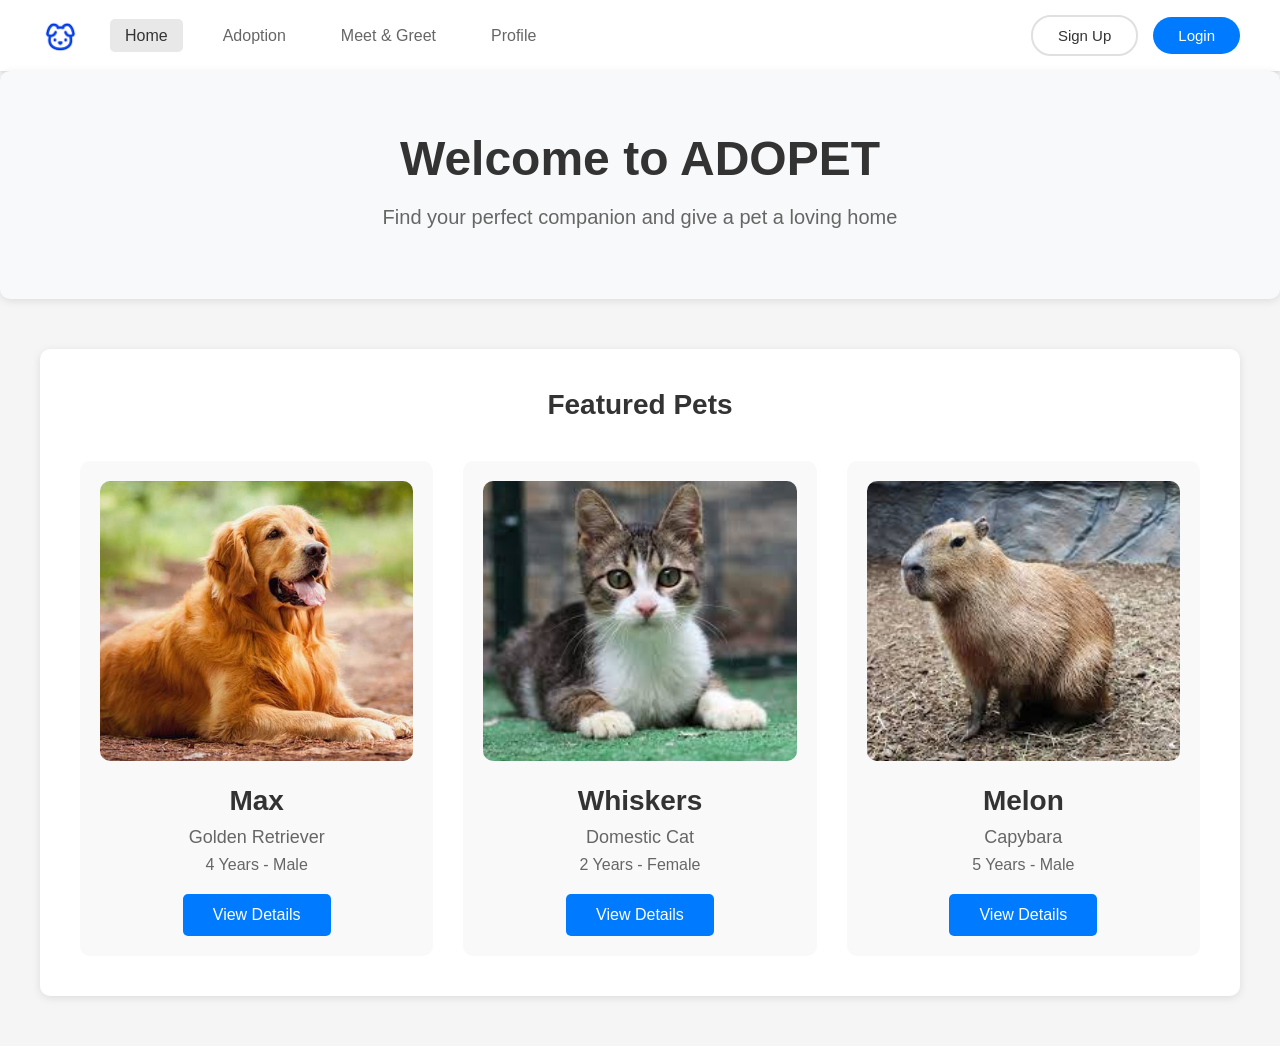
<file: PetAdoption/user/index.html>
<!DOCTYPE html>
<html lang="en">
<head>
    <meta charset="UTF-8">
    <meta name="viewport" content="width=device-width, initial-scale=1.0">
    <title>ADOPET - Home</title>
    <link rel="stylesheet" href="../css/style.css">
    <link rel="stylesheet" href="../css/index.css">
</head>
<body>
    <nav>
        <div class="nav-left">
            <div class="logo">
                <img src="../Image/PetLogo.png" alt="ADOPET Logo">
            </div>
            <ul class="nav-links">
                <li><a href="index.html" class="active">Home</a></li>
                <li><a href="pet.html">Adoption</a></li>
                <li><a href="shelter.html">Meet & Greet</a></li>
                <li><a href="profile.html">Profile</a></li>
            </ul>
        </div>
        <div class="nav-right">
            <a href="signup.html" class="btn btn-signup">Sign Up</a>
            <a href="login.html" class="btn btn-login">Login</a>
        </div>
    </nav>

    <div class="hero-section">
        <h1 class="home-title">Welcome to ADOPET</h1>
        <p class="home-subtitle">Find your perfect companion and give a pet a loving home</p>
    </div>
    
    <div class="home-container">
        <h2 class="featured-title">Featured Pets</h2>
        
        <div class="featured-content">
            <div class="pet-card">
                <img src="../Image/Golden-Retriever.jpg" alt="Max">
                <h2>Max</h2>
                <p class="breed">Golden Retriever</p>
                <p class="details">4 Years - Male</p>
                <button class="view-btn" onclick="window.location.href='pet.html'">View Details</button>
            </div>

            <div class="pet-card">
                <img src="../Image/cats/cat01.jpg" alt="Whiskers">
                <h2>Whiskers</h2>
                <p class="breed">Domestic Cat</p>
                <p class="details">2 Years - Female</p>
                <button class="view-btn" onclick="window.location.href='pet.html'">View Details</button>
            </div>

            <div class="pet-card">
                <img src="../Image/capybaras/capybara01.jpg" alt="Melon">
                <h2>Melon</h2>
                <p class="breed">Capybara</p>
                <p class="details">5 Years - Male</p>
                <button class="view-btn" onclick="window.location.href='pet.html'">View Details</button>
            </div>
        </div>
    </div>
</body>
</html>
</file>
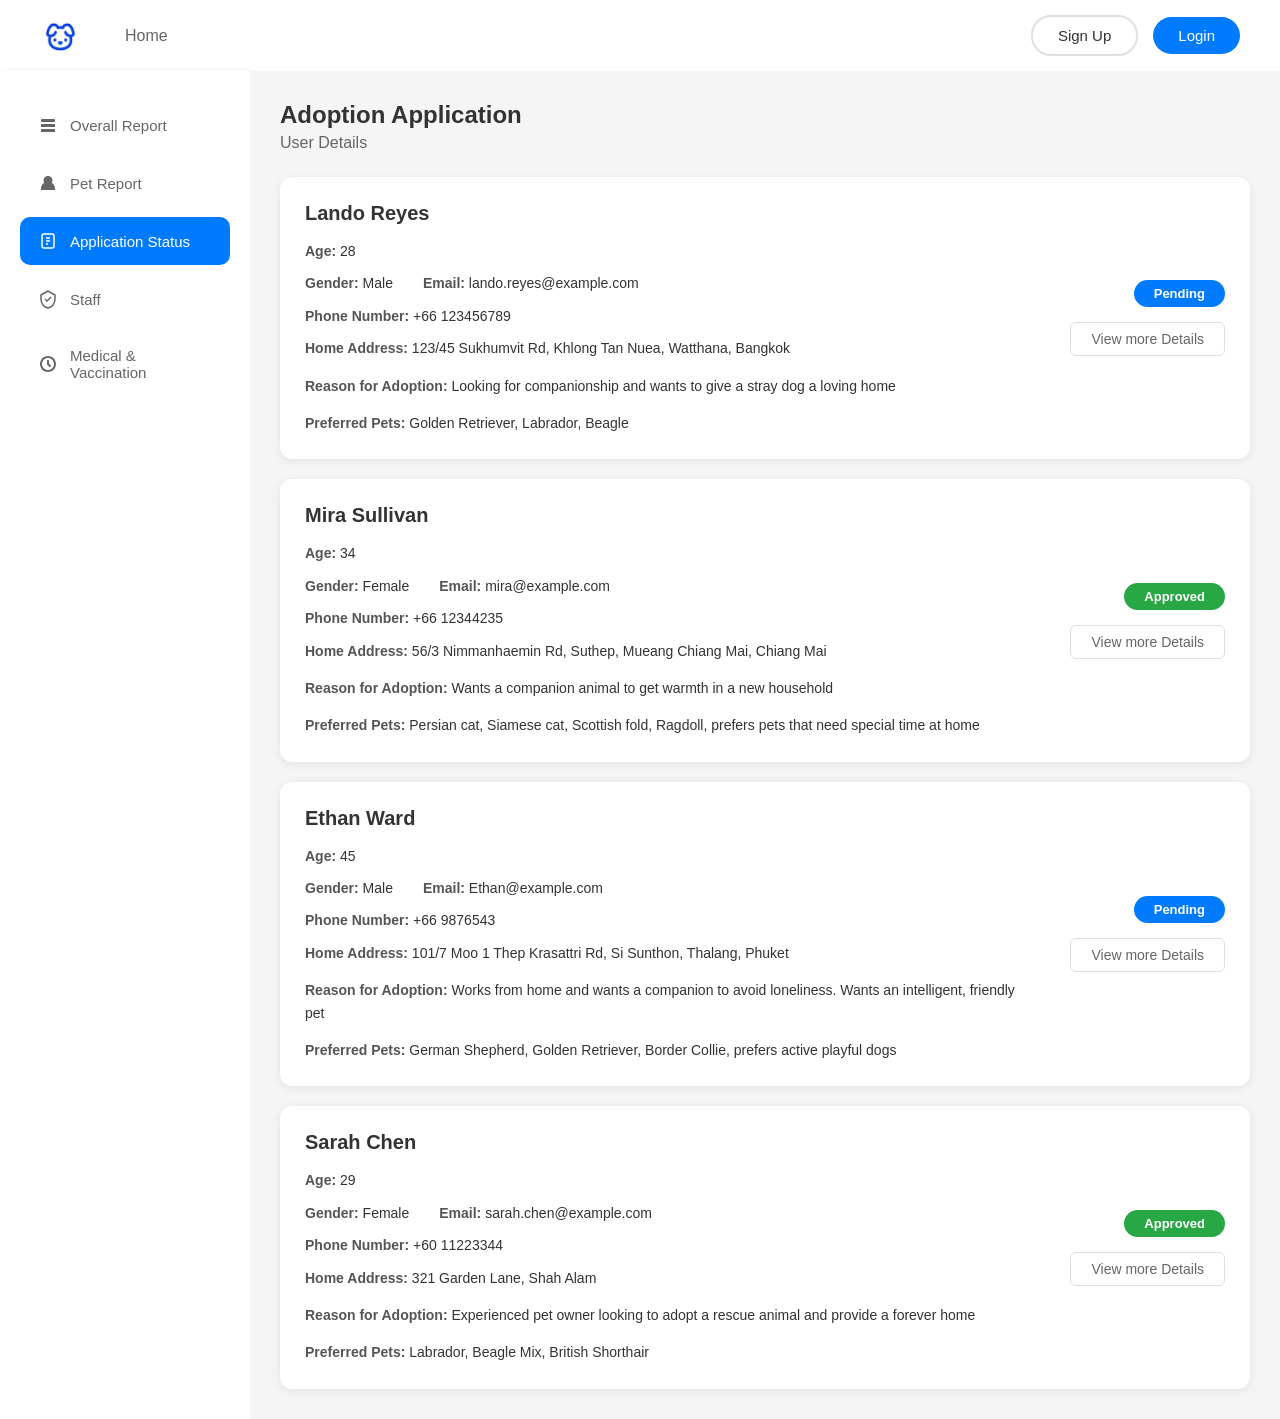
<file: PetAdoption/manager/adoptionApp.html>
<!DOCTYPE html>
<html lang="en">
<head>
    <meta charset="UTF-8">
    <meta name="viewport" content="width=device-width, initial-scale=1.0">
    <title>Adoption Applications - ADOPET Manager</title>
    <link rel="stylesheet" href="../css/style.css">
    <link rel="stylesheet" href="../css/staff.css">
    <link rel="stylesheet" href="../css/buttons.css">
    <link rel="stylesheet" href="../css/adoptionApp.css">
</head>
<body>
    
    <nav>
        <div class="nav-left">
            <div class="logo">
                <img src="../Image/PetLogo.png" alt="Pet Adoption Logo">
            </div>
            <ul class="nav-links">
                <li><a href="manager.html">Home</a></li>
            </ul>
        </div>
        <div class="nav-right">
            <a href="../user/signup.html" class="btn btn-signup">Sign Up</a>
            <a href="../user/login.html" class="btn btn-login">Login</a>
        </div>
    </nav>

    
    <div class="staff-container">
        
        <aside class="sidebar">
            <button class="sidebar-btn" onclick="window.location.href='manager.html'">
                <svg viewBox="0 0 20 20">
                    <rect x="3" y="4" width="14" height="3" rx="0.5"/>
                    <rect x="3" y="9" width="14" height="3" rx="0.5"/>
                    <rect x="3" y="14" width="14" height="3" rx="0.5"/>
                </svg>
                Overall Report
            </button>
            <button class="sidebar-btn" onclick="window.location.href='petReport.html'">
                <svg viewBox="0 0 20 20">
                    <path d="M10 3C7.5 3 5.5 5 5.5 7.5C5.5 8.5 5.8 9.4 6.3 10.1C4.4 11 3 13 3 15.5V17H17V15.5C17 13 15.6 11 13.7 10.1C14.2 9.4 14.5 8.5 14.5 7.5C14.5 5 12.5 3 10 3Z"/>
                </svg>
                Pet Report
            </button>
            <button class="sidebar-btn active">
                <svg viewBox="0 0 20 20">
                    <path d="M14 3H6C4.9 3 4 3.9 4 5V15C4 16.1 4.9 17 6 17H14C15.1 17 16 16.1 16 15V5C16 3.9 15.1 3 14 3Z" stroke="currentColor" stroke-width="1.5" fill="none"/>
                    <line x1="8" y1="7" x2="12" y2="7" stroke="currentColor" stroke-width="1.5"/>
                    <line x1="8" y1="10" x2="12" y2="10" stroke="currentColor" stroke-width="1.5"/>
                    <line x1="8" y1="13" x2="10" y2="13" stroke="currentColor" stroke-width="1.5"/>
                </svg>
                Application Status
            </button>
            <button class="sidebar-btn" onclick="window.location.href='staffManagement.html'">
                <svg viewBox="0 0 20 20">
                    <path d="M10 2L3 6V10C3 14.5 6 18.5 10 19C14 18.5 17 14.5 17 10V6L10 2Z" stroke="currentColor" stroke-width="1.5" fill="none"/>
                    <polyline points="7,10 9,12 13,8" stroke="currentColor" stroke-width="1.5" fill="none"/>
                </svg>
                Staff
            </button>
            <button class="sidebar-btn">
                <svg viewBox="0 0 20 20">
                    <path d="M10 2C5.6 2 2 5.6 2 10C2 14.4 5.6 18 10 18C14.4 18 18 14.4 18 10C18 5.6 14.4 2 10 2ZM10 16C6.7 16 4 13.3 4 10C4 6.7 6.7 4 10 4C13.3 4 16 6.7 16 10C16 13.3 13.3 16 10 16Z"/>
                    <path d="M10 6C9.4 6 9 6.4 9 7V10.4L11.3 12.7C11.7 13.1 12.3 13.1 12.7 12.7C13.1 12.3 13.1 11.7 12.7 11.3L11 9.6V7C11 6.4 10.6 6 10 6Z"/>
                </svg>
                Medical & Vaccination
            </button>
        </aside>

        
        <main class="adoption-app-content">
            <h2>Adoption Application</h2>
            <p class="subtitle">User Details</p>

            
            <div class="application-list">
                
                <div class="application-card">
                    <div class="card-content">
                        <h3 class="applicant-name">Lando Reyes</h3>
                        <div class="applicant-info">
                            <div class="info-row">
                                <p><strong>Age:</strong> 28</p>
                            </div>
                            <div class="info-row">
                                <p><strong>Gender:</strong> Male</p>
                                <p><strong>Email:</strong> lando.reyes@example.com</p>
                            </div>
                            <div class="info-row">
                                <p><strong>Phone Number:</strong> +66 123456789</p>
                            </div>
                            <div class="info-row">
                                <p><strong>Home Address:</strong> 123/45 Sukhumvit Rd, Khlong Tan Nuea, Watthana, Bangkok</p>
                            </div>
                            <div class="reason-section">
                                <p><strong>Reason for Adoption:</strong> Looking for companionship and wants to give a stray dog a loving home</p>
                            </div>
                            <div class="preferred-pets">
                                <p><strong>Preferred Pets:</strong> Golden Retriever, Labrador, Beagle</p>
                            </div>
                        </div>
                    </div>
                    <div class="card-actions">
                        <span class="status-badge pending">Pending</span>
                        <button class="view-details-btn" onclick="window.location.href='adoptionAppDetail.html'">View more Details</button>
                    </div>
                </div>

                
                <div class="application-card">
                    <div class="card-content">
                        <h3 class="applicant-name">Mira Sullivan</h3>
                        <div class="applicant-info">
                            <div class="info-row">
                                <p><strong>Age:</strong> 34</p>
                            </div>
                            <div class="info-row">
                                <p><strong>Gender:</strong> Female</p>
                                <p><strong>Email:</strong> mira@example.com</p>
                            </div>
                            <div class="info-row">
                                <p><strong>Phone Number:</strong> +66 12344235</p>
                            </div>
                            <div class="info-row">
                                <p><strong>Home Address:</strong> 56/3 Nimmanhaemin Rd, Suthep, Mueang Chiang Mai, Chiang Mai</p>
                            </div>
                            <div class="reason-section">
                                <p><strong>Reason for Adoption:</strong> Wants a companion animal to get warmth in a new household</p>
                            </div>
                            <div class="preferred-pets">
                                <p><strong>Preferred Pets:</strong> Persian cat, Siamese cat, Scottish fold, Ragdoll, prefers pets that need special time at home</p>
                            </div>
                        </div>
                    </div>
                    <div class="card-actions">
                        <span class="status-badge approved">Approved</span>
                        <button class="view-details-btn" onclick="window.location.href='adoptionAppDetail.html'">View more Details</button>
                    </div>
                </div>

                
                <div class="application-card">
                    <div class="card-content">
                        <h3 class="applicant-name">Ethan Ward</h3>
                        <div class="applicant-info">
                            <div class="info-row">
                                <p><strong>Age:</strong> 45</p>
                            </div>
                            <div class="info-row">
                                <p><strong>Gender:</strong> Male</p>
                                <p><strong>Email:</strong> Ethan@example.com</p>
                            </div>
                            <div class="info-row">
                                <p><strong>Phone Number:</strong> +66 9876543</p>
                            </div>
                            <div class="info-row">
                                <p><strong>Home Address:</strong> 101/7 Moo 1 Thep Krasattri Rd, Si Sunthon, Thalang, Phuket</p>
                            </div>
                            <div class="reason-section">
                                <p><strong>Reason for Adoption:</strong> Works from home and wants a companion to avoid loneliness. Wants an intelligent, friendly pet</p>
                            </div>
                            <div class="preferred-pets">
                                <p><strong>Preferred Pets:</strong> German Shepherd, Golden Retriever, Border Collie, prefers active playful dogs</p>
                            </div>
                        </div>
                    </div>
                    <div class="card-actions">
                        <span class="status-badge pending">Pending</span>
                        <button class="view-details-btn" onclick="window.location.href='adoptionAppDetail.html'">View more Details</button>
                    </div>
                </div>

                
                <div class="application-card">
                    <div class="card-content">
                        <h3 class="applicant-name">Sarah Chen</h3>
                        <div class="applicant-info">
                            <div class="info-row">
                                <p><strong>Age:</strong> 29</p>
                            </div>
                            <div class="info-row">
                                <p><strong>Gender:</strong> Female</p>
                                <p><strong>Email:</strong> sarah.chen@example.com</p>
                            </div>
                            <div class="info-row">
                                <p><strong>Phone Number:</strong> +60 11223344</p>
                            </div>
                            <div class="info-row">
                                <p><strong>Home Address:</strong> 321 Garden Lane, Shah Alam</p>
                            </div>
                            <div class="reason-section">
                                <p><strong>Reason for Adoption:</strong> Experienced pet owner looking to adopt a rescue animal and provide a forever home</p>
                            </div>
                            <div class="preferred-pets">
                                <p><strong>Preferred Pets:</strong> Labrador, Beagle Mix, British Shorthair</p>
                            </div>
                        </div>
                    </div>
                    <div class="card-actions">
                        <span class="status-badge approved">Approved</span>
                        <button class="view-details-btn" onclick="window.location.href='adoptionAppDetail.html'">View more Details</button>
                    </div>
                </div>
            </div>
        </main>
    </div>
</body>
</html>
</file>
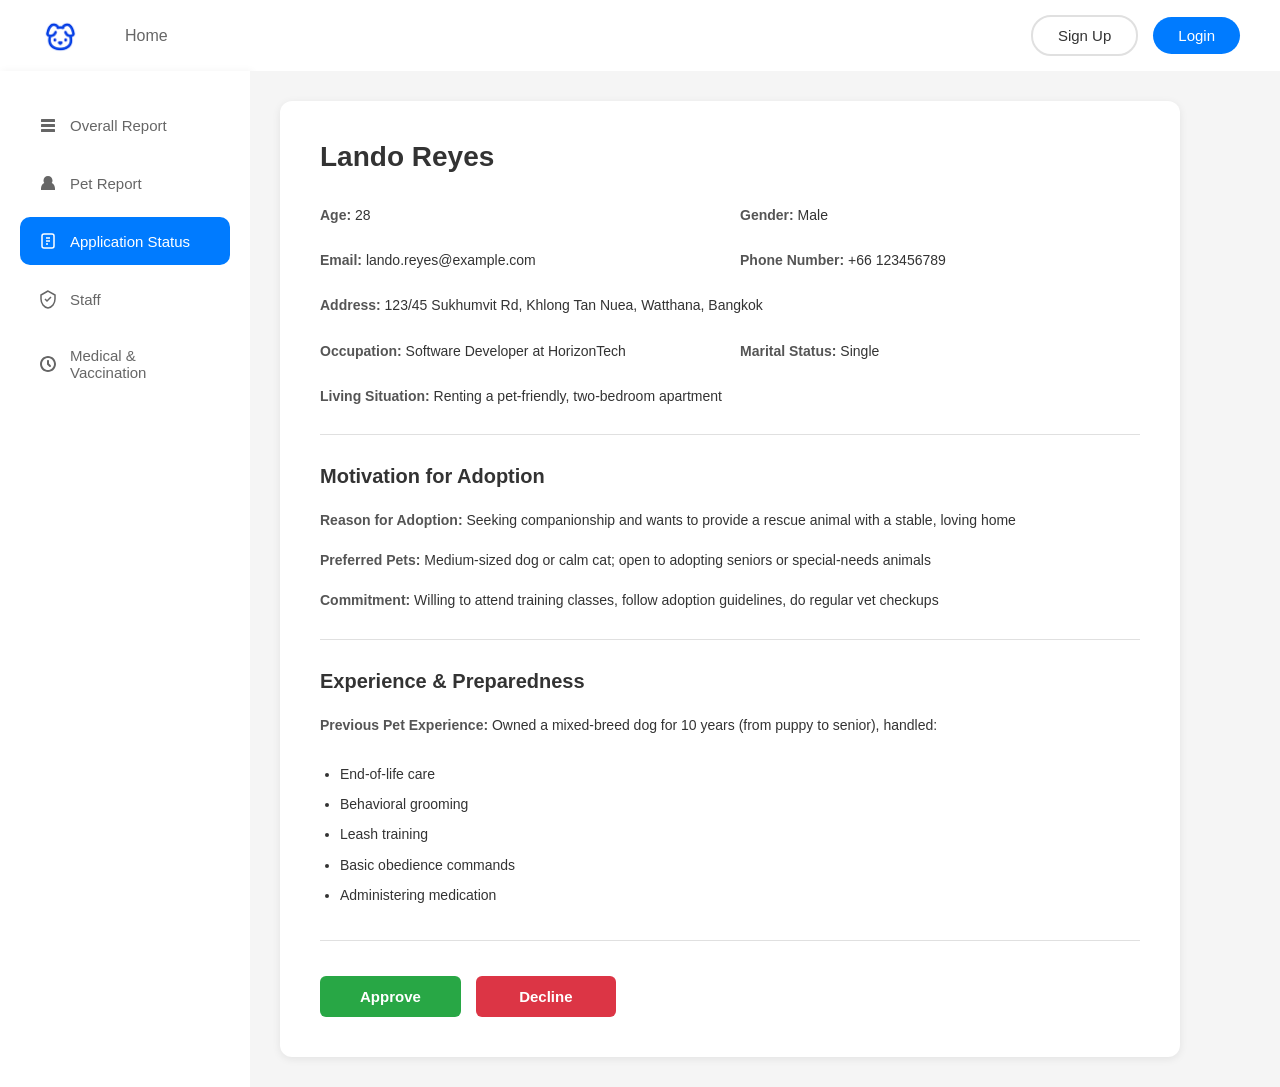
<file: PetAdoption/manager/adoptionAppDetail.html>
<!DOCTYPE html>
<html lang="en">
<head>
    <meta charset="UTF-8">
    <meta name="viewport" content="width=device-width, initial-scale=1.0">
    <title>Application Details - ADOPET Manager</title>
    <link rel="stylesheet" href="../css/style.css">
    <link rel="stylesheet" href="../css/staff.css">
    <link rel="stylesheet" href="../css/buttons.css">
    <link rel="stylesheet" href="../css/adoptionAppDetail.css">
</head>
<body>
    
    <nav>
        <div class="nav-left">
            <div class="logo">
                <img src="../Image/PetLogo.png" alt="Pet Adoption Logo">
            </div>
            <ul class="nav-links">
                <li><a href="manager.html">Home</a></li>
            </ul>
        </div>
        <div class="nav-right">
            <a href="../user/signup.html" class="btn btn-signup">Sign Up</a>
            <a href="../user/login.html" class="btn btn-login">Login</a>
        </div>
    </nav>

    
    <div class="staff-container">
        
        <aside class="sidebar">
            <button class="sidebar-btn" onclick="window.location.href='manager.html'">
                <svg viewBox="0 0 20 20">
                    <rect x="3" y="4" width="14" height="3" rx="0.5"/>
                    <rect x="3" y="9" width="14" height="3" rx="0.5"/>
                    <rect x="3" y="14" width="14" height="3" rx="0.5"/>
                </svg>
                Overall Report
            </button>
            <button class="sidebar-btn" onclick="window.location.href='petReport.html'">
                <svg viewBox="0 0 20 20">
                    <path d="M10 3C7.5 3 5.5 5 5.5 7.5C5.5 8.5 5.8 9.4 6.3 10.1C4.4 11 3 13 3 15.5V17H17V15.5C17 13 15.6 11 13.7 10.1C14.2 9.4 14.5 8.5 14.5 7.5C14.5 5 12.5 3 10 3Z"/>
                </svg>
                Pet Report
            </button>
            <button class="sidebar-btn active">
                <svg viewBox="0 0 20 20">
                    <path d="M14 3H6C4.9 3 4 3.9 4 5V15C4 16.1 4.9 17 6 17H14C15.1 17 16 16.1 16 15V5C16 3.9 15.1 3 14 3Z" stroke="currentColor" stroke-width="1.5" fill="none"/>
                    <line x1="8" y1="7" x2="12" y2="7" stroke="currentColor" stroke-width="1.5"/>
                    <line x1="8" y1="10" x2="12" y2="10" stroke="currentColor" stroke-width="1.5"/>
                    <line x1="8" y1="13" x2="10" y2="13" stroke="currentColor" stroke-width="1.5"/>
                </svg>
                Application Status
            </button>
            <button class="sidebar-btn" onclick="window.location.href='staffManagement.html'">
                <svg viewBox="0 0 20 20">
                    <path d="M10 2L3 6V10C3 14.5 6 18.5 10 19C14 18.5 17 14.5 17 10V6L10 2Z" stroke="currentColor" stroke-width="1.5" fill="none"/>
                    <polyline points="7,10 9,12 13,8" stroke="currentColor" stroke-width="1.5" fill="none"/>
                </svg>
                Staff
            </button>
            <button class="sidebar-btn">
                <svg viewBox="0 0 20 20">
                    <path d="M10 2C5.6 2 2 5.6 2 10C2 14.4 5.6 18 10 18C14.4 18 18 14.4 18 10C18 5.6 14.4 2 10 2ZM10 16C6.7 16 4 13.3 4 10C4 6.7 6.7 4 10 4C13.3 4 16 6.7 16 10C16 13.3 13.3 16 10 16Z"/>
                    <path d="M10 6C9.4 6 9 6.4 9 7V10.4L11.3 12.7C11.7 13.1 12.3 13.1 12.7 12.7C13.1 12.3 13.1 11.7 12.7 11.3L11 9.6V7C11 6.4 10.6 6 10 6Z"/>
                </svg>
                Medical & Vaccination
            </button>
        </aside>

        
        <main class="app-detail-content">
            
            <div id="actionNotification" class="action-notification">
                <svg viewBox="0 0 24 24" class="check-icon">
                    <path d="M20 6L9 17l-5-5" stroke="white" stroke-width="2" fill="none" stroke-linecap="round" stroke-linejoin="round"/>
                </svg>
                <span id="notificationText"></span>
            </div>

            <div class="detail-container">
                <h2 class="applicant-name">Lando Reyes</h2>

                
                <div class="detail-section">
                    <div class="info-grid">
                        <div class="info-item">
                            <p><strong>Age:</strong> 28</p>
                        </div>
                        <div class="info-item">
                            <p><strong>Gender:</strong> Male</p>
                        </div>
                        <div class="info-item">
                            <p><strong>Email:</strong> lando.reyes@example.com</p>
                        </div>
                        <div class="info-item">
                            <p><strong>Phone Number:</strong> +66 123456789</p>
                        </div>
                        <div class="info-item full-width">
                            <p><strong>Address:</strong> 123/45 Sukhumvit Rd, Khlong Tan Nuea, Watthana, Bangkok</p>
                        </div>
                        <div class="info-item">
                            <p><strong>Occupation:</strong> Software Developer at HorizonTech</p>
                        </div>
                        <div class="info-item">
                            <p><strong>Marital Status:</strong> Single</p>
                        </div>
                        <div class="info-item full-width">
                            <p><strong>Living Situation:</strong> Renting a pet-friendly, two-bedroom apartment</p>
                        </div>
                    </div>
                </div>

                
                <div class="detail-section">
                    <h3 class="section-title">Motivation for Adoption</h3>
                    <div class="section-content">
                        <p><strong>Reason for Adoption:</strong> Seeking companionship and wants to provide a rescue animal with a stable, loving home</p>
                        <p><strong>Preferred Pets:</strong> Medium-sized dog or calm cat; open to adopting seniors or special-needs animals</p>
                        <p><strong>Commitment:</strong> Willing to attend training classes, follow adoption guidelines, do regular vet checkups</p>
                    </div>
                </div>

                
                <div class="detail-section">
                    <h3 class="section-title">Experience & Preparedness</h3>
                    <div class="section-content">
                        <p><strong>Previous Pet Experience:</strong> Owned a mixed-breed dog for 10 years (from puppy to senior), handled:</p>
                        <ul class="experience-list">
                            <li>End-of-life care</li>
                            <li>Behavioral grooming</li>
                            <li>Leash training</li>
                            <li>Basic obedience commands</li>
                            <li>Administering medication</li>
                        </ul>
                    </div>
                </div>

                
                <div class="action-buttons">
                    <button class="approve-btn" onclick="handleApprove()">Approve</button>
                    <button class="decline-btn" onclick="handleDecline()">Decline</button>
                </div>
            </div>
        </main>
    </div>

    <script>
        function handleApprove() {
            showNotification('Approved', 'approve');
        }

        function handleDecline() {
            showNotification('Declined', 'decline');
        }

        function showNotification(message, type) {
            const notification = document.getElementById('actionNotification');
            const notificationText = document.getElementById('notificationText');
            notificationText.textContent = message;
            notification.className = 'action-notification show ' + type;
            setTimeout(() => {
                notification.classList.remove('show');
                setTimeout(() => {
                    window.location.href = 'adoptionApp.html';
                }, 300);
            }, 3000);
        }
    </script>
</body>
</html>
</file>
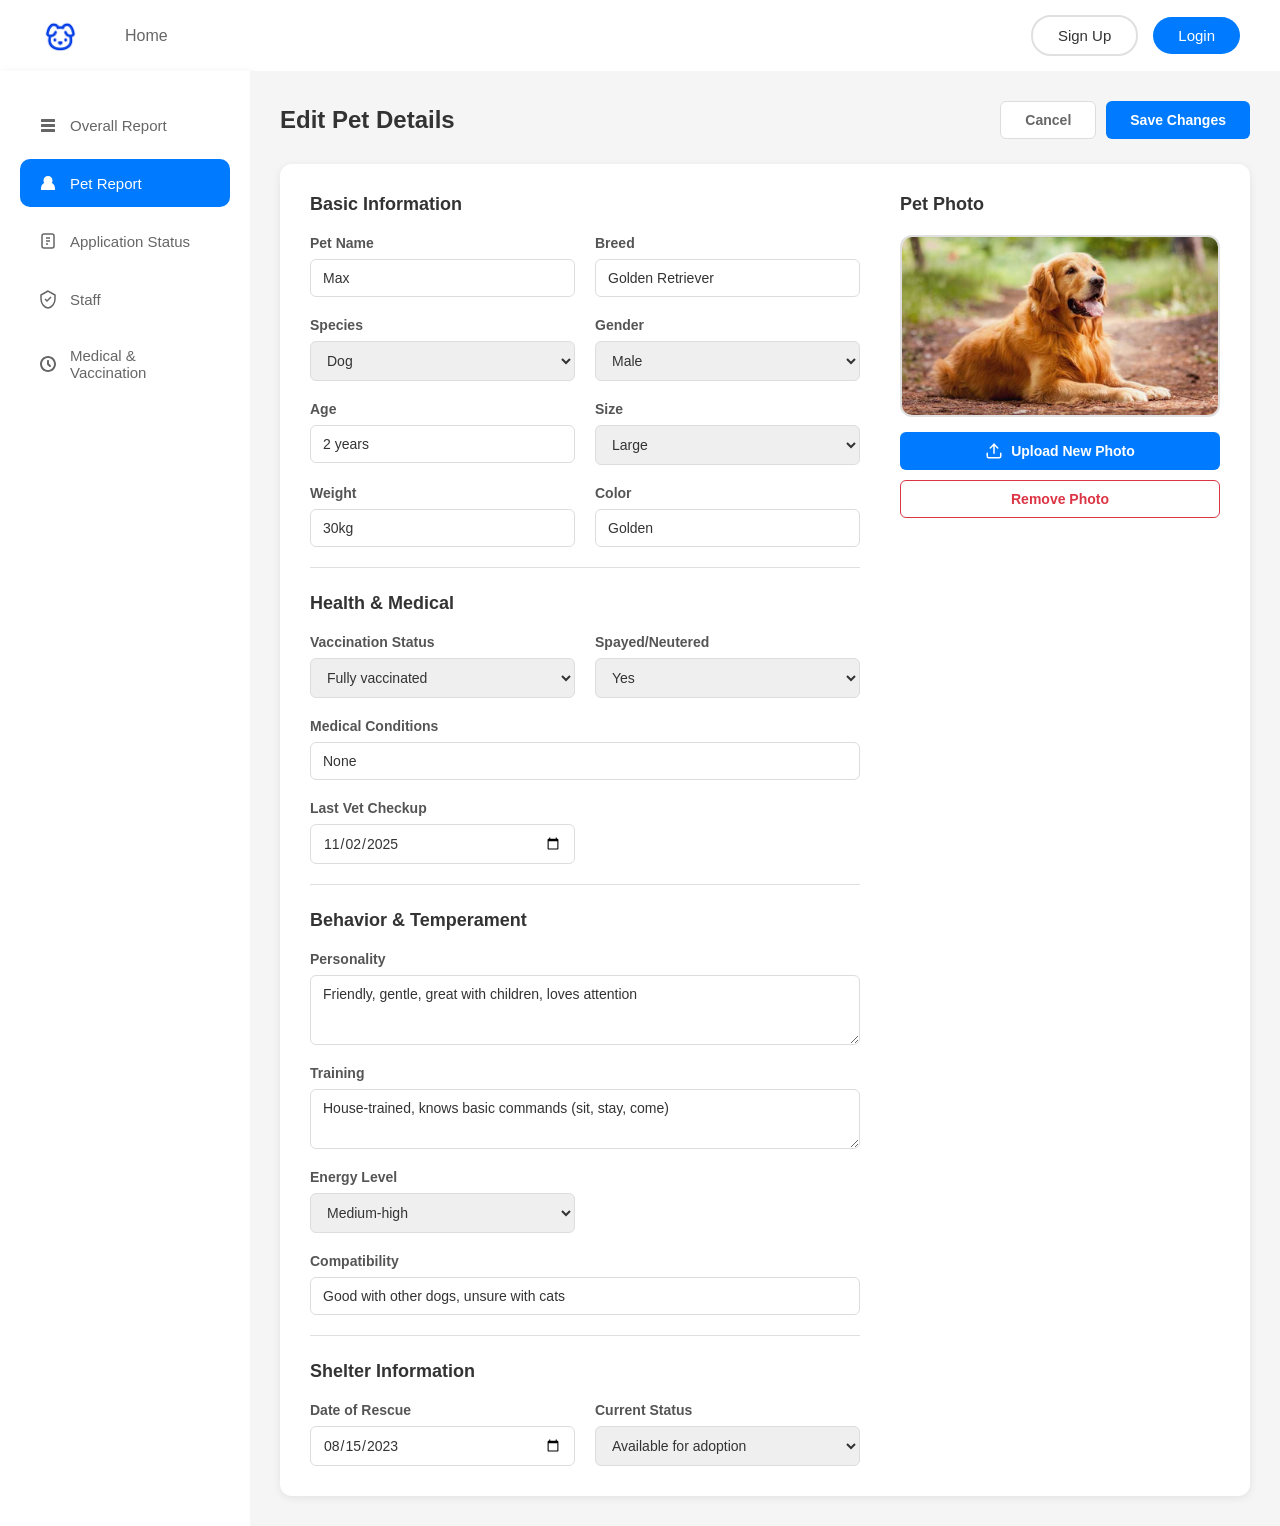
<file: PetAdoption/manager/editPetReport.html>
<!DOCTYPE html>
<html lang="en">
<head>
    <meta charset="UTF-8">
    <meta name="viewport" content="width=device-width, initial-scale=1.0">
    <title>Edit Pet Details - ADOPET Manager</title>
    <link rel="stylesheet" href="../css/style.css">
    <link rel="stylesheet" href="../css/staff.css">
    <link rel="stylesheet" href="../css/buttons.css">
    <link rel="stylesheet" href="../css/editPetReport.css">
</head>
<body>
    
    <nav>
        <div class="nav-left">
            <div class="logo">
                <img src="../Image/PetLogo.png" alt="Pet Adoption Logo">
            </div>
            <ul class="nav-links">
                <li><a href="manager.html">Home</a></li>
            </ul>
        </div>
        <div class="nav-right">
            <a href="../user/signup.html" class="btn btn-signup">Sign Up</a>
            <a href="../user/login.html" class="btn btn-login">Login</a>
        </div>
    </nav>

    
    <div class="staff-container">
        
        <aside class="sidebar">
            <button class="sidebar-btn" onclick="window.location.href='manager.html'">
                <svg viewBox="0 0 20 20">
                    <rect x="3" y="4" width="14" height="3" rx="0.5"/>
                    <rect x="3" y="9" width="14" height="3" rx="0.5"/>
                    <rect x="3" y="14" width="14" height="3" rx="0.5"/>
                </svg>
                Overall Report
            </button>
            <button class="sidebar-btn active">
                <svg viewBox="0 0 20 20">
                    <path d="M10 3C7.5 3 5.5 5 5.5 7.5C5.5 8.5 5.8 9.4 6.3 10.1C4.4 11 3 13 3 15.5V17H17V15.5C17 13 15.6 11 13.7 10.1C14.2 9.4 14.5 8.5 14.5 7.5C14.5 5 12.5 3 10 3Z"/>
                </svg>
                Pet Report
            </button>
            <button class="sidebar-btn" onclick="window.location.href='adoptionApp.html'">
                <svg viewBox="0 0 20 20">
                    <path d="M14 3H6C4.9 3 4 3.9 4 5V15C4 16.1 4.9 17 6 17H14C15.1 17 16 16.1 16 15V5C16 3.9 15.1 3 14 3Z" stroke="currentColor" stroke-width="1.5" fill="none"/>
                    <line x1="8" y1="7" x2="12" y2="7" stroke="currentColor" stroke-width="1.5"/>
                    <line x1="8" y1="10" x2="12" y2="10" stroke="currentColor" stroke-width="1.5"/>
                    <line x1="8" y1="13" x2="10" y2="13" stroke="currentColor" stroke-width="1.5"/>
                </svg>
                Application Status
            </button>
            <button class="sidebar-btn" onclick="window.location.href='staffManagement.html'">
                <svg viewBox="0 0 20 20">
                    <path d="M10 2L3 6V10C3 14.5 6 18.5 10 19C14 18.5 17 14.5 17 10V6L10 2Z" stroke="currentColor" stroke-width="1.5" fill="none"/>
                    <polyline points="7,10 9,12 13,8" stroke="currentColor" stroke-width="1.5" fill="none"/>
                </svg>
                Staff
            </button>
            <button class="sidebar-btn">
                <svg viewBox="0 0 20 20">
                    <path d="M10 2C5.6 2 2 5.6 2 10C2 14.4 5.6 18 10 18C14.4 18 18 14.4 18 10C18 5.6 14.4 2 10 2ZM10 16C6.7 16 4 13.3 4 10C4 6.7 6.7 4 10 4C13.3 4 16 6.7 16 10C16 13.3 13.3 16 10 16Z"/>
                    <path d="M10 6C9.4 6 9 6.4 9 7V10.4L11.3 12.7C11.7 13.1 12.3 13.1 12.7 12.7C13.1 12.3 13.1 11.7 12.7 11.3L11 9.6V7C11 6.4 10.6 6 10 6Z"/>
                </svg>
                Medical & Vaccination
            </button>
        </aside>

        
        <main class="edit-pet-content">
            
            <div id="saveNotification" class="save-notification">
                <svg viewBox="0 0 24 24" class="check-icon">
                    <path d="M20 6L9 17l-5-5" stroke="white" stroke-width="2" fill="none" stroke-linecap="round" stroke-linejoin="round"/>
                </svg>
                <span>Changes Saved</span>
            </div>

            <div class="edit-header">
                <h2>Edit Pet Details</h2>
                <div class="edit-actions">
                    <button class="cancel-btn" onclick="window.location.href='petReportDetail.html'">Cancel</button>
                    <button class="save-btn" onclick="saveChanges(event)">Save Changes</button>
                </div>
            </div>

            <form class="edit-form">
                <div class="form-container">
                    <div class="form-left">
                        
                        <div class="form-section">
                            <h3 class="section-title">Basic Information</h3>
                            <div class="form-grid">
                                <div class="form-group">
                                    <label for="petName">Pet Name</label>
                                    <input type="text" id="petName" name="petName" value="Max" required>
                                </div>

                                <div class="form-group">
                                    <label for="breed">Breed</label>
                                    <input type="text" id="breed" name="breed" value="Golden Retriever" required>
                                </div>

                                <div class="form-group">
                                    <label for="species">Species</label>
                                    <select id="species" name="species" required>
                                        <option value="Dog" selected>Dog</option>
                                        <option value="Cat">Cat</option>
                                        <option value="Bird">Bird</option>
                                        <option value="Rabbit">Rabbit</option>
                                        <option value="Other">Other</option>
                                    </select>
                                </div>

                                <div class="form-group">
                                    <label for="gender">Gender</label>
                                    <select id="gender" name="gender" required>
                                        <option value="Male" selected>Male</option>
                                        <option value="Female">Female</option>
                                    </select>
                                </div>

                                <div class="form-group">
                                    <label for="age">Age</label>
                                    <input type="text" id="age" name="age" value="2 years" required>
                                </div>

                                <div class="form-group">
                                    <label for="size">Size</label>
                                    <select id="size" name="size" required>
                                        <option value="Small">Small</option>
                                        <option value="Medium">Medium</option>
                                        <option value="Large" selected>Large</option>
                                    </select>
                                </div>

                                <div class="form-group">
                                    <label for="weight">Weight</label>
                                    <input type="text" id="weight" name="weight" value="30kg" required>
                                </div>

                                <div class="form-group">
                                    <label for="color">Color</label>
                                    <input type="text" id="color" name="color" value="Golden" required>
                                </div>
                            </div>
                        </div>

                        
                        <div class="form-section">
                            <h3 class="section-title">Health & Medical</h3>
                            <div class="form-grid">
                                <div class="form-group">
                                    <label for="vaccination">Vaccination Status</label>
                                    <select id="vaccination" name="vaccination" required>
                                        <option value="Fully vaccinated" selected>Fully vaccinated</option>
                                        <option value="Partially vaccinated">Partially vaccinated</option>
                                        <option value="Not vaccinated">Not vaccinated</option>
                                    </select>
                                </div>

                                <div class="form-group">
                                    <label for="neutered">Spayed/Neutered</label>
                                    <select id="neutered" name="neutered" required>
                                        <option value="Yes" selected>Yes</option>
                                        <option value="No">No</option>
                                    </select>
                                </div>

                                <div class="form-group full-width">
                                    <label for="medical">Medical Conditions</label>
                                    <input type="text" id="medical" name="medical" value="None">
                                </div>

                                <div class="form-group">
                                    <label for="lastCheckup">Last Vet Checkup</label>
                                    <input type="date" id="lastCheckup" name="lastCheckup" value="2025-11-02" required>
                                </div>
                            </div>
                        </div>

                        
                        <div class="form-section">
                            <h3 class="section-title">Behavior & Temperament</h3>
                            <div class="form-grid">
                                <div class="form-group full-width">
                                    <label for="personality">Personality</label>
                                    <textarea id="personality" name="personality" rows="3">Friendly, gentle, great with children, loves attention</textarea>
                                </div>

                                <div class="form-group full-width">
                                    <label for="training">Training</label>
                                    <textarea id="training" name="training" rows="2">House-trained, knows basic commands (sit, stay, come)</textarea>
                                </div>

                                <div class="form-group">
                                    <label for="energy">Energy Level</label>
                                    <select id="energy" name="energy" required>
                                        <option value="Low">Low</option>
                                        <option value="Medium">Medium</option>
                                        <option value="Medium-high" selected>Medium-high</option>
                                        <option value="High">High</option>
                                    </select>
                                </div>

                                <div class="form-group full-width">
                                    <label for="compatibility">Compatibility</label>
                                    <input type="text" id="compatibility" name="compatibility" value="Good with other dogs, unsure with cats">
                                </div>
                            </div>
                        </div>

                        
                        <div class="form-section">
                            <h3 class="section-title">Shelter Information</h3>
                            <div class="form-grid">
                                <div class="form-group">
                                    <label for="rescueDate">Date of Rescue</label>
                                    <input type="date" id="rescueDate" name="rescueDate" value="2023-08-15" required>
                                </div>

                                <div class="form-group">
                                    <label for="status">Current Status</label>
                                    <select id="status" name="status" required>
                                        <option value="Available for adoption" selected>Available for adoption</option>
                                        <option value="Pending adoption">Pending adoption</option>
                                        <option value="Adopted">Adopted</option>
                                        <option value="Medical care">Medical care</option>
                                        <option value="Not available">Not available</option>
                                    </select>
                                </div>
                            </div>
                        </div>
                    </div>

                    <div class="form-right">
                        
                        <div class="photo-section">
                            <h3 class="section-title">Pet Photo</h3>
                            <div class="photo-upload">
                                <img src="../Image/Golden-Retriever.jpg" alt="Max" class="current-photo" id="photoPreview">
                                <div class="upload-controls">
                                    <label for="photoUpload" class="upload-btn">
                                        <svg viewBox="0 0 24 24" class="upload-icon">
                                            <path d="M21 15v4a2 2 0 0 1-2 2H5a2 2 0 0 1-2-2v-4" fill="none" stroke="currentColor" stroke-width="2" stroke-linecap="round" stroke-linejoin="round"/>
                                            <polyline points="17 8 12 3 7 8" fill="none" stroke="currentColor" stroke-width="2" stroke-linecap="round" stroke-linejoin="round"/>
                                            <line x1="12" y1="3" x2="12" y2="15" stroke="currentColor" stroke-width="2" stroke-linecap="round"/>
                                        </svg>
                                        Upload New Photo
                                    </label>
                                    <input type="file" id="photoUpload" accept="image/*" style="display: none;">
                                    <button type="button" class="remove-photo-btn">Remove Photo</button>
                                </div>
                            </div>
                        </div>
                    </div>
                </div>
            </form>
        </main>
    </div>

    <script>
        function saveChanges(event) {
            event.preventDefault();
            const notification = document.getElementById('saveNotification');
            notification.classList.add('show');
            setTimeout(() => {
                notification.classList.remove('show');
                setTimeout(() => {
                    window.location.href = 'petReportDetail.html';
                }, 300);
            }, 3000);
        }
        document.getElementById('photoUpload').addEventListener('change', function(event) {
            const file = event.target.files[0];
            if (file) {
                const reader = new FileReader();
                reader.onload = function(e) {
                    document.getElementById('photoPreview').src = e.target.result;
                };
                reader.readAsDataURL(file);
            }
        });
        document.querySelector('.remove-photo-btn').addEventListener('click', function() {
            document.getElementById('photoPreview').src = '../Image/placeholder.jpg';
            document.getElementById('photoUpload').value = '';
        });
    </script>
</body>
</html>
</file>
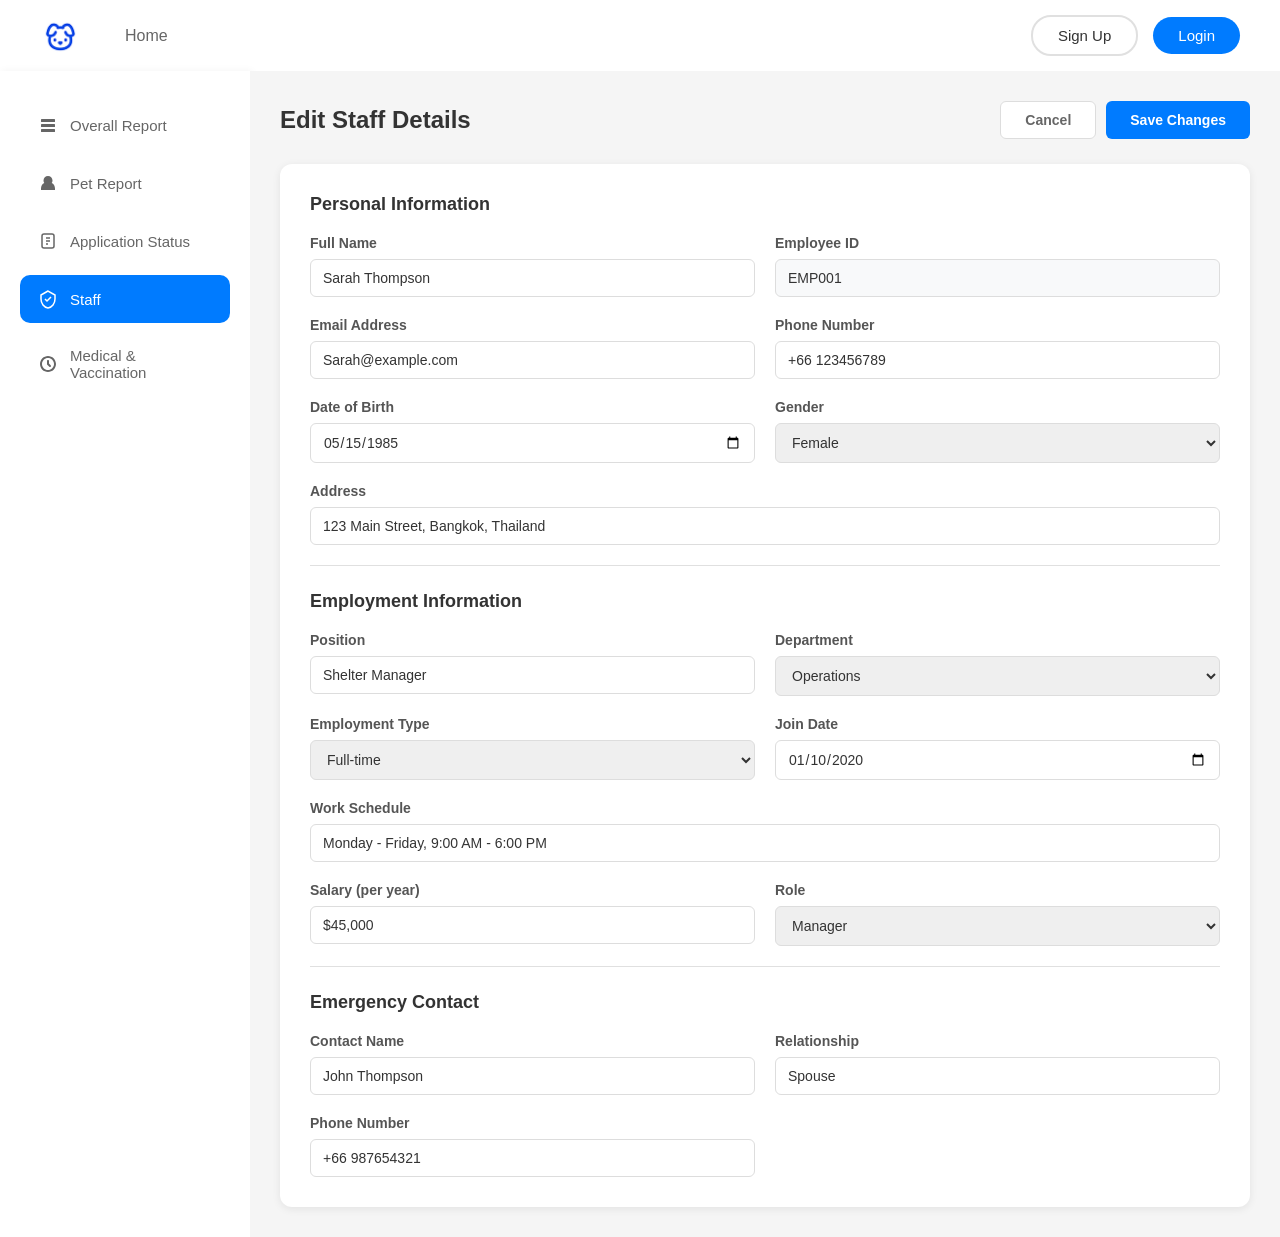
<file: PetAdoption/manager/editStaffDetail.html>
<!DOCTYPE html>
<html lang="en">
<head>
    <meta charset="UTF-8">
    <meta name="viewport" content="width=device-width, initial-scale=1.0">
    <title>Edit Staff Details - ADOPET Manager</title>
    <link rel="stylesheet" href="../css/style.css">
    <link rel="stylesheet" href="../css/staff.css">
    <link rel="stylesheet" href="../css/buttons.css">
    <link rel="stylesheet" href="../css/editStaffDetail.css">
</head>
<body>
    <nav>
        <div class="nav-left">
            <div class="logo">
                <img src="../Image/PetLogo.png" alt="Pet Adoption Logo">
            </div>
            <ul class="nav-links">
                <li><a href="manager.html">Home</a></li>
            </ul>
        </div>
        <div class="nav-right">
            <a href="../user/signup.html" class="btn btn-signup">Sign Up</a>
            <a href="../user/login.html" class="btn btn-login">Login</a>
        </div>
    </nav>

    <div class="staff-container">
        <aside class="sidebar">
            <button class="sidebar-btn" onclick="window.location.href='manager.html'">
                <svg viewBox="0 0 20 20">
                    <rect x="3" y="4" width="14" height="3" rx="0.5"/>
                    <rect x="3" y="9" width="14" height="3" rx="0.5"/>
                    <rect x="3" y="14" width="14" height="3" rx="0.5"/>
                </svg>
                Overall Report
            </button>
            <button class="sidebar-btn" onclick="window.location.href='petReport.html'">
                <svg viewBox="0 0 20 20">
                    <path d="M10 3C7.5 3 5.5 5 5.5 7.5C5.5 8.5 5.8 9.4 6.3 10.1C4.4 11 3 13 3 15.5V17H17V15.5C17 13 15.6 11 13.7 10.1C14.2 9.4 14.5 8.5 14.5 7.5C14.5 5 12.5 3 10 3Z"/>
                </svg>
                Pet Report
            </button>
            <button class="sidebar-btn" onclick="window.location.href='adoptionApp.html'">
                <svg viewBox="0 0 20 20">
                    <path d="M14 3H6C4.9 3 4 3.9 4 5V15C4 16.1 4.9 17 6 17H14C15.1 17 16 16.1 16 15V5C16 3.9 15.1 3 14 3Z" stroke="currentColor" stroke-width="1.5" fill="none"/>
                    <line x1="8" y1="7" x2="12" y2="7" stroke="currentColor" stroke-width="1.5"/>
                    <line x1="8" y1="10" x2="12" y2="10" stroke="currentColor" stroke-width="1.5"/>
                    <line x1="8" y1="13" x2="10" y2="13" stroke="currentColor" stroke-width="1.5"/>
                </svg>
                Application Status
            </button>
            <button class="sidebar-btn active">
                <svg viewBox="0 0 20 20">
                    <path d="M10 2L3 6V10C3 14.5 6 18.5 10 19C14 18.5 17 14.5 17 10V6L10 2Z" stroke="currentColor" stroke-width="1.5" fill="none"/>
                    <polyline points="7,10 9,12 13,8" stroke="currentColor" stroke-width="1.5" fill="none"/>
                </svg>
                Staff
            </button>
            <button class="sidebar-btn">
                <svg viewBox="0 0 20 20">
                    <path d="M10 2C5.6 2 2 5.6 2 10C2 14.4 5.6 18 10 18C14.4 18 18 14.4 18 10C18 5.6 14.4 2 10 2ZM10 16C6.7 16 4 13.3 4 10C4 6.7 6.7 4 10 4C13.3 4 16 6.7 16 10C16 13.3 13.3 16 10 16Z"/>
                    <path d="M10 6C9.4 6 9 6.4 9 7V10.4L11.3 12.7C11.7 13.1 12.3 13.1 12.7 12.7C13.1 12.3 13.1 11.7 12.7 11.3L11 9.6V7C11 6.4 10.6 6 10 6Z"/>
                </svg>
                Medical & Vaccination
            </button>
        </aside>

        
        <main class="edit-staff-content">
            
            <div id="saveNotification" class="save-notification">
                <svg viewBox="0 0 24 24" class="check-icon">
                    <path d="M20 6L9 17l-5-5" stroke="white" stroke-width="2" fill="none" stroke-linecap="round" stroke-linejoin="round"/>
                </svg>
                <span>Changes Saved</span>
            </div>
            <div class="edit-header">
                <h2>Edit Staff Details</h2>
                <div class="edit-actions">
                    <button class="cancel-btn" onclick="window.location.href='staffManagementDetail.html'">Cancel</button>
                    <button class="save-btn" onclick="saveChanges(event)">Save Changes</button>
                </div>
            </div>
            <form class="edit-form">
                <div class="form-container">
                    <div class="form-section">
                        <h3 class="section-title">Personal Information</h3>
                        <div class="form-grid">
                            <div class="form-group">
                                <label for="fullName">Full Name</label>
                                <input type="text" id="fullName" name="fullName" value="Sarah Thompson" required>
                            </div>

                            <div class="form-group">
                                <label for="employeeId">Employee ID</label>
                                <input type="text" id="employeeId" name="employeeId" value="EMP001" readonly>
                            </div>

                            <div class="form-group">
                                <label for="email">Email Address</label>
                                <input type="email" id="email" name="email" value="Sarah@example.com" required>
                            </div>

                            <div class="form-group">
                                <label for="phone">Phone Number</label>
                                <input type="text" id="phone" name="phone" value="+66 123456789" required>
                            </div>

                            <div class="form-group">
                                <label for="dob">Date of Birth</label>
                                <input type="date" id="dob" name="dob" value="1985-05-15" required>
                            </div>

                            <div class="form-group">
                                <label for="gender">Gender</label>
                                <select id="gender" name="gender" required>
                                    <option value="Female" selected>Female</option>
                                    <option value="Male">Male</option>
                                    <option value="Other">Other</option>
                                </select>
                            </div>

                            <div class="form-group full-width">
                                <label for="address">Address</label>
                                <input type="text" id="address" name="address" value="123 Main Street, Bangkok, Thailand" required>
                            </div>
                        </div>
                    </div>

                    <div class="form-section">
                        <h3 class="section-title">Employment Information</h3>
                        <div class="form-grid">
                            <div class="form-group">
                                <label for="position">Position</label>
                                <input type="text" id="position" name="position" value="Shelter Manager" required>
                            </div>

                            <div class="form-group">
                                <label for="department">Department</label>
                                <select id="department" name="department" required>
                                    <option value="Operations" selected>Operations</option>
                                    <option value="Animal Care">Animal Care</option>
                                    <option value="Administration">Administration</option>
                                    <option value="Veterinary">Veterinary</option>
                                    <option value="Volunteer">Volunteer</option>
                                </select>
                            </div>

                            <div class="form-group">
                                <label for="employmentType">Employment Type</label>
                                <select id="employmentType" name="employmentType" required>
                                    <option value="Full-time" selected>Full-time</option>
                                    <option value="Part-time">Part-time</option>
                                    <option value="Contract">Contract</option>
                                    <option value="Volunteer">Volunteer</option>
                                </select>
                            </div>

                            <div class="form-group">
                                <label for="joinDate">Join Date</label>
                                <input type="date" id="joinDate" name="joinDate" value="2020-01-10" required>
                            </div>

                            <div class="form-group full-width">
                                <label for="workSchedule">Work Schedule</label>
                                <input type="text" id="workSchedule" name="workSchedule" value="Monday - Friday, 9:00 AM - 6:00 PM" required>
                            </div>

                            <div class="form-group">
                                <label for="salary">Salary (per year)</label>
                                <input type="text" id="salary" name="salary" value="$45,000" required>
                            </div>

                            <div class="form-group">
                                <label for="role">Role</label>
                                <select id="role" name="role" required>
                                    <option value="Manager" selected>Manager</option>
                                    <option value="Senior Staff">Senior Staff</option>
                                    <option value="Staff">Staff</option>
                                    <option value="Volunteer">Volunteer</option>
                                </select>
                            </div>
                        </div>
                    </div>

                    <div class="form-section">
                        <h3 class="section-title">Emergency Contact</h3>
                        <div class="form-grid">
                            <div class="form-group">
                                <label for="emergencyName">Contact Name</label>
                                <input type="text" id="emergencyName" name="emergencyName" value="John Thompson" required>
                            </div>

                            <div class="form-group">
                                <label for="relationship">Relationship</label>
                                <input type="text" id="relationship" name="relationship" value="Spouse" required>
                            </div>

                            <div class="form-group">
                                <label for="emergencyPhone">Phone Number</label>
                                <input type="text" id="emergencyPhone" name="emergencyPhone" value="+66 987654321" required>
                            </div>
                        </div>
                    </div>
                </div>
            </form>
        </main>
    </div>

    <script>
        function saveChanges(event) {
            event.preventDefault();
            const notification = document.getElementById('saveNotification');
            notification.classList.add('show');
            setTimeout(() => {
                notification.classList.remove('show');
                setTimeout(() => {
                    window.location.href = 'staffManagementDetail.html';
                }, 300);
            }, 3000);
        }
    </script>
</body>
</html>
</file>
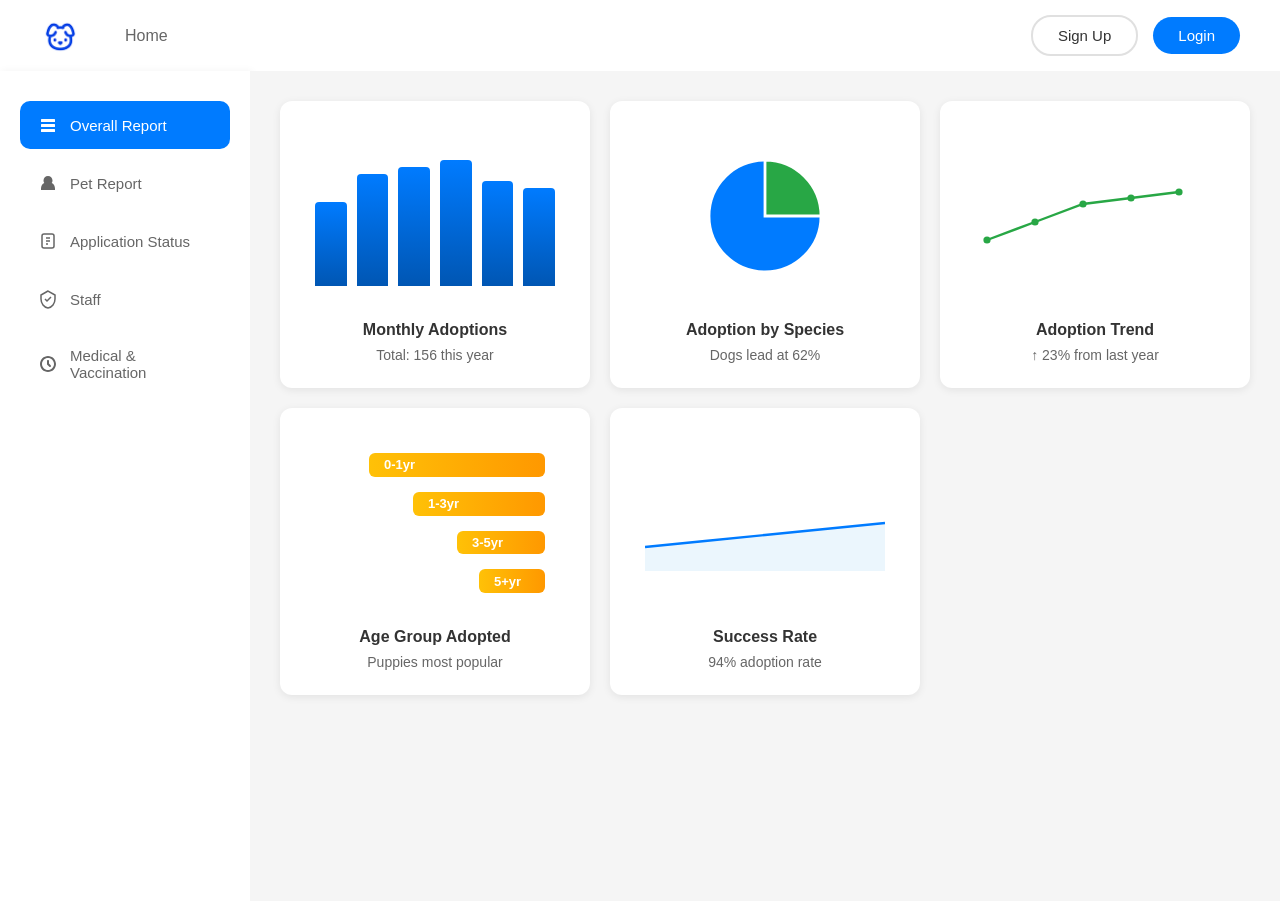
<file: PetAdoption/manager/manager.html>
<!DOCTYPE html>
<html lang="en">
<head>
    <meta charset="UTF-8">
    <meta name="viewport" content="width=device-width, initial-scale=1.0">
    <title>Manager Dashboard - ADOPET</title>
    <link rel="stylesheet" href="../css/style.css">
    <link rel="stylesheet" href="../css/staff.css">
    <link rel="stylesheet" href="../css/buttons.css">
    <link rel="stylesheet" href="../css/manager.css">
</head>
<body>
    
    <nav>
        <div class="nav-left">
            <div class="logo">
                <img src="../Image/PetLogo.png" alt="Pet Adoption Logo">
            </div>
            <ul class="nav-links">
                <li><a href="manager.html">Home</a></li>
            </ul>
        </div>
        <div class="nav-right">
            <a href="../user/signup.html" class="btn btn-signup">Sign Up</a>
            <a href="../user/login.html" class="btn btn-login">Login</a>
        </div>
    </nav>

    
    <div class="staff-container">
        
        <aside class="sidebar">
            <button class="sidebar-btn active">
                <svg viewBox="0 0 20 20">
                    <rect x="3" y="4" width="14" height="3" rx="0.5"/>
                    <rect x="3" y="9" width="14" height="3" rx="0.5"/>
                    <rect x="3" y="14" width="14" height="3" rx="0.5"/>
                </svg>
                Overall Report
            </button>
            <button class="sidebar-btn" onclick="window.location.href='petReport.html'">
                <svg viewBox="0 0 20 20">
                    <path d="M10 3C7.5 3 5.5 5 5.5 7.5C5.5 8.5 5.8 9.4 6.3 10.1C4.4 11 3 13 3 15.5V17H17V15.5C17 13 15.6 11 13.7 10.1C14.2 9.4 14.5 8.5 14.5 7.5C14.5 5 12.5 3 10 3Z"/>
                </svg>
                Pet Report
            </button>
            <button class="sidebar-btn" onclick="window.location.href='adoptionApp.html'">
                <svg viewBox="0 0 20 20">
                    <path d="M14 3H6C4.9 3 4 3.9 4 5V15C4 16.1 4.9 17 6 17H14C15.1 17 16 16.1 16 15V5C16 3.9 15.1 3 14 3Z" stroke="currentColor" stroke-width="1.5" fill="none"/>
                    <line x1="8" y1="7" x2="12" y2="7" stroke="currentColor" stroke-width="1.5"/>
                    <line x1="8" y1="10" x2="12" y2="10" stroke="currentColor" stroke-width="1.5"/>
                    <line x1="8" y1="13" x2="10" y2="13" stroke="currentColor" stroke-width="1.5"/>
                </svg>
                Application Status
            </button>
            <button class="sidebar-btn" onclick="window.location.href='staffManagement.html'">
                <svg viewBox="0 0 20 20">
                    <path d="M10 2L3 6V10C3 14.5 6 18.5 10 19C14 18.5 17 14.5 17 10V6L10 2Z" stroke="currentColor" stroke-width="1.5" fill="none"/>
                    <polyline points="7,10 9,12 13,8" stroke="currentColor" stroke-width="1.5" fill="none"/>
                </svg>
                Staff
            </button>
            <button class="sidebar-btn">
                <svg viewBox="0 0 20 20">
                    <path d="M10 2C5.6 2 2 5.6 2 10C2 14.4 5.6 18 10 18C14.4 18 18 14.4 18 10C18 5.6 14.4 2 10 2ZM10 16C6.7 16 4 13.3 4 10C4 6.7 6.7 4 10 4C13.3 4 16 6.7 16 10C16 13.3 13.3 16 10 16Z"/>
                    <path d="M10 6C9.4 6 9 6.4 9 7V10.4L11.3 12.7C11.7 13.1 12.3 13.1 12.7 12.7C13.1 12.3 13.1 11.7 12.7 11.3L11 9.6V7C11 6.4 10.6 6 10 6Z"/>
                </svg>
                Medical & Vaccination
            </button>
        </aside>

        
        <main class="dashboard-content">
            <div class="dashboard-grid">
                
                <div class="dashboard-card">
                    <div class="chart-placeholder bar-chart">
                        <div class="bar" style="height: 60%;"></div>
                        <div class="bar" style="height: 80%;"></div>
                        <div class="bar" style="height: 85%;"></div>
                        <div class="bar" style="height: 90%;"></div>
                        <div class="bar" style="height: 75%;"></div>
                        <div class="bar" style="height: 70%;"></div>
                    </div>
                    <div class="chart-info">
                        <h3>Monthly Adoptions</h3>
                        <p>Total: 156 this year</p>
                    </div>
                </div>

                
                <div class="dashboard-card">
                    <div class="chart-placeholder pie-chart">
                        <svg viewBox="0 0 100 100" class="pie">
                            <circle cx="50" cy="50" r="40" fill="#007BFF" stroke="white" stroke-width="2"/>
                            <path d="M 50 50 L 50 10 A 40 40 0 0 1 90 50 Z" fill="#28a745" stroke="white" stroke-width="2"/>
                        </svg>
                    </div>
                    <div class="chart-info">
                        <h3>Adoption by Species</h3>
                        <p>Dogs lead at 62%</p>
                    </div>
                </div>

                
                <div class="dashboard-card">
                    <div class="chart-placeholder line-chart">
                        <svg viewBox="0 0 200 80" class="trend-line">
                            <polyline points="10,60 50,45 90,30 130,25 170,20" fill="none" stroke="#28a745" stroke-width="2"/>
                            <circle cx="10" cy="60" r="3" fill="#28a745"/>
                            <circle cx="50" cy="45" r="3" fill="#28a745"/>
                            <circle cx="90" cy="30" r="3" fill="#28a745"/>
                            <circle cx="130" cy="25" r="3" fill="#28a745"/>
                            <circle cx="170" cy="20" r="3" fill="#28a745"/>
                        </svg>
                    </div>
                    <div class="chart-info">
                        <h3>Adoption Trend</h3>
                        <p>↑ 23% from last year</p>
                    </div>
                </div>

                
                <div class="dashboard-card">
                    <div class="chart-placeholder bar-chart-horizontal">
                        <div class="h-bar" style="width: 80%;">
                            <span class="label">0-1yr</span>
                        </div>
                        <div class="h-bar" style="width: 60%;">
                            <span class="label">1-3yr</span>
                        </div>
                        <div class="h-bar" style="width: 40%;">
                            <span class="label">3-5yr</span>
                        </div>
                        <div class="h-bar" style="width: 30%;">
                            <span class="label">5+yr</span>
                        </div>
                    </div>
                    <div class="chart-info">
                        <h3>Age Group Adopted</h3>
                        <p>Puppies most popular</p>
                    </div>
                </div>

                
                <div class="dashboard-card">
                    <div class="chart-placeholder area-chart">
                        <svg viewBox="0 0 200 80" class="area">
                            <polygon points="0,80 0,60 50,55 100,50 150,45 200,40 200,80" fill="#E3F2FD" opacity="0.7"/>
                            <polyline points="0,60 50,55 100,50 150,45 200,40" fill="none" stroke="#007BFF" stroke-width="2"/>
                        </svg>
                    </div>
                    <div class="chart-info">
                        <h3>Success Rate</h3>
                        <p>94% adoption rate</p>
                    </div>
                </div>
            </div>
        </main>
    </div>
</body>
</html>
</file>
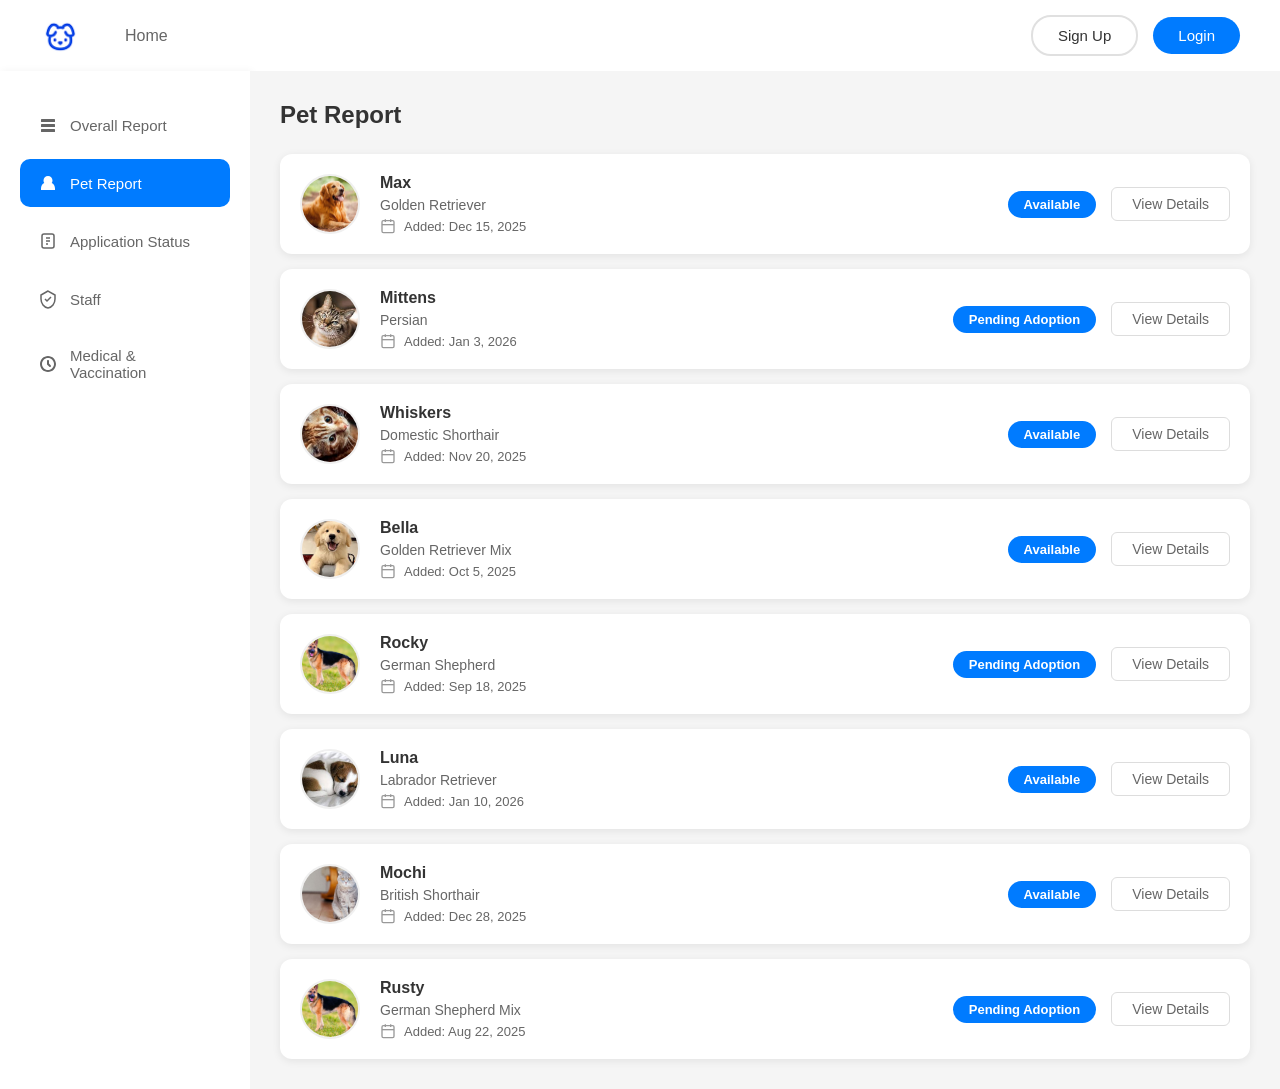
<file: PetAdoption/manager/petReport.html>
<!DOCTYPE html>
<html lang="en">
<head>
    <meta charset="UTF-8">
    <meta name="viewport" content="width=device-width, initial-scale=1.0">
    <title>Pet Report - ADOPET Manager</title>
    <link rel="stylesheet" href="../css/style.css">
    <link rel="stylesheet" href="../css/staff.css">
    <link rel="stylesheet" href="../css/buttons.css">
    <link rel="stylesheet" href="../css/petReport.css">
</head>
<body>
    
    <nav>
        <div class="nav-left">
            <div class="logo">
                <img src="../Image/PetLogo.png" alt="Pet Adoption Logo">
            </div>
            <ul class="nav-links">
                <li><a href="manager.html">Home</a></li>
            </ul>
        </div>
        <div class="nav-right">
            <a href="../user/signup.html" class="btn btn-signup">Sign Up</a>
            <a href="../user/login.html" class="btn btn-login">Login</a>
        </div>
    </nav>

    
    <div class="staff-container">
        
        <aside class="sidebar">
            <button class="sidebar-btn" onclick="window.location.href='manager.html'">
                <svg viewBox="0 0 20 20">
                    <rect x="3" y="4" width="14" height="3" rx="0.5"/>
                    <rect x="3" y="9" width="14" height="3" rx="0.5"/>
                    <rect x="3" y="14" width="14" height="3" rx="0.5"/>
                </svg>
                Overall Report
            </button>
            <button class="sidebar-btn active">
                <svg viewBox="0 0 20 20">
                    <path d="M10 3C7.5 3 5.5 5 5.5 7.5C5.5 8.5 5.8 9.4 6.3 10.1C4.4 11 3 13 3 15.5V17H17V15.5C17 13 15.6 11 13.7 10.1C14.2 9.4 14.5 8.5 14.5 7.5C14.5 5 12.5 3 10 3Z"/>
                </svg>
                Pet Report
            </button>
            <button class="sidebar-btn" onclick="window.location.href='adoptionApp.html'">
                <svg viewBox="0 0 20 20">
                    <path d="M14 3H6C4.9 3 4 3.9 4 5V15C4 16.1 4.9 17 6 17H14C15.1 17 16 16.1 16 15V5C16 3.9 15.1 3 14 3Z" stroke="currentColor" stroke-width="1.5" fill="none"/>
                    <line x1="8" y1="7" x2="12" y2="7" stroke="currentColor" stroke-width="1.5"/>
                    <line x1="8" y1="10" x2="12" y2="10" stroke="currentColor" stroke-width="1.5"/>
                    <line x1="8" y1="13" x2="10" y2="13" stroke="currentColor" stroke-width="1.5"/>
                </svg>
                Application Status
            </button>
            <button class="sidebar-btn" onclick="window.location.href='staffManagement.html'">
                <svg viewBox="0 0 20 20">
                    <path d="M10 2L3 6V10C3 14.5 6 18.5 10 19C14 18.5 17 14.5 17 10V6L10 2Z" stroke="currentColor" stroke-width="1.5" fill="none"/>
                    <polyline points="7,10 9,12 13,8" stroke="currentColor" stroke-width="1.5" fill="none"/>
                </svg>
                Staff
            </button>
            <button class="sidebar-btn">
                <svg viewBox="0 0 20 20">
                    <path d="M10 2C5.6 2 2 5.6 2 10C2 14.4 5.6 18 10 18C14.4 18 18 14.4 18 10C18 5.6 14.4 2 10 2ZM10 16C6.7 16 4 13.3 4 10C4 6.7 6.7 4 10 4C13.3 4 16 6.7 16 10C16 13.3 13.3 16 10 16Z"/>
                    <path d="M10 6C9.4 6 9 6.4 9 7V10.4L11.3 12.7C11.7 13.1 12.3 13.1 12.7 12.7C13.1 12.3 13.1 11.7 12.7 11.3L11 9.6V7C11 6.4 10.6 6 10 6Z"/>
                </svg>
                Medical & Vaccination
            </button>
        </aside>

        
        <main class="pet-report-content">
            <h2>Pet Report</h2>

            
            <div class="pet-list">
                
                <div class="pet-item">
                    <div class="pet-item-left">
                        <img src="../Image/Golden-Retriever.jpg" alt="Max" class="pet-item-photo">
                        <div class="pet-item-info">
                            <h3>Max</h3>
                            <p class="pet-breed">Golden Retriever</p>
                            <div class="pet-item-datetime">
                                <svg viewBox="0 0 24 24" class="calendar-icon">
                                    <rect x="3" y="4" width="18" height="18" rx="2" ry="2" fill="none" stroke="currentColor" stroke-width="2"/>
                                    <line x1="16" y1="2" x2="16" y2="6" stroke="currentColor" stroke-width="2"/>
                                    <line x1="8" y1="2" x2="8" y2="6" stroke="currentColor" stroke-width="2"/>
                                    <line x1="3" y1="10" x2="21" y2="10" stroke="currentColor" stroke-width="2"/>
                                </svg>
                                <span>Added: Dec 15, 2025</span>
                            </div>
                        </div>
                    </div>
                    <div class="pet-item-right">
                        <span class="status-badge available">Available</span>
                        <button class="view-detail-btn" onclick="window.location.href='petReportDetail.html'">View Details</button>
                    </div>
                </div>

                
                <div class="pet-item">
                    <div class="pet-item-left">
                        <img src="../Image/Cat2.jpg" alt="Mittens" class="pet-item-photo">
                        <div class="pet-item-info">
                            <h3>Mittens</h3>
                            <p class="pet-breed">Persian</p>
                            <div class="pet-item-datetime">
                                <svg viewBox="0 0 24 24" class="calendar-icon">
                                    <rect x="3" y="4" width="18" height="18" rx="2" ry="2" fill="none" stroke="currentColor" stroke-width="2"/>
                                    <line x1="16" y1="2" x2="16" y2="6" stroke="currentColor" stroke-width="2"/>
                                    <line x1="8" y1="2" x2="8" y2="6" stroke="currentColor" stroke-width="2"/>
                                    <line x1="3" y1="10" x2="21" y2="10" stroke="currentColor" stroke-width="2"/>
                                </svg>
                                <span>Added: Jan 3, 2026</span>
                            </div>
                        </div>
                    </div>
                    <div class="pet-item-right">
                        <span class="status-badge pending">Pending Adoption</span>
                        <button class="view-detail-btn" onclick="window.location.href='petReportDetail.html'">View Details</button>
                    </div>
                </div>

                
                <div class="pet-item">
                    <div class="pet-item-left">
                        <img src="../Image/cats/cat03.jpg" alt="Whiskers" class="pet-item-photo">
                        <div class="pet-item-info">
                            <h3>Whiskers</h3>
                            <p class="pet-breed">Domestic Shorthair</p>
                            <div class="pet-item-datetime">
                                <svg viewBox="0 0 24 24" class="calendar-icon">
                                    <rect x="3" y="4" width="18" height="18" rx="2" ry="2" fill="none" stroke="currentColor" stroke-width="2"/>
                                    <line x1="16" y1="2" x2="16" y2="6" stroke="currentColor" stroke-width="2"/>
                                    <line x1="8" y1="2" x2="8" y2="6" stroke="currentColor" stroke-width="2"/>
                                    <line x1="3" y1="10" x2="21" y2="10" stroke="currentColor" stroke-width="2"/>
                                </svg>
                                <span>Added: Nov 20, 2025</span>
                            </div>
                        </div>
                    </div>
                    <div class="pet-item-right">
                        <span class="status-badge available">Available</span>
                        <button class="view-detail-btn" onclick="window.location.href='petReportDetail.html'">View Details</button>
                    </div>
                </div>

                
                <div class="pet-item">
                    <div class="pet-item-left">
                        <img src="../Image/dog.jpg" alt="Bella" class="pet-item-photo">
                        <div class="pet-item-info">
                            <h3>Bella</h3>
                            <p class="pet-breed">Golden Retriever Mix</p>
                            <div class="pet-item-datetime">
                                <svg viewBox="0 0 24 24" class="calendar-icon">
                                    <rect x="3" y="4" width="18" height="18" rx="2" ry="2" fill="none" stroke="currentColor" stroke-width="2"/>
                                    <line x1="16" y1="2" x2="16" y2="6" stroke="currentColor" stroke-width="2"/>
                                    <line x1="8" y1="2" x2="8" y2="6" stroke="currentColor" stroke-width="2"/>
                                    <line x1="3" y1="10" x2="21" y2="10" stroke="currentColor" stroke-width="2"/>
                                </svg>
                                <span>Added: Oct 5, 2025</span>
                            </div>
                        </div>
                    </div>
                    <div class="pet-item-right">
                        <span class="status-badge available">Available</span>
                        <button class="view-detail-btn" onclick="window.location.href='petReportDetail.html'">View Details</button>
                    </div>
                </div>

                
                <div class="pet-item">
                    <div class="pet-item-left">
                        <img src="../Image/german-shepherd-2-3.jpg" alt="Rocky" class="pet-item-photo">
                        <div class="pet-item-info">
                            <h3>Rocky</h3>
                            <p class="pet-breed">German Shepherd</p>
                            <div class="pet-item-datetime">
                                <svg viewBox="0 0 24 24" class="calendar-icon">
                                    <rect x="3" y="4" width="18" height="18" rx="2" ry="2" fill="none" stroke="currentColor" stroke-width="2"/>
                                    <line x1="16" y1="2" x2="16" y2="6" stroke="currentColor" stroke-width="2"/>
                                    <line x1="8" y1="2" x2="8" y2="6" stroke="currentColor" stroke-width="2"/>
                                    <line x1="3" y1="10" x2="21" y2="10" stroke="currentColor" stroke-width="2"/>
                                </svg>
                                <span>Added: Sep 18, 2025</span>
                            </div>
                        </div>
                    </div>
                    <div class="pet-item-right">
                        <span class="status-badge pending">Pending Adoption</span>
                        <button class="view-detail-btn" onclick="window.location.href='petReportDetail.html'">View Details</button>
                    </div>
                </div>

                
                <div class="pet-item">
                    <div class="pet-item-left">
                        <img src="../Image/dogs/dog03.jpg" alt="Luna" class="pet-item-photo">
                        <div class="pet-item-info">
                            <h3>Luna</h3>
                            <p class="pet-breed">Labrador Retriever</p>
                            <div class="pet-item-datetime">
                                <svg viewBox="0 0 24 24" class="calendar-icon">
                                    <rect x="3" y="4" width="18" height="18" rx="2" ry="2" fill="none" stroke="currentColor" stroke-width="2"/>
                                    <line x1="16" y1="2" x2="16" y2="6" stroke="currentColor" stroke-width="2"/>
                                    <line x1="8" y1="2" x2="8" y2="6" stroke="currentColor" stroke-width="2"/>
                                    <line x1="3" y1="10" x2="21" y2="10" stroke="currentColor" stroke-width="2"/>
                                </svg>
                                <span>Added: Jan 10, 2026</span>
                            </div>
                        </div>
                    </div>
                    <div class="pet-item-right">
                        <span class="status-badge available">Available</span>
                        <button class="view-detail-btn" onclick="window.location.href='petReportDetail.html'">View Details</button>
                    </div>
                </div>

                
                <div class="pet-item">
                    <div class="pet-item-left">
                        <img src="../Image/Scottish_cat.jpg" alt="Mochi" class="pet-item-photo">
                        <div class="pet-item-info">
                            <h3>Mochi</h3>
                            <p class="pet-breed">British Shorthair</p>
                            <div class="pet-item-datetime">
                                <svg viewBox="0 0 24 24" class="calendar-icon">
                                    <rect x="3" y="4" width="18" height="18" rx="2" ry="2" fill="none" stroke="currentColor" stroke-width="2"/>
                                    <line x1="16" y1="2" x2="16" y2="6" stroke="currentColor" stroke-width="2"/>
                                    <line x1="8" y1="2" x2="8" y2="6" stroke="currentColor" stroke-width="2"/>
                                    <line x1="3" y1="10" x2="21" y2="10" stroke="currentColor" stroke-width="2"/>
                                </svg>
                                <span>Added: Dec 28, 2025</span>
                            </div>
                        </div>
                    </div>
                    <div class="pet-item-right">
                        <span class="status-badge available">Available</span>
                        <button class="view-detail-btn" onclick="window.location.href='petReportDetail.html'">View Details</button>
                    </div>
                </div>

                
                <div class="pet-item">
                    <div class="pet-item-left">
                        <img src="../Image/german-shepherd-2-3.jpg" alt="Rusty" class="pet-item-photo">
                        <div class="pet-item-info">
                            <h3>Rusty</h3>
                            <p class="pet-breed">German Shepherd Mix</p>
                            <div class="pet-item-datetime">
                                <svg viewBox="0 0 24 24" class="calendar-icon">
                                    <rect x="3" y="4" width="18" height="18" rx="2" ry="2" fill="none" stroke="currentColor" stroke-width="2"/>
                                    <line x1="16" y1="2" x2="16" y2="6" stroke="currentColor" stroke-width="2"/>
                                    <line x1="8" y1="2" x2="8" y2="6" stroke="currentColor" stroke-width="2"/>
                                    <line x1="3" y1="10" x2="21" y2="10" stroke="currentColor" stroke-width="2"/>
                                </svg>
                                <span>Added: Aug 22, 2025</span>
                            </div>
                        </div>
                    </div>
                    <div class="pet-item-right">
                        <span class="status-badge pending">Pending Adoption</span>
                        <button class="view-detail-btn" onclick="window.location.href='petReportDetail.html'">View Details</button>
                    </div>
                </div>
            </div>
        </main>
    </div>
</body>
</html>
</file>
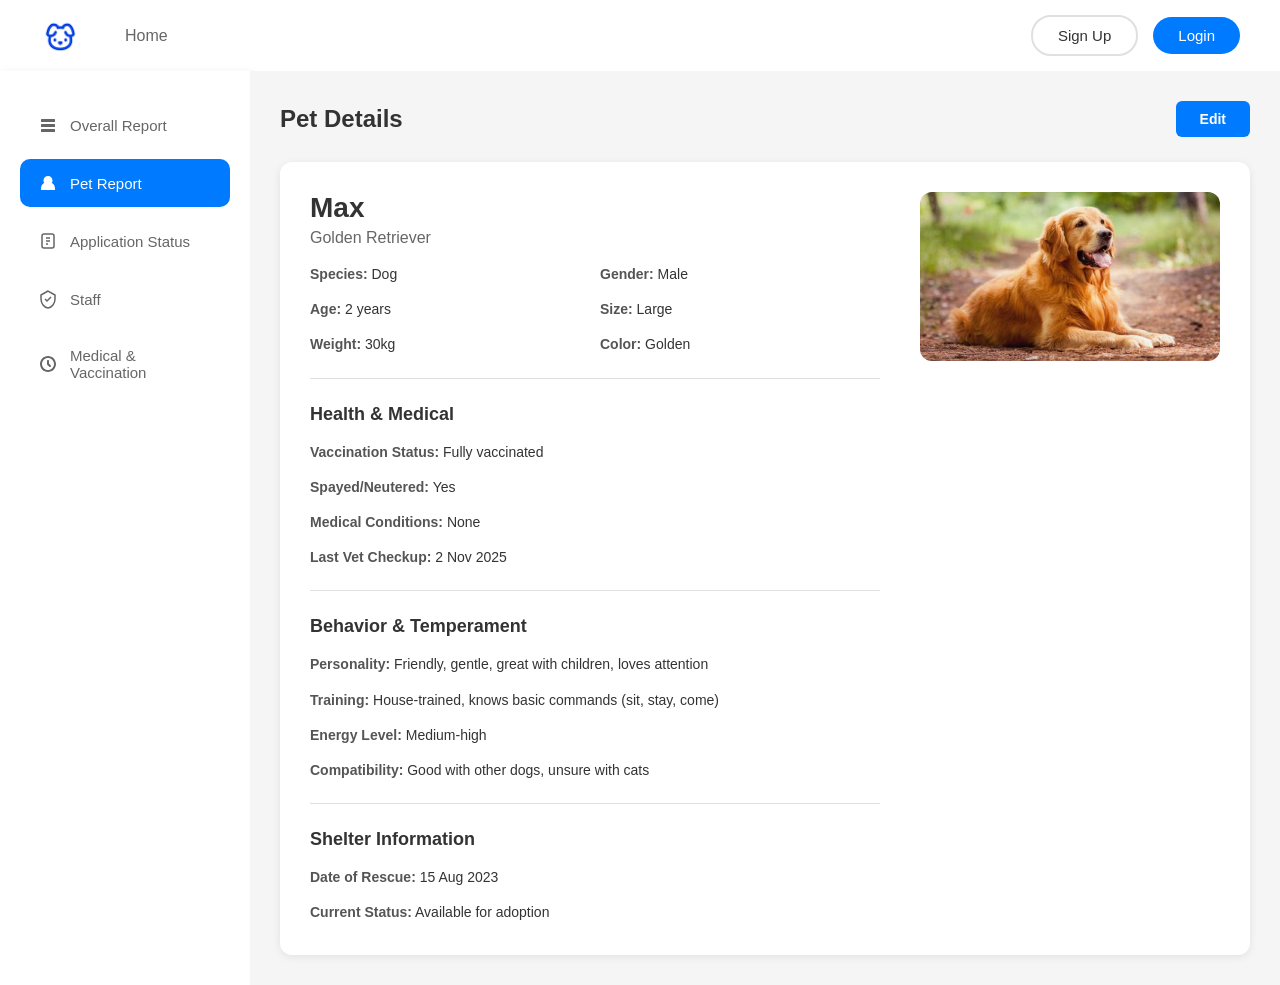
<file: PetAdoption/manager/petReportDetail.html>
<!DOCTYPE html>
<html lang="en">
<head>
    <meta charset="UTF-8">
    <meta name="viewport" content="width=device-width, initial-scale=1.0">
    <title>Pet Details - ADOPET Manager</title>
    <link rel="stylesheet" href="../css/style.css">
    <link rel="stylesheet" href="../css/staff.css">
    <link rel="stylesheet" href="../css/buttons.css">
    <link rel="stylesheet" href="../css/petReportDetail.css">
</head>
<body>
    
    <nav>
        <div class="nav-left">
            <div class="logo">
                <img src="../Image/PetLogo.png" alt="Pet Adoption Logo">
            </div>
            <ul class="nav-links">
                <li><a href="manager.html">Home</a></li>
            </ul>
        </div>
        <div class="nav-right">
            <a href="../user/signup.html" class="btn btn-signup">Sign Up</a>
            <a href="../user/login.html" class="btn btn-login">Login</a>
        </div>
    </nav>

    
    <div class="staff-container">
        
        <aside class="sidebar">
            <button class="sidebar-btn" onclick="window.location.href='manager.html'">
                <svg viewBox="0 0 20 20">
                    <rect x="3" y="4" width="14" height="3" rx="0.5"/>
                    <rect x="3" y="9" width="14" height="3" rx="0.5"/>
                    <rect x="3" y="14" width="14" height="3" rx="0.5"/>
                </svg>
                Overall Report
            </button>
            <button class="sidebar-btn active">
                <svg viewBox="0 0 20 20">
                    <path d="M10 3C7.5 3 5.5 5 5.5 7.5C5.5 8.5 5.8 9.4 6.3 10.1C4.4 11 3 13 3 15.5V17H17V15.5C17 13 15.6 11 13.7 10.1C14.2 9.4 14.5 8.5 14.5 7.5C14.5 5 12.5 3 10 3Z"/>
                </svg>
                Pet Report
            </button>
            <button class="sidebar-btn" onclick="window.location.href='adoptionApp.html'">
                <svg viewBox="0 0 20 20">
                    <path d="M14 3H6C4.9 3 4 3.9 4 5V15C4 16.1 4.9 17 6 17H14C15.1 17 16 16.1 16 15V5C16 3.9 15.1 3 14 3Z" stroke="currentColor" stroke-width="1.5" fill="none"/>
                    <line x1="8" y1="7" x2="12" y2="7" stroke="currentColor" stroke-width="1.5"/>
                    <line x1="8" y1="10" x2="12" y2="10" stroke="currentColor" stroke-width="1.5"/>
                    <line x1="8" y1="13" x2="10" y2="13" stroke="currentColor" stroke-width="1.5"/>
                </svg>
                Application Status
            </button>
            <button class="sidebar-btn" onclick="window.location.href='staffManagement.html'">
                <svg viewBox="0 0 20 20">
                    <path d="M10 2L3 6V10C3 14.5 6 18.5 10 19C14 18.5 17 14.5 17 10V6L10 2Z" stroke="currentColor" stroke-width="1.5" fill="none"/>
                    <polyline points="7,10 9,12 13,8" stroke="currentColor" stroke-width="1.5" fill="none"/>
                </svg>
                Staff
            </button>
            <button class="sidebar-btn">
                <svg viewBox="0 0 20 20">
                    <path d="M10 2C5.6 2 2 5.6 2 10C2 14.4 5.6 18 10 18C14.4 18 18 14.4 18 10C18 5.6 14.4 2 10 2ZM10 16C6.7 16 4 13.3 4 10C4 6.7 6.7 4 10 4C13.3 4 16 6.7 16 10C16 13.3 13.3 16 10 16Z"/>
                    <path d="M10 6C9.4 6 9 6.4 9 7V10.4L11.3 12.7C11.7 13.1 12.3 13.1 12.7 12.7C13.1 12.3 13.1 11.7 12.7 11.3L11 9.6V7C11 6.4 10.6 6 10 6Z"/>
                </svg>
                Medical & Vaccination
            </button>
        </aside>

        
        <main class="pet-detail-content">
            <div class="detail-header">
                <h2>Pet Details</h2>
                <button class="edit-btn" onclick="window.location.href='editPetReport.html'">Edit</button>
            </div>

            <div class="detail-container">
                <div class="detail-left">
                    
                    <div class="detail-section">
                        <h3 class="pet-name">Max</h3>
                        <p class="pet-breed">Golden Retriever</p>
                        <div class="basic-info">
                            <p><strong>Species:</strong> Dog</p>
                            <p><strong>Gender:</strong> Male</p>
                            <p><strong>Age:</strong> 2 years</p>
                            <p><strong>Size:</strong> Large</p>
                            <p><strong>Weight:</strong> 30kg</p>
                            <p><strong>Color:</strong> Golden</p>
                        </div>
                    </div>

                    
                    <div class="detail-section">
                        <h3 class="section-title">Health & Medical</h3>
                        <div class="section-content">
                            <p><strong>Vaccination Status:</strong> Fully vaccinated</p>
                            <p><strong>Spayed/Neutered:</strong> Yes</p>
                            <p><strong>Medical Conditions:</strong> None</p>
                            <p><strong>Last Vet Checkup:</strong> 2 Nov 2025</p>
                        </div>
                    </div>

                    
                    <div class="detail-section">
                        <h3 class="section-title">Behavior & Temperament</h3>
                        <div class="section-content">
                            <p><strong>Personality:</strong> Friendly, gentle, great with children, loves attention</p>
                            <p><strong>Training:</strong> House-trained, knows basic commands (sit, stay, come)</p>
                            <p><strong>Energy Level:</strong> Medium-high</p>
                            <p><strong>Compatibility:</strong> Good with other dogs, unsure with cats</p>
                        </div>
                    </div>

                    
                    <div class="detail-section">
                        <h3 class="section-title">Shelter Information</h3>
                        <div class="section-content">
                            <p><strong>Date of Rescue:</strong> 15 Aug 2023</p>
                            <p><strong>Current Status:</strong> Available for adoption</p>
                        </div>
                    </div>
                </div>

                <div class="detail-right">
                    <img src="../Image/Golden-Retriever.jpg" alt="Max" class="pet-detail-photo">
                </div>
            </div>
        </main>
    </div>
</body>
</html>
</file>
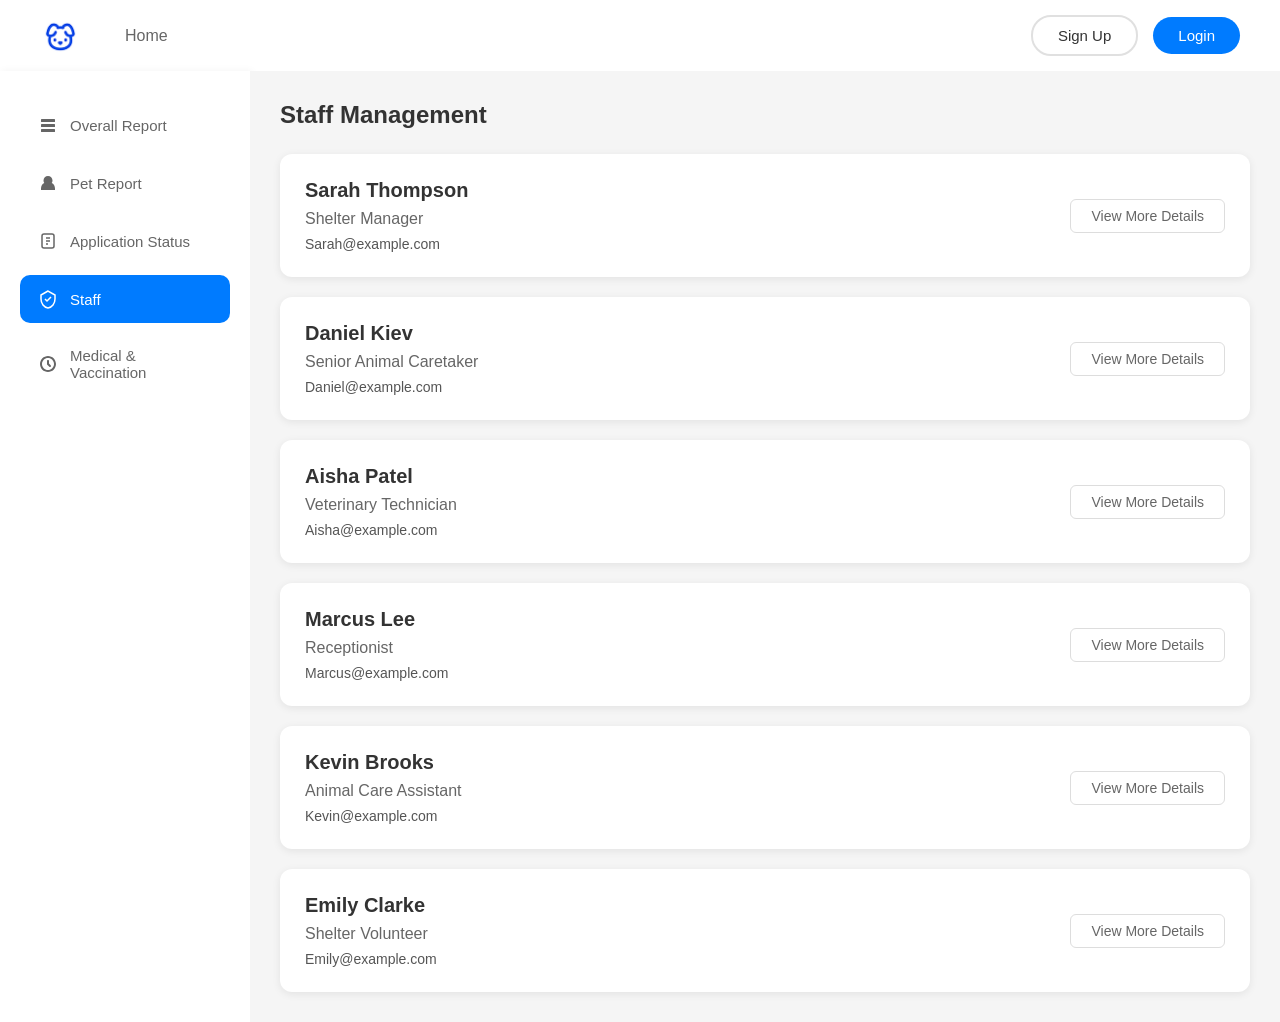
<file: PetAdoption/manager/staffManagement.html>
<!DOCTYPE html>
<html lang="en">
<head>
    <meta charset="UTF-8">
    <meta name="viewport" content="width=device-width, initial-scale=1.0">
    <title>Staff Management - ADOPET Manager</title>
    <link rel="stylesheet" href="../css/style.css">
    <link rel="stylesheet" href="../css/staff.css">
    <link rel="stylesheet" href="../css/buttons.css">
    <link rel="stylesheet" href="../css/staffManagement.css">
</head>
<body>
    
    <nav>
        <div class="nav-left">
            <div class="logo">
                <img src="../Image/PetLogo.png" alt="Pet Adoption Logo">
            </div>
            <ul class="nav-links">
                <li><a href="manager.html">Home</a></li>
            </ul>
        </div>
        <div class="nav-right">
            <a href="../user/signup.html" class="btn btn-signup">Sign Up</a>
            <a href="../user/login.html" class="btn btn-login">Login</a>
        </div>
    </nav>

    
    <div class="staff-container">
        
        <aside class="sidebar">
            <button class="sidebar-btn" onclick="window.location.href='manager.html'">
                <svg viewBox="0 0 20 20">
                    <rect x="3" y="4" width="14" height="3" rx="0.5"/>
                    <rect x="3" y="9" width="14" height="3" rx="0.5"/>
                    <rect x="3" y="14" width="14" height="3" rx="0.5"/>
                </svg>
                Overall Report
            </button>
            <button class="sidebar-btn" onclick="window.location.href='petReport.html'">
                <svg viewBox="0 0 20 20">
                    <path d="M10 3C7.5 3 5.5 5 5.5 7.5C5.5 8.5 5.8 9.4 6.3 10.1C4.4 11 3 13 3 15.5V17H17V15.5C17 13 15.6 11 13.7 10.1C14.2 9.4 14.5 8.5 14.5 7.5C14.5 5 12.5 3 10 3Z"/>
                </svg>
                Pet Report
            </button>
            <button class="sidebar-btn" onclick="window.location.href='adoptionApp.html'">
                <svg viewBox="0 0 20 20">
                    <path d="M14 3H6C4.9 3 4 3.9 4 5V15C4 16.1 4.9 17 6 17H14C15.1 17 16 16.1 16 15V5C16 3.9 15.1 3 14 3Z" stroke="currentColor" stroke-width="1.5" fill="none"/>
                    <line x1="8" y1="7" x2="12" y2="7" stroke="currentColor" stroke-width="1.5"/>
                    <line x1="8" y1="10" x2="12" y2="10" stroke="currentColor" stroke-width="1.5"/>
                    <line x1="8" y1="13" x2="10" y2="13" stroke="currentColor" stroke-width="1.5"/>
                </svg>
                Application Status
            </button>
            <button class="sidebar-btn active">
                <svg viewBox="0 0 20 20">
                    <path d="M10 2L3 6V10C3 14.5 6 18.5 10 19C14 18.5 17 14.5 17 10V6L10 2Z" stroke="currentColor" stroke-width="1.5" fill="none"/>
                    <polyline points="7,10 9,12 13,8" stroke="currentColor" stroke-width="1.5" fill="none"/>
                </svg>
                Staff
            </button>
            <button class="sidebar-btn">
                <svg viewBox="0 0 20 20">
                    <path d="M10 2C5.6 2 2 5.6 2 10C2 14.4 5.6 18 10 18C14.4 18 18 14.4 18 10C18 5.6 14.4 2 10 2ZM10 16C6.7 16 4 13.3 4 10C4 6.7 6.7 4 10 4C13.3 4 16 6.7 16 10C16 13.3 13.3 16 10 16Z"/>
                    <path d="M10 6C9.4 6 9 6.4 9 7V10.4L11.3 12.7C11.7 13.1 12.3 13.1 12.7 12.7C13.1 12.3 13.1 11.7 12.7 11.3L11 9.6V7C11 6.4 10.6 6 10 6Z"/>
                </svg>
                Medical & Vaccination
            </button>
        </aside>

        
        <main class="staff-management-content">
            <h2>Staff Management</h2>

            
            <div class="staff-list">
                
                <div class="staff-card">
                    <div class="card-content">
                        <h3 class="staff-name">Sarah Thompson</h3>
                        <p class="staff-position">Shelter Manager</p>
                        <p class="staff-email">Sarah@example.com</p>
                    </div>
                    <div class="card-actions">
                        <button class="view-details-btn" onclick="window.location.href='staffManagementDetail.html'">View More Details</button>
                    </div>
                </div>

                
                <div class="staff-card">
                    <div class="card-content">
                        <h3 class="staff-name">Daniel Kiev</h3>
                        <p class="staff-position">Senior Animal Caretaker</p>
                        <p class="staff-email">Daniel@example.com</p>
                    </div>
                    <div class="card-actions">
                        <button class="view-details-btn" onclick="window.location.href='staffManagementDetail.html'">View More Details</button>
                    </div>
                </div>

                
                <div class="staff-card">
                    <div class="card-content">
                        <h3 class="staff-name">Aisha Patel</h3>
                        <p class="staff-position">Veterinary Technician</p>
                        <p class="staff-email">Aisha@example.com</p>
                    </div>
                    <div class="card-actions">
                        <button class="view-details-btn" onclick="window.location.href='staffManagementDetail.html'">View More Details</button>
                    </div>
                </div>

                
                <div class="staff-card">
                    <div class="card-content">
                        <h3 class="staff-name">Marcus Lee</h3>
                        <p class="staff-position">Receptionist</p>
                        <p class="staff-email">Marcus@example.com</p>
                    </div>
                    <div class="card-actions">
                        <button class="view-details-btn" onclick="window.location.href='staffManagementDetail.html'">View More Details</button>
                    </div>
                </div>

                
                <div class="staff-card">
                    <div class="card-content">
                        <h3 class="staff-name">Kevin Brooks</h3>
                        <p class="staff-position">Animal Care Assistant</p>
                        <p class="staff-email">Kevin@example.com</p>
                    </div>
                    <div class="card-actions">
                        <button class="view-details-btn" onclick="window.location.href='staffManagementDetail.html'">View More Details</button>
                    </div>
                </div>

                
                <div class="staff-card">
                    <div class="card-content">
                        <h3 class="staff-name">Emily Clarke</h3>
                        <p class="staff-position">Shelter Volunteer</p>
                        <p class="staff-email">Emily@example.com</p>
                    </div>
                    <div class="card-actions">
                        <button class="view-details-btn" onclick="window.location.href='staffManagementDetail.html'">View More Details</button>
                    </div>
                </div>
            </div>
        </main>
    </div>
</body>
</html>
</file>
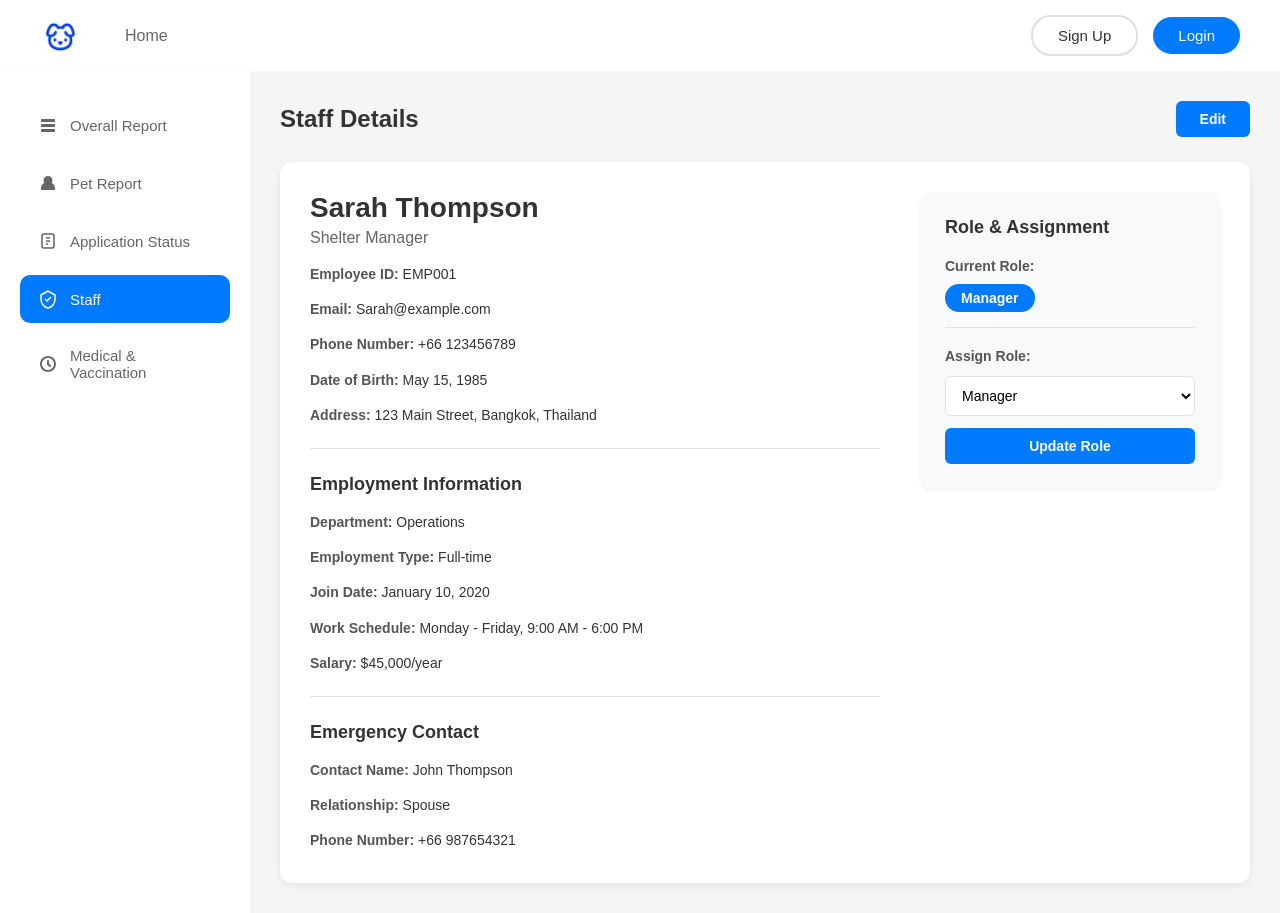
<file: PetAdoption/manager/staffManagementDetail.html>
<!DOCTYPE html>
<html lang="en">
<head>
    <meta charset="UTF-8">
    <meta name="viewport" content="width=device-width, initial-scale=1.0">
    <title>Staff Details - ADOPET Manager</title>
    <link rel="stylesheet" href="../css/style.css">
    <link rel="stylesheet" href="../css/staff.css">
    <link rel="stylesheet" href="../css/buttons.css">
    <link rel="stylesheet" href="../css/staffManagementDetail.css">
</head>
<body>
    
    <nav>
        <div class="nav-left">
            <div class="logo">
                <img src="../Image/PetLogo.png" alt="Pet Adoption Logo">
            </div>
            <ul class="nav-links">
                <li><a href="manager.html">Home</a></li>
            </ul>
        </div>
        <div class="nav-right">
            <a href="../user/signup.html" class="btn btn-signup">Sign Up</a>
            <a href="../user/login.html" class="btn btn-login">Login</a>
        </div>
    </nav>

    
    <div class="staff-container">
        
        <aside class="sidebar">
            <button class="sidebar-btn" onclick="window.location.href='manager.html'">
                <svg viewBox="0 0 20 20">
                    <rect x="3" y="4" width="14" height="3" rx="0.5"/>
                    <rect x="3" y="9" width="14" height="3" rx="0.5"/>
                    <rect x="3" y="14" width="14" height="3" rx="0.5"/>
                </svg>
                Overall Report
            </button>
            <button class="sidebar-btn" onclick="window.location.href='petReport.html'">
                <svg viewBox="0 0 20 20">
                    <path d="M10 3C7.5 3 5.5 5 5.5 7.5C5.5 8.5 5.8 9.4 6.3 10.1C4.4 11 3 13 3 15.5V17H17V15.5C17 13 15.6 11 13.7 10.1C14.2 9.4 14.5 8.5 14.5 7.5C14.5 5 12.5 3 10 3Z"/>
                </svg>
                Pet Report
            </button>
            <button class="sidebar-btn" onclick="window.location.href='adoptionApp.html'">
                <svg viewBox="0 0 20 20">
                    <path d="M14 3H6C4.9 3 4 3.9 4 5V15C4 16.1 4.9 17 6 17H14C15.1 17 16 16.1 16 15V5C16 3.9 15.1 3 14 3Z" stroke="currentColor" stroke-width="1.5" fill="none"/>
                    <line x1="8" y1="7" x2="12" y2="7" stroke="currentColor" stroke-width="1.5"/>
                    <line x1="8" y1="10" x2="12" y2="10" stroke="currentColor" stroke-width="1.5"/>
                    <line x1="8" y1="13" x2="10" y2="13" stroke="currentColor" stroke-width="1.5"/>
                </svg>
                Application Status
            </button>
            <button class="sidebar-btn active">
                <svg viewBox="0 0 20 20">
                    <path d="M10 2L3 6V10C3 14.5 6 18.5 10 19C14 18.5 17 14.5 17 10V6L10 2Z" stroke="currentColor" stroke-width="1.5" fill="none"/>
                    <polyline points="7,10 9,12 13,8" stroke="currentColor" stroke-width="1.5" fill="none"/>
                </svg>
                Staff
            </button>
            <button class="sidebar-btn">
                <svg viewBox="0 0 20 20">
                    <path d="M10 2C5.6 2 2 5.6 2 10C2 14.4 5.6 18 10 18C14.4 18 18 14.4 18 10C18 5.6 14.4 2 10 2ZM10 16C6.7 16 4 13.3 4 10C4 6.7 6.7 4 10 4C13.3 4 16 6.7 16 10C16 13.3 13.3 16 10 16Z"/>
                    <path d="M10 6C9.4 6 9 6.4 9 7V10.4L11.3 12.7C11.7 13.1 12.3 13.1 12.7 12.7C13.1 12.3 13.1 11.7 12.7 11.3L11 9.6V7C11 6.4 10.6 6 10 6Z"/>
                </svg>
                Medical & Vaccination
            </button>
        </aside>

        
        <main class="staff-detail-content">
            
            <div id="saveNotification" class="save-notification">
                <svg viewBox="0 0 24 24" class="check-icon">
                    <path d="M20 6L9 17l-5-5" stroke="white" stroke-width="2" fill="none" stroke-linecap="round" stroke-linejoin="round"/>
                </svg>
                <span>Role Updated Successfully!</span>
            </div>

            <div class="detail-header">
                <h2>Staff Details</h2>
                <button class="edit-btn" onclick="window.location.href='editStaffDetail.html'">Edit</button>
            </div>

            <div class="detail-container">
                <div class="detail-left">
                    
                    <div class="detail-section">
                        <h3 class="staff-name">Sarah Thompson</h3>
                        <p class="staff-position">Shelter Manager</p>
                        <div class="basic-info">
                            <p><strong>Employee ID:</strong> EMP001</p>
                            <p><strong>Email:</strong> Sarah@example.com</p>
                            <p><strong>Phone Number:</strong> +66 123456789</p>
                            <p><strong>Date of Birth:</strong> May 15, 1985</p>
                            <p><strong>Address:</strong> 123 Main Street, Bangkok, Thailand</p>
                        </div>
                    </div>

                    
                    <div class="detail-section">
                        <h3 class="section-title">Employment Information</h3>
                        <div class="section-content">
                            <p><strong>Department:</strong> Operations</p>
                            <p><strong>Employment Type:</strong> Full-time</p>
                            <p><strong>Join Date:</strong> January 10, 2020</p>
                            <p><strong>Work Schedule:</strong> Monday - Friday, 9:00 AM - 6:00 PM</p>
                            <p><strong>Salary:</strong> $45,000/year</p>
                        </div>
                    </div>

                    
                    <div class="detail-section">
                        <h3 class="section-title">Emergency Contact</h3>
                        <div class="section-content">
                            <p><strong>Contact Name:</strong> John Thompson</p>
                            <p><strong>Relationship:</strong> Spouse</p>
                            <p><strong>Phone Number:</strong> +66 987654321</p>
                        </div>
                    </div>
                </div>

                <div class="detail-right">
                    
                    <div class="role-card">
                        <h3 class="role-title">Role & Assignment</h3>
                        <div class="current-role">
                            <p><strong>Current Role:</strong></p>
                            <span class="role-badge manager">Manager</span>
                        </div>
                        <div class="role-options">
                            <label><strong>Assign Role:</strong></label>
                            <select id="roleSelect" class="role-select">
                                <option value="manager" selected>Manager</option>
                                <option value="senior-staff">Senior Staff</option>
                                <option value="staff">Staff</option>
                                <option value="volunteer">Volunteer</option>
                            </select>
                            <button class="assign-role-btn" onclick="assignRole()">Update Role</button>
                        </div>
                    </div>
                </div>
            </div>
        </main>
    </div>

    <script>
        function assignRole() {
            const roleSelect = document.getElementById('roleSelect');
            const selectedRole = roleSelect.options[roleSelect.selectedIndex].text;
            const notification = document.getElementById('saveNotification');
            notification.classList.add('show');
            const roleBadge = document.querySelector('.role-badge');
            roleBadge.textContent = selectedRole;
            roleBadge.className = 'role-badge ' + roleSelect.value;
            setTimeout(() => {
                notification.classList.remove('show');
            }, 3000);
        }
    </script>
</body>
</html>
</file>
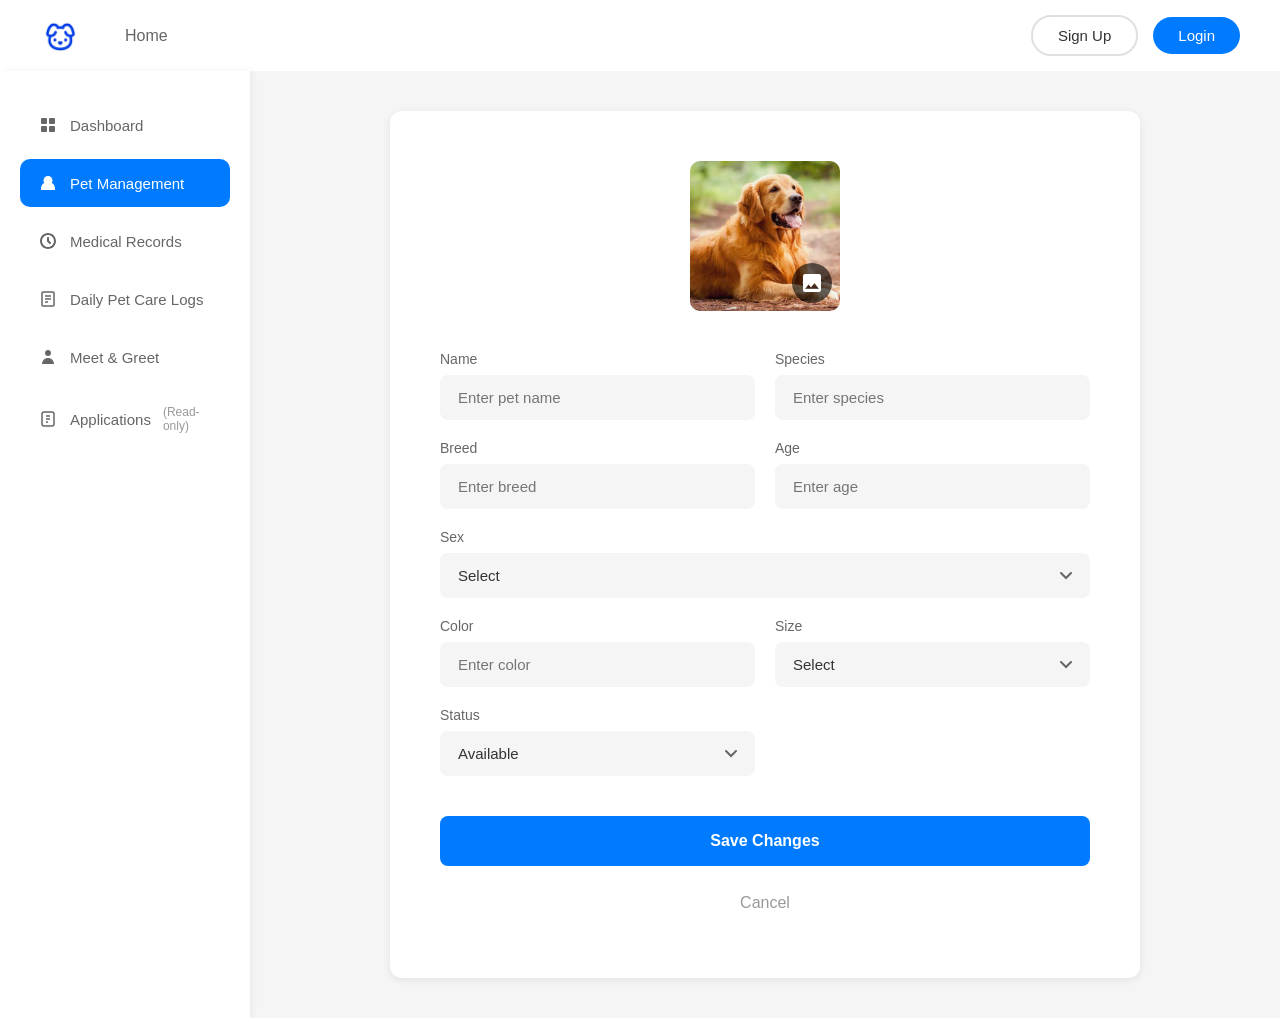
<file: PetAdoption/staff/addNewPet.html>
<!DOCTYPE html>
<html lang="en">
<head>
    <meta charset="UTF-8">
    <meta name="viewport" content="width=device-width, initial-scale=1.0">
    <title>Add New Pet - ADOPET Staff</title>
    <link rel="stylesheet" href="../css/style.css">
    <link rel="stylesheet" href="../css/staff.css">
    <link rel="stylesheet" href="../css/editPet.css">
    <link rel="stylesheet" href="../css/buttons.css">
</head>
<body>
    <nav>
        <div class="nav-left">
            <div class="logo">
                <img src="../Image/PetLogo.png" alt="Pet Adoption Logo">
            </div>
            <ul class="nav-links">
                <li><a href="staff.html">Home</a></li>
            </ul>
        </div>
        <div class="nav-right">
            <a href="../user/signup.html" class="btn btn-signup">Sign Up</a>
            <a href="../user/login.html" class="btn btn-login">Login</a>
        </div>
    </nav>
    <div class="staff-container">
        <aside class="sidebar">
            <button class="sidebar-btn" onclick="window.location.href='staff.html'">
                <svg viewBox="0 0 20 20">
                    <rect x="3" y="3" width="6" height="6" rx="1"/>
                    <rect x="11" y="3" width="6" height="6" rx="1"/>
                    <rect x="3" y="11" width="6" height="6" rx="1"/>
                    <rect x="11" y="11" width="6" height="6" rx="1"/>
                </svg>
                Dashboard
            </button>
            <button class="sidebar-btn active">
                <svg viewBox="0 0 20 20">
                    <path d="M10 3C7.5 3 5.5 5 5.5 7.5C5.5 8.5 5.8 9.4 6.3 10.1C4.4 11 3 13 3 15.5V17H17V15.5C17 13 15.6 11 13.7 10.1C14.2 9.4 14.5 8.5 14.5 7.5C14.5 5 12.5 3 10 3Z"/>
                </svg>
                Pet Management
            </button>
            <button class="sidebar-btn">
                <svg viewBox="0 0 20 20">
                    <path d="M10 2C5.6 2 2 5.6 2 10C2 14.4 5.6 18 10 18C14.4 18 18 14.4 18 10C18 5.6 14.4 2 10 2ZM10 16C6.7 16 4 13.3 4 10C4 6.7 6.7 4 10 4C13.3 4 16 6.7 16 10C16 13.3 13.3 16 10 16Z"/>
                    <path d="M10 6C9.4 6 9 6.4 9 7V10.4L11.3 12.7C11.7 13.1 12.3 13.1 12.7 12.7C13.1 12.3 13.1 11.7 12.7 11.3L11 9.6V7C11 6.4 10.6 6 10 6Z"/>
                </svg>
                Medical Records
            </button>
            <button class="sidebar-btn" onclick="window.location.href='careLogs.html'">
                <svg viewBox="0 0 20 20">
                    <rect x="4" y="3" width="12" height="14" rx="1" stroke="currentColor" stroke-width="1.5" fill="none"/>
                    <line x1="7" y1="7" x2="13" y2="7" stroke="currentColor" stroke-width="1.5"/>
                    <line x1="7" y1="10" x2="13" y2="10" stroke="currentColor" stroke-width="1.5"/>
                    <line x1="7" y1="13" x2="10" y2="13" stroke="currentColor" stroke-width="1.5"/>
                </svg>
                Daily Pet Care Logs
            </button>
            <button class="sidebar-btn" onclick="window.location.href='shelterAppointment.html'">
                <svg viewBox="0 0 20 20">
                    <path d="M10 9C11.7 9 13 7.7 13 6C13 4.3 11.7 3 10 3C8.3 3 7 4.3 7 6C7 7.7 8.3 9 10 9Z"/>
                    <path d="M10 11C6.7 11 4 13.7 4 17H16C16 13.7 13.3 11 10 11Z"/>
                </svg>
                Meet & Greet
            </button>
            <button class="sidebar-btn">
                <svg viewBox="0 0 20 20">
                    <path d="M14 3H6C4.9 3 4 3.9 4 5V15C4 16.1 4.9 17 6 17H14C15.1 17 16 16.1 16 15V5C16 3.9 15.1 3 14 3Z" stroke="currentColor" stroke-width="1.5" fill="none"/>
                    <line x1="8" y1="7" x2="12" y2="7" stroke="currentColor" stroke-width="1.5"/>
                    <line x1="8" y1="10" x2="12" y2="10" stroke="currentColor" stroke-width="1.5"/>
                    <line x1="8" y1="13" x2="10" y2="13" stroke="currentColor" stroke-width="1.5"/>
                </svg>
                Applications
                <span class="read-only">(Read-only)</span>
            </button>
        </aside>
        <main class="edit-pet-content">
            <div class="edit-pet-form">
                <div class="pet-photo-section">
                    <div class="pet-photo">
                        <img src="../Image/Golden-Retriever.jpg" alt="Pet Photo" id="petPhoto">
                        <button class="photo-upload-btn">
                            <svg viewBox="0 0 24 24">
                                <path d="M21 19V5c0-1.1-.9-2-2-2H5c-1.1 0-2 .9-2 2v14c0 1.1.9 2 2 2h14c1.1 0 2-.9 2-2zM8.5 13.5l2.5 3.01L14.5 12l4.5 6H5l3.5-4.5z"/>
                            </svg>
                        </button>
                        <input type="file" id="photoInput" accept="image/*" style="display: none;">
                    </div>
                </div>

                <form id="addPetForm">
                    <div class="form-row">
                        <div class="form-field">
                            <label>Name</label>
                            <input type="text" placeholder="Enter pet name" class="form-input" required>
                        </div>
                        <div class="form-field">
                            <label>Species</label>
                            <input type="text" placeholder="Enter species" class="form-input" required>
                        </div>
                    </div>

                    <div class="form-row">
                        <div class="form-field">
                            <label>Breed</label>
                            <input type="text" placeholder="Enter breed" class="form-input" required>
                        </div>
                        <div class="form-field">
                            <label>Age</label>
                            <input type="number" placeholder="Enter age" class="form-input" required>
                        </div>
                    </div>

                    <div class="form-field full-width">
                        <label>Sex</label>
                        <select class="form-select" required>
                            <option value="">Select</option>
                            <option value="male">Male</option>
                            <option value="female">Female</option>
                        </select>
                    </div>

                    <div class="form-row">
                        <div class="form-field">
                            <label>Color</label>
                            <input type="text" placeholder="Enter color" class="form-input" required>
                        </div>
                        <div class="form-field">
                            <label>Size</label>
                            <select class="form-select" required>
                                <option value="">Select</option>
                                <option value="small">Small</option>
                                <option value="medium">Medium</option>
                                <option value="large">Large</option>
                            </select>
                        </div>
                        <div class="form-field">
                            <label>Status</label>
                            <select class="form-select" required>
                                <option value="">Select</option>
                                <option value="available" selected>Available</option>
                                <option value="pending">Pending</option>
                                <option value="adopted">Adopted</option>
                            </select>
                        </div>
                    </div>

                    <div class="form-actions">
                        <button type="submit" class="save-btn">Save Changes</button>
                        <button type="button" class="cancel-btn" onclick="window.location.href='petManagement.html'">Cancel</button>
                    </div>
                </form>
            </div>
        </main>
    </div>

    <script>
        document.querySelector('.photo-upload-btn').addEventListener('click', function(e) {
            e.preventDefault();
            document.getElementById('photoInput').click();
        });

        document.getElementById('photoInput').addEventListener('change', function(e) {
            const file = e.target.files[0];
            if (file) {
                const reader = new FileReader();
                reader.onload = function(e) {
                    document.getElementById('petPhoto').src = e.target.result;
                };
                reader.readAsDataURL(file);
            }
        });
        document.getElementById('addPetForm').addEventListener('submit', function(e) {
            e.preventDefault();
            alert('New pet added successfully!');
            window.location.href = 'petManagement.html';
        });
    </script>
</body>
</html>
</file>
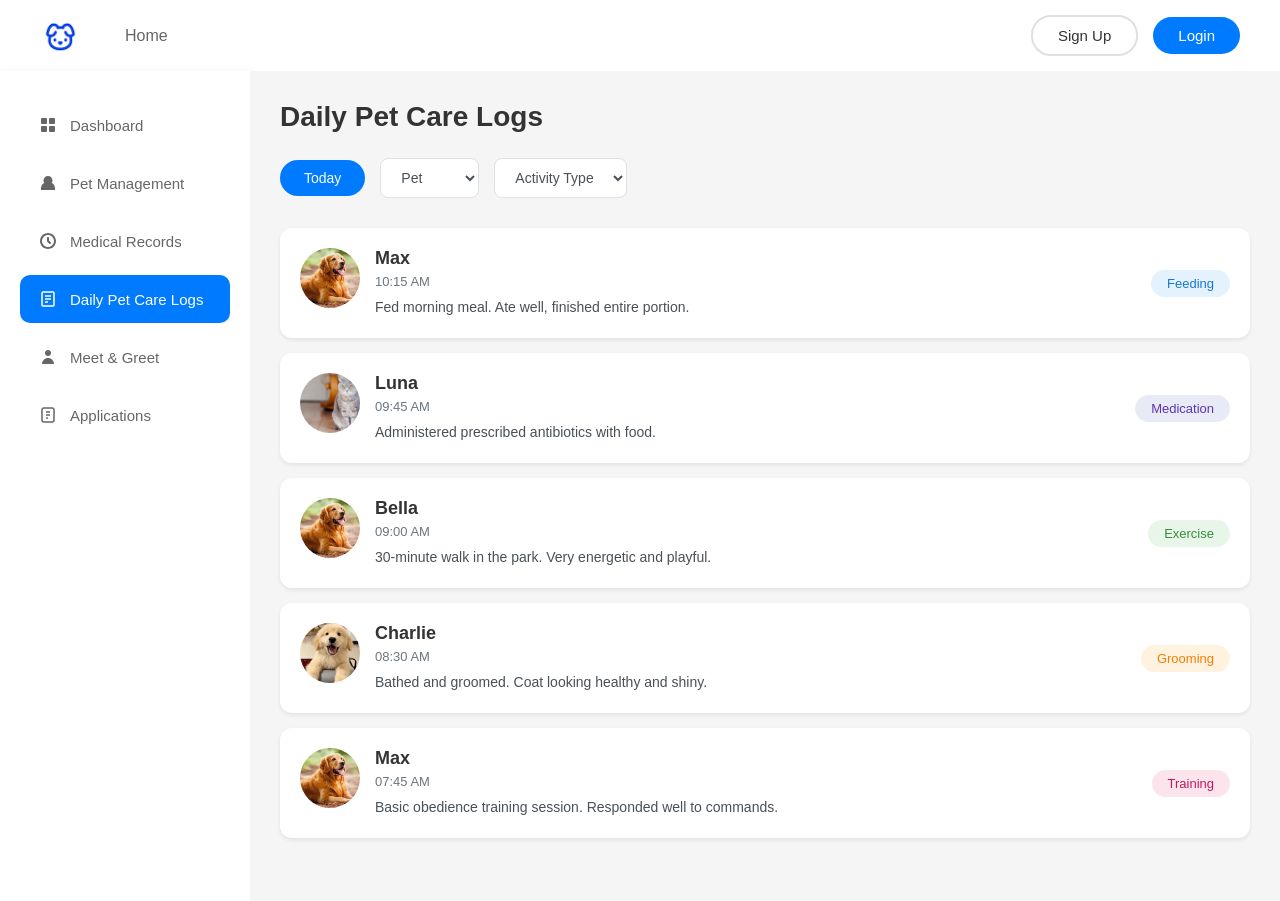
<file: PetAdoption/staff/careLogs.html>
<!DOCTYPE html>
<html lang="en">
<head>
    <meta charset="UTF-8">
    <meta name="viewport" content="width=device-width, initial-scale=1.0">
    <title>Daily Pet Care Logs - ADOPET Staff</title>
    <link rel="stylesheet" href="../css/style.css">
    <link rel="stylesheet" href="../css/staff.css">
    <link rel="stylesheet" href="../css/buttons.css">
    <link rel="stylesheet" href="../css/careLogs.css">
</head>
<body>
    <nav>
        <div class="nav-left">
            <div class="logo">
                <img src="../Image/PetLogo.png" alt="Pet Adoption Logo">
            </div>
            <ul class="nav-links">
                <li><a href="staff.html">Home</a></li>
            </ul>
        </div>
        <div class="nav-right">
            <a href="../user/signup.html" class="btn btn-signup">Sign Up</a>
            <a href="../user/login.html" class="btn btn-login">Login</a>
        </div>
    </nav>
    <div class="staff-container">
        <aside class="sidebar">
            <button class="sidebar-btn" onclick="window.location.href='staff.html'">
                <svg viewBox="0 0 20 20">
                    <rect x="3" y="3" width="6" height="6" rx="1"/>
                    <rect x="11" y="3" width="6" height="6" rx="1"/>
                    <rect x="3" y="11" width="6" height="6" rx="1"/>
                    <rect x="11" y="11" width="6" height="6" rx="1"/>
                </svg>
                Dashboard
            </button>
            <button class="sidebar-btn" onclick="window.location.href='petManagement.html'">
                <svg viewBox="0 0 20 20">
                    <path d="M10 3C7.5 3 5.5 5 5.5 7.5C5.5 8.5 5.8 9.4 6.3 10.1C4.4 11 3 13 3 15.5V17H17V15.5C17 13 15.6 11 13.7 10.1C14.2 9.4 14.5 8.5 14.5 7.5C14.5 5 12.5 3 10 3Z"/>
                </svg>
                Pet Management
            </button>
            <button class="sidebar-btn">
                <svg viewBox="0 0 20 20">
                    <path d="M10 2C5.6 2 2 5.6 2 10C2 14.4 5.6 18 10 18C14.4 18 18 14.4 18 10C18 5.6 14.4 2 10 2ZM10 16C6.7 16 4 13.3 4 10C4 6.7 6.7 4 10 4C13.3 4 16 6.7 16 10C16 13.3 13.3 16 10 16Z"/>
                    <path d="M10 6C9.4 6 9 6.4 9 7V10.4L11.3 12.7C11.7 13.1 12.3 13.1 12.7 12.7C13.1 12.3 13.1 11.7 12.7 11.3L11 9.6V7C11 6.4 10.6 6 10 6Z"/>
                </svg>
                Medical Records
            </button>
            <button class="sidebar-btn active">
                <svg viewBox="0 0 20 20">
                    <rect x="4" y="3" width="12" height="14" rx="1" stroke="currentColor" stroke-width="1.5" fill="none"/>
                    <line x1="7" y1="7" x2="13" y2="7" stroke="currentColor" stroke-width="1.5"/>
                    <line x1="7" y1="10" x2="13" y2="10" stroke="currentColor" stroke-width="1.5"/>
                    <line x1="7" y1="13" x2="10" y2="13" stroke="currentColor" stroke-width="1.5"/>
                </svg>
                Daily Pet Care Logs
            </button>
            <button class="sidebar-btn" onclick="window.location.href='shelterAppointment.html'">
                <svg viewBox="0 0 20 20">
                    <path d="M10 9C11.7 9 13 7.7 13 6C13 4.3 11.7 3 10 3C8.3 3 7 4.3 7 6C7 7.7 8.3 9 10 9Z"/>
                    <path d="M10 11C6.7 11 4 13.7 4 17H16C16 13.7 13.3 11 10 11Z"/>
                </svg>
                Meet & Greet
            </button>
            <button class="sidebar-btn">
                <svg viewBox="0 0 20 20">
                    <path d="M14 3H6C4.9 3 4 3.9 4 5V15C4 16.1 4.9 17 6 17H14C15.1 17 16 16.1 16 15V5C16 3.9 15.1 3 14 3Z" stroke="currentColor" stroke-width="1.5" fill="none"/>
                    <line x1="8" y1="7" x2="12" y2="7" stroke="currentColor" stroke-width="1.5"/>
                    <line x1="8" y1="10" x2="12" y2="10" stroke="currentColor" stroke-width="1.5"/>
                    <line x1="8" y1="13" x2="10" y2="13" stroke="currentColor" stroke-width="1.5"/>
                </svg>
                Applications
            </button>
        </aside>

        <main class="care-logs-content">
            <h2>Daily Pet Care Logs</h2>

            <div class="filters">
                <button class="filter-btn active">Today</button>
                <select class="filter-select">
                    <option value="all">Pet</option>
                    <option value="max">Max</option>
                    <option value="luna">Luna</option>
                    <option value="bella">Bella</option>
                    <option value="charlie">Charlie</option>
                </select>
                <select class="filter-select">
                    <option value="all">Activity Type</option>
                    <option value="feeding">Feeding</option>
                    <option value="medication">Medication</option>
                    <option value="exercise">Exercise</option>
                    <option value="grooming">Grooming</option>
                    <option value="training">Training</option>
                </select>
            </div>

            <div class="logs-list">
                <div class="log-card">
                    <div class="log-content">
                        <img src="../Image/Golden-Retriever.jpg" alt="Max" class="pet-avatar">
                        <div class="log-details">
                            <h3>Max</h3>
                            <p class="log-time">10:15 AM</p>
                            <p class="log-description">Fed morning meal. Ate well, finished entire portion.</p>
                        </div>
                    </div>
                    <span class="activity-badge feeding">Feeding</span>
                </div>

                <div class="log-card">
                    <div class="log-content">
                        <img src="../Image/Scottish_cat.jpg" alt="Luna" class="pet-avatar">
                        <div class="log-details">
                            <h3>Luna</h3>
                            <p class="log-time">09:45 AM</p>
                            <p class="log-description">Administered prescribed antibiotics with food.</p>
                        </div>
                    </div>
                    <span class="activity-badge medication">Medication</span>
                </div>

                <div class="log-card">
                    <div class="log-content">
                        <img src="../Image/Golden-Retriever.jpg" alt="Bella" class="pet-avatar">
                        <div class="log-details">
                            <h3>Bella</h3>
                            <p class="log-time">09:00 AM</p>
                            <p class="log-description">30-minute walk in the park. Very energetic and playful.</p>
                        </div>
                    </div>
                    <span class="activity-badge exercise">Exercise</span>
                </div>

                <div class="log-card">
                    <div class="log-content">
                        <img src="../Image/dog.jpg" alt="Charlie" class="pet-avatar">
                        <div class="log-details">
                            <h3>Charlie</h3>
                            <p class="log-time">08:30 AM</p>
                            <p class="log-description">Bathed and groomed. Coat looking healthy and shiny.</p>
                        </div>
                    </div>
                    <span class="activity-badge grooming">Grooming</span>
                </div>

                <div class="log-card">
                    <div class="log-content">
                        <img src="../Image/Golden-Retriever.jpg" alt="Max" class="pet-avatar">
                        <div class="log-details">
                            <h3>Max</h3>
                            <p class="log-time">07:45 AM</p>
                            <p class="log-description">Basic obedience training session. Responded well to commands.</p>
                        </div>
                    </div>
                    <span class="activity-badge training">Training</span>
                </div>
            </div>
        </main>
    </div>
</body>
</html>
</file>
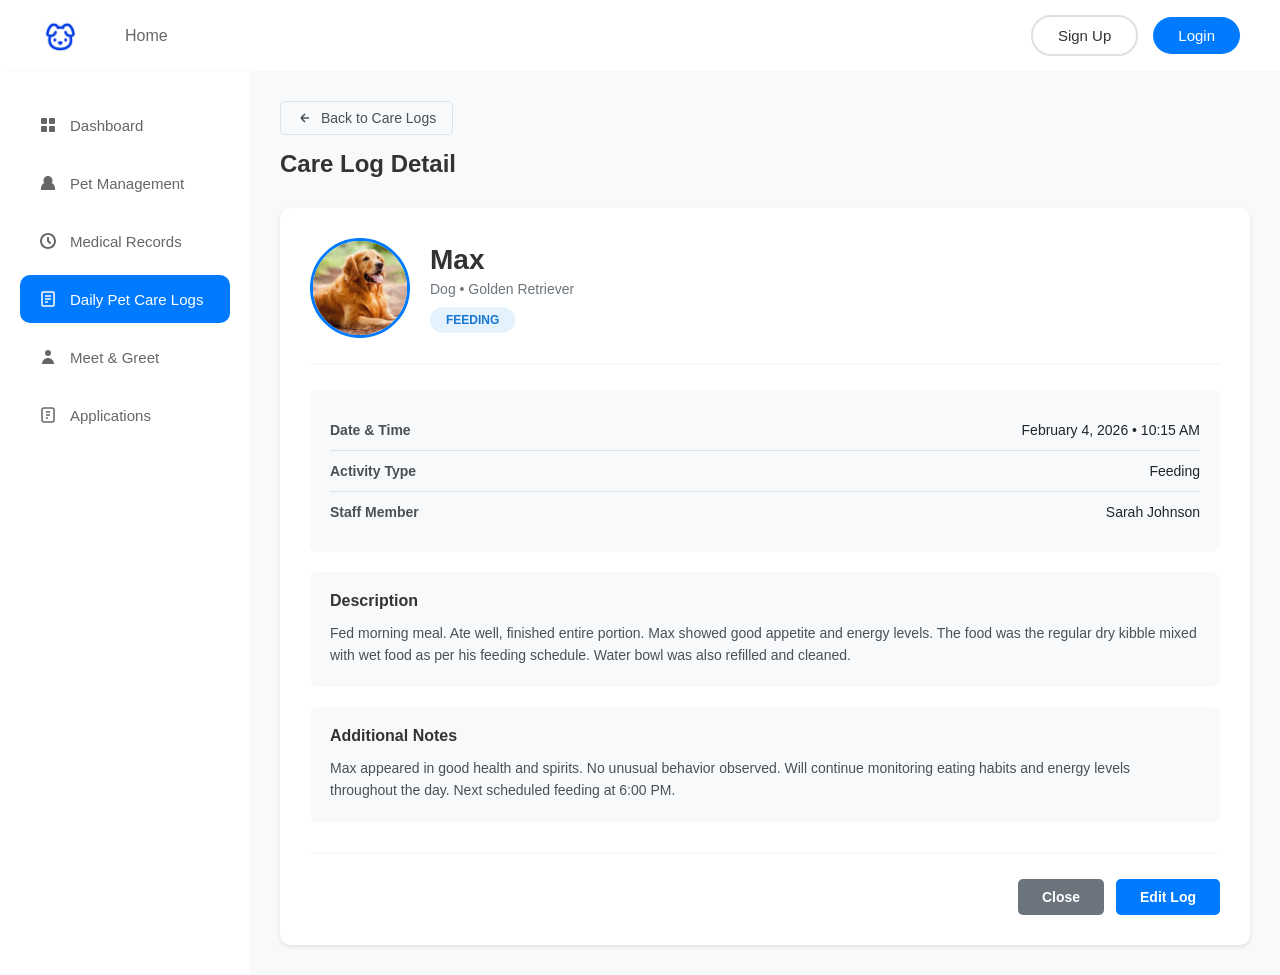
<file: PetAdoption/staff/careLogsDetail.html>
<!DOCTYPE html>
<html lang="en">
<head>
    <meta charset="UTF-8">
    <meta name="viewport" content="width=device-width, initial-scale=1.0">
    <title>Care Log Detail - ADOPET Staff</title>
    <link rel="stylesheet" href="../css/style.css">
    <link rel="stylesheet" href="../css/staff.css">
    <link rel="stylesheet" href="../css/buttons.css">
    <link rel="stylesheet" href="../css/careLogsDetail.css">
</head>
<body>
    <nav>
        <div class="nav-left">
            <div class="logo">
                <img src="../Image/PetLogo.png" alt="Pet Adoption Logo">
            </div>
            <ul class="nav-links">
                <li><a href="staff.html">Home</a></li>
            </ul>
        </div>
        <div class="nav-right">
            <a href="../user/signup.html" class="btn btn-signup">Sign Up</a>
            <a href="../user/login.html" class="btn btn-login">Login</a>
        </div>
    </nav>
    <div class="staff-container">
        <aside class="sidebar">
            <button class="sidebar-btn" onclick="window.location.href='staff.html'">
                <svg viewBox="0 0 20 20">
                    <rect x="3" y="3" width="6" height="6" rx="1"/>
                    <rect x="11" y="3" width="6" height="6" rx="1"/>
                    <rect x="3" y="11" width="6" height="6" rx="1"/>
                    <rect x="11" y="11" width="6" height="6" rx="1"/>
                </svg>
                Dashboard
            </button>
            <button class="sidebar-btn" onclick="window.location.href='petManagement.html'">
                <svg viewBox="0 0 20 20">
                    <path d="M10 3C7.5 3 5.5 5 5.5 7.5C5.5 8.5 5.8 9.4 6.3 10.1C4.4 11 3 13 3 15.5V17H17V15.5C17 13 15.6 11 13.7 10.1C14.2 9.4 14.5 8.5 14.5 7.5C14.5 5 12.5 3 10 3Z"/>
                </svg>
                Pet Management
            </button>
            <button class="sidebar-btn">
                <svg viewBox="0 0 20 20">
                    <path d="M10 2C5.6 2 2 5.6 2 10C2 14.4 5.6 18 10 18C14.4 18 18 14.4 18 10C18 5.6 14.4 2 10 2ZM10 16C6.7 16 4 13.3 4 10C4 6.7 6.7 4 10 4C13.3 4 16 6.7 16 10C16 13.3 13.3 16 10 16Z"/>
                    <path d="M10 6C9.4 6 9 6.4 9 7V10.4L11.3 12.7C11.7 13.1 12.3 13.1 12.7 12.7C13.1 12.3 13.1 11.7 12.7 11.3L11 9.6V7C11 6.4 10.6 6 10 6Z"/>
                </svg>
                Medical Records
            </button>
            <button class="sidebar-btn active" onclick="window.location.href='careLogs.html'">
                <svg viewBox="0 0 20 20">
                    <rect x="4" y="3" width="12" height="14" rx="1" stroke="currentColor" stroke-width="1.5" fill="none"/>
                    <line x1="7" y1="7" x2="13" y2="7" stroke="currentColor" stroke-width="1.5"/>
                    <line x1="7" y1="10" x2="13" y2="10" stroke="currentColor" stroke-width="1.5"/>
                    <line x1="7" y1="13" x2="10" y2="13" stroke="currentColor" stroke-width="1.5"/>
                </svg>
                Daily Pet Care Logs
            </button>
            <button class="sidebar-btn" onclick="window.location.href='shelterAppointment.html'">
                <svg viewBox="0 0 20 20">
                    <path d="M10 9C11.7 9 13 7.7 13 6C13 4.3 11.7 3 10 3C8.3 3 7 4.3 7 6C7 7.7 8.3 9 10 9Z"/>
                    <path d="M10 11C6.7 11 4 13.7 4 17H16C16 13.7 13.3 11 10 11Z"/>
                </svg>
                Meet & Greet
            </button>
            <button class="sidebar-btn">
                <svg viewBox="0 0 20 20">
                    <path d="M14 3H6C4.9 3 4 3.9 4 5V15C4 16.1 4.9 17 6 17H14C15.1 17 16 16.1 16 15V5C16 3.9 15.1 3 14 3Z" stroke="currentColor" stroke-width="1.5" fill="none"/>
                    <line x1="8" y1="7" x2="12" y2="7" stroke="currentColor" stroke-width="1.5"/>
                    <line x1="8" y1="10" x2="12" y2="10" stroke="currentColor" stroke-width="1.5"/>
                    <line x1="8" y1="13" x2="10" y2="13" stroke="currentColor" stroke-width="1.5"/>
                </svg>
                Applications
            </button>
        </aside>

        <main class="care-log-detail-content">
            <div class="detail-header">
                <button class="back-btn" onclick="window.location.href='careLogs.html'">
                    <svg viewBox="0 0 20 20">
                        <path d="M15 10H5M5 10L10 5M5 10L10 15" stroke="currentColor" stroke-width="2" fill="none"/>
                    </svg>
                    Back to Care Logs
                </button>
                <h2>Care Log Detail</h2>
            </div>

            <div class="detail-container">
                <div class="pet-header-section">
                    <img src="../Image/Golden-Retriever.jpg" alt="Max" class="pet-detail-avatar">
                    <div class="pet-header-info">
                        <h3>Max</h3>
                        <p class="pet-type">Dog • Golden Retriever</p>
                        <span class="activity-badge feeding">Feeding</span>
                    </div>
                </div>

                <div class="log-info-card">
                    <div class="info-row">
                        <div class="info-label">Date & Time</div>
                        <div class="info-value">February 4, 2026 • 10:15 AM</div>
                    </div>
                    <div class="info-row">
                        <div class="info-label">Activity Type</div>
                        <div class="info-value">Feeding</div>
                    </div>
                    <div class="info-row">
                        <div class="info-label">Staff Member</div>
                        <div class="info-value">Sarah Johnson</div>
                    </div>
                </div>

                <div class="log-description-card">
                    <h4>Description</h4>
                    <p>Fed morning meal. Ate well, finished entire portion. Max showed good appetite and energy levels. The food was the regular dry kibble mixed with wet food as per his feeding schedule. Water bowl was also refilled and cleaned.</p>
                </div>

                <div class="log-notes-card">
                    <h4>Additional Notes</h4>
                    <p>Max appeared in good health and spirits. No unusual behavior observed. Will continue monitoring eating habits and energy levels throughout the day. Next scheduled feeding at 6:00 PM.</p>
                </div>

                <div class="log-actions">
                    <button class="action-btn secondary" onclick="window.location.href='careLogs.html'">Close</button>
                    <button class="action-btn primary" onclick="editLog()">Edit Log</button>
                </div>
            </div>
        </main>
    </div>

    <script>
        function editLog() {
            alert('Edit functionality would open an edit form');
        }
    </script>
</body>
</html>
</file>
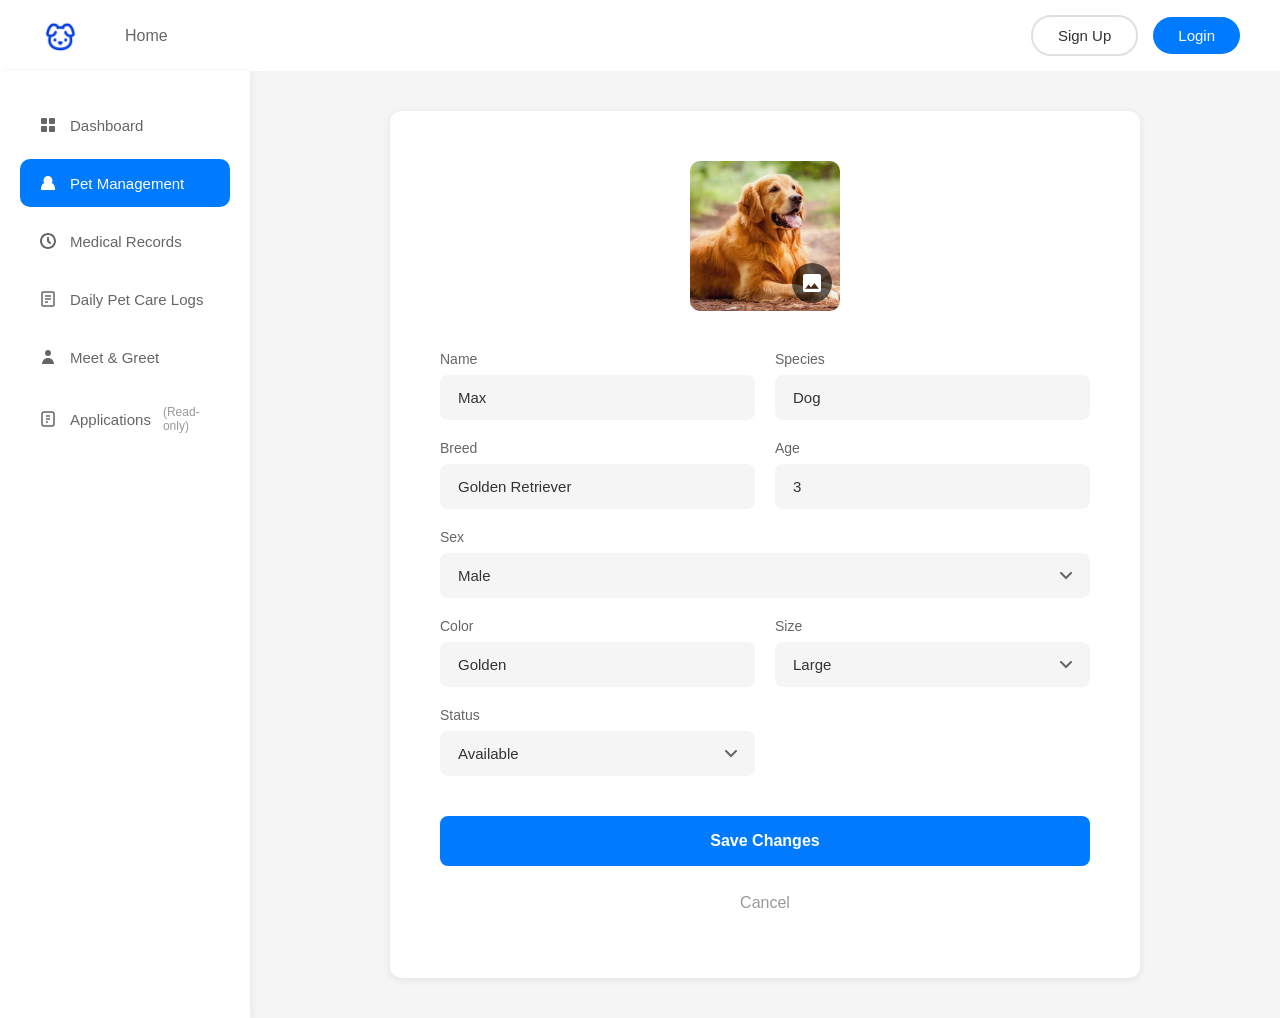
<file: PetAdoption/staff/editPet.html>
<!DOCTYPE html>
<html lang="en">
<head>
    <meta charset="UTF-8">
    <meta name="viewport" content="width=device-width, initial-scale=1.0">
    <title>Edit Pet - ADOPET Staff</title>
    <link rel="stylesheet" href="../css/style.css">
    <link rel="stylesheet" href="../css/staff.css">
    <link rel="stylesheet" href="../css/editPet.css">
    <link rel="stylesheet" href="../css/buttons.css">
</head>
<body>
    <nav>
        <div class="nav-left">
            <div class="logo">
                <img src="../Image/PetLogo.png" alt="Pet Adoption Logo">
            </div>
            <ul class="nav-links">
                <li><a href="staff.html">Home</a></li>
            </ul>
        </div>
        <div class="nav-right">
            <a href="../user/signup.html" class="btn btn-signup">Sign Up</a>
            <a href="../user/login.html" class="btn btn-login">Login</a>
        </div>
    </nav>
    <div class="staff-container">
        <aside class="sidebar">
            <button class="sidebar-btn" onclick="window.location.href='staff.html'">
                <svg viewBox="0 0 20 20">
                    <rect x="3" y="3" width="6" height="6" rx="1"/>
                    <rect x="11" y="3" width="6" height="6" rx="1"/>
                    <rect x="3" y="11" width="6" height="6" rx="1"/>
                    <rect x="11" y="11" width="6" height="6" rx="1"/>
                </svg>
                Dashboard
            </button>
            <button class="sidebar-btn active">
                <svg viewBox="0 0 20 20">
                    <path d="M10 3C7.5 3 5.5 5 5.5 7.5C5.5 8.5 5.8 9.4 6.3 10.1C4.4 11 3 13 3 15.5V17H17V15.5C17 13 15.6 11 13.7 10.1C14.2 9.4 14.5 8.5 14.5 7.5C14.5 5 12.5 3 10 3Z"/>
                </svg>
                Pet Management
            </button>
            <button class="sidebar-btn">
                <svg viewBox="0 0 20 20">
                    <path d="M10 2C5.6 2 2 5.6 2 10C2 14.4 5.6 18 10 18C14.4 18 18 14.4 18 10C18 5.6 14.4 2 10 2ZM10 16C6.7 16 4 13.3 4 10C4 6.7 6.7 4 10 4C13.3 4 16 6.7 16 10C16 13.3 13.3 16 10 16Z"/>
                    <path d="M10 6C9.4 6 9 6.4 9 7V10.4L11.3 12.7C11.7 13.1 12.3 13.1 12.7 12.7C13.1 12.3 13.1 11.7 12.7 11.3L11 9.6V7C11 6.4 10.6 6 10 6Z"/>
                </svg>
                Medical Records
            </button>
            <button class="sidebar-btn" onclick="window.location.href='careLogs.html'">
                <svg viewBox="0 0 20 20">
                    <rect x="4" y="3" width="12" height="14" rx="1" stroke="currentColor" stroke-width="1.5" fill="none"/>
                    <line x1="7" y1="7" x2="13" y2="7" stroke="currentColor" stroke-width="1.5"/>
                    <line x1="7" y1="10" x2="13" y2="10" stroke="currentColor" stroke-width="1.5"/>
                    <line x1="7" y1="13" x2="10" y2="13" stroke="currentColor" stroke-width="1.5"/>
                </svg>
                Daily Pet Care Logs
            </button>
            <button class="sidebar-btn" onclick="window.location.href='shelterAppointment.html'">
                <svg viewBox="0 0 20 20">
                    <path d="M10 9C11.7 9 13 7.7 13 6C13 4.3 11.7 3 10 3C8.3 3 7 4.3 7 6C7 7.7 8.3 9 10 9Z"/>
                    <path d="M10 11C6.7 11 4 13.7 4 17H16C16 13.7 13.3 11 10 11Z"/>
                </svg>
                Meet & Greet
            </button>
            <button class="sidebar-btn">
                <svg viewBox="0 0 20 20">
                    <path d="M14 3H6C4.9 3 4 3.9 4 5V15C4 16.1 4.9 17 6 17H14C15.1 17 16 16.1 16 15V5C16 3.9 15.1 3 14 3Z" stroke="currentColor" stroke-width="1.5" fill="none"/>
                    <line x1="8" y1="7" x2="12" y2="7" stroke="currentColor" stroke-width="1.5"/>
                    <line x1="8" y1="10" x2="12" y2="10" stroke="currentColor" stroke-width="1.5"/>
                    <line x1="8" y1="13" x2="10" y2="13" stroke="currentColor" stroke-width="1.5"/>
                </svg>
                Applications
                <span class="read-only">(Read-only)</span>
            </button>
        </aside>
        <main class="edit-pet-content">
            <div class="edit-pet-form">
                <div class="pet-photo-section">
                    <div class="pet-photo">
                        <img src="../Image/Golden-Retriever.jpg" alt="Pet Photo" id="petPhoto">
                        <button class="photo-upload-btn">
                            <svg viewBox="0 0 24 24">
                                <path d="M21 19V5c0-1.1-.9-2-2-2H5c-1.1 0-2 .9-2 2v14c0 1.1.9 2 2 2h14c1.1 0 2-.9 2-2zM8.5 13.5l2.5 3.01L14.5 12l4.5 6H5l3.5-4.5z"/>
                            </svg>
                        </button>
                        <input type="file" id="photoInput" accept="image/*" style="display: none;">
                    </div>
                </div>

                <form id="editPetForm">
                    <div class="form-row">
                        <div class="form-field">
                            <label>Name</label>
                            <input type="text" value="Max" class="form-input">
                        </div>
                        <div class="form-field">
                            <label>Species</label>
                            <input type="text" value="Dog" class="form-input">
                        </div>
                    </div>

                    <div class="form-row">
                        <div class="form-field">
                            <label>Breed</label>
                            <input type="text" value="Golden Retriever" class="form-input">
                        </div>
                        <div class="form-field">
                            <label>Age</label>
                            <input type="number" value="3" class="form-input">
                        </div>
                    </div>

                    <div class="form-field full-width">
                        <label>Sex</label>
                        <select class="form-select">
                            <option value="">Select</option>
                            <option value="male" selected>Male</option>
                            <option value="female">Female</option>
                        </select>
                    </div>

                    <div class="form-row">
                        <div class="form-field">
                            <label>Color</label>
                            <input type="text" value="Golden" class="form-input">
                        </div>
                        <div class="form-field">
                            <label>Size</label>
                            <select class="form-select">
                                <option value="">Select</option>
                                <option value="small">Small</option>
                                <option value="medium">Medium</option>
                                <option value="large" selected>Large</option>
                            </select>
                        </div>
                        <div class="form-field">
                            <label>Status</label>
                            <select class="form-select">
                                <option value="">Select</option>
                                <option value="available" selected>Available</option>
                                <option value="pending">Pending</option>
                                <option value="adopted">Adopted</option>
                            </select>
                        </div>
                    </div>

                    <div class="form-actions">
                        <button type="submit" class="save-btn">Save Changes</button>
                        <button type="button" class="cancel-btn" onclick="window.location.href='petManagement.html'">Cancel</button>
                    </div>
                </form>
            </div>
        </main>
    </div>

    <script>
        document.querySelector('.photo-upload-btn').addEventListener('click', function(e) {
            e.preventDefault();
            document.getElementById('photoInput').click();
        });
        document.getElementById('photoInput').addEventListener('change', function(e) {
            const file = e.target.files[0];
            if (file) {
                const reader = new FileReader();
                reader.onload = function(e) {
                    document.getElementById('petPhoto').src = e.target.result;
                };
                reader.readAsDataURL(file);
            }
        });
        document.getElementById('editPetForm').addEventListener('submit', function(e) {
            e.preventDefault();
            alert('Pet information updated successfully!');
            window.location.href = 'petManagement.html';
        });
    </script>
</body>
</html>
</file>
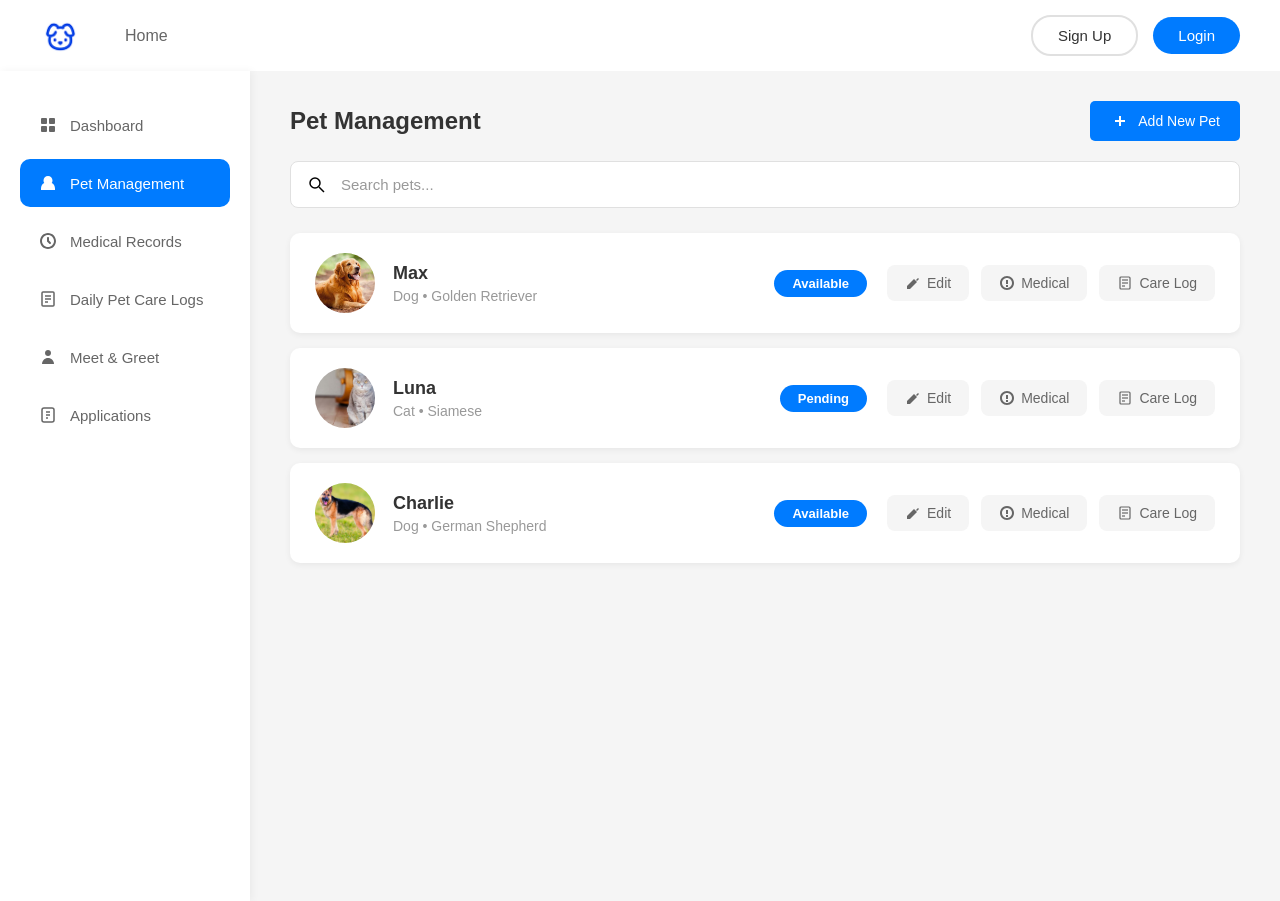
<file: PetAdoption/staff/petManagement.html>
<!DOCTYPE html>
<html lang="en">
<head>
    <meta charset="UTF-8">
    <meta name="viewport" content="width=device-width, initial-scale=1.0">
    <title>Pet Management - ADOPET Staff</title>
    <link rel="stylesheet" href="../css/style.css">
    <link rel="stylesheet" href="../css/staff.css">
    <link rel="stylesheet" href="../css/petManagement.css">
    <link rel="stylesheet" href="../css/buttons.css">
    <link rel="stylesheet" href="../css/search.css">
</head>
<body>
    <nav>
        <div class="nav-left">
            <div class="logo">
                <img src="../Image/PetLogo.png" alt="Pet Adoption Logo">
            </div>
            <ul class="nav-links">
                <li><a href="staff.html">Home</a></li>
            </ul>
        </div>
        <div class="nav-right">
            <a href="../user/signup.html" class="btn btn-signup">Sign Up</a>
            <a href="../user/login.html" class="btn btn-login">Login</a>
        </div>
    </nav>
    <div class="staff-container">
        <aside class="sidebar">
            <button class="sidebar-btn" onclick="window.location.href='staff.html'">
                <svg viewBox="0 0 20 20">
                    <rect x="3" y="3" width="6" height="6" rx="1"/>
                    <rect x="11" y="3" width="6" height="6" rx="1"/>
                    <rect x="3" y="11" width="6" height="6" rx="1"/>
                    <rect x="11" y="11" width="6" height="6" rx="1"/>
                </svg>
                Dashboard
            </button>
            <button class="sidebar-btn active">
                <svg viewBox="0 0 20 20">
                    <path d="M10 3C7.5 3 5.5 5 5.5 7.5C5.5 8.5 5.8 9.4 6.3 10.1C4.4 11 3 13 3 15.5V17H17V15.5C17 13 15.6 11 13.7 10.1C14.2 9.4 14.5 8.5 14.5 7.5C14.5 5 12.5 3 10 3Z"/>
                </svg>
                Pet Management
            </button>
            <button class="sidebar-btn">
                <svg viewBox="0 0 20 20">
                    <path d="M10 2C5.6 2 2 5.6 2 10C2 14.4 5.6 18 10 18C14.4 18 18 14.4 18 10C18 5.6 14.4 2 10 2ZM10 16C6.7 16 4 13.3 4 10C4 6.7 6.7 4 10 4C13.3 4 16 6.7 16 10C16 13.3 13.3 16 10 16Z"/>
                    <path d="M10 6C9.4 6 9 6.4 9 7V10.4L11.3 12.7C11.7 13.1 12.3 13.1 12.7 12.7C13.1 12.3 13.1 11.7 12.7 11.3L11 9.6V7C11 6.4 10.6 6 10 6Z"/>
                </svg>
                Medical Records
            </button>
            <button class="sidebar-btn" onclick="window.location.href='careLogs.html'">
                <svg viewBox="0 0 20 20">
                    <rect x="4" y="3" width="12" height="14" rx="1" stroke="currentColor" stroke-width="1.5" fill="none"/>
                    <line x1="7" y1="7" x2="13" y2="7" stroke="currentColor" stroke-width="1.5"/>
                    <line x1="7" y1="10" x2="13" y2="10" stroke="currentColor" stroke-width="1.5"/>
                    <line x1="7" y1="13" x2="10" y2="13" stroke="currentColor" stroke-width="1.5"/>
                </svg>
                Daily Pet Care Logs
            </button>
            <button class="sidebar-btn" onclick="window.location.href='shelterAppointment.html'">
                <svg viewBox="0 0 20 20">
                    <path d="M10 9C11.7 9 13 7.7 13 6C13 4.3 11.7 3 10 3C8.3 3 7 4.3 7 6C7 7.7 8.3 9 10 9Z"/>
                    <path d="M10 11C6.7 11 4 13.7 4 17H16C16 13.7 13.3 11 10 11Z"/>
                </svg>
                Meet & Greet
            </button>
            <button class="sidebar-btn">
                <svg viewBox="0 0 20 20">
                    <path d="M14 3H6C4.9 3 4 3.9 4 5V15C4 16.1 4.9 17 6 17H14C15.1 17 16 16.1 16 15V5C16 3.9 15.1 3 14 3Z" stroke="currentColor" stroke-width="1.5" fill="none"/>
                    <line x1="8" y1="7" x2="12" y2="7" stroke="currentColor" stroke-width="1.5"/>
                    <line x1="8" y1="10" x2="12" y2="10" stroke="currentColor" stroke-width="1.5"/>
                    <line x1="8" y1="13" x2="10" y2="13" stroke="currentColor" stroke-width="1.5"/>
                </svg>
                Applications
            </button>
        </aside>
        <main class="pet-management-content">
            <div style="display: flex; justify-content: space-between; align-items: center; margin-bottom: 20px;">
                <h2 style="margin: 0; color: #333; font-size: 24px;">Pet Management</h2>
                <button class="action-btn primary" onclick="window.location.href='addNewPet.html'" style="padding: 10px 20px; background-color: #007BFF; color: white; border: none; border-radius: 5px; cursor: pointer; display: flex; align-items: center; gap: 8px; font-size: 14px;">
                    <svg viewBox="0 0 20 20">
                        <line x1="10" y1="5" x2="10" y2="15" stroke="currentColor" stroke-width="2"/>
                        <line x1="5" y1="10" x2="15" y2="10" stroke="currentColor" stroke-width="2"/>
                    </svg>
                    Add New Pet
                </button>
            </div>
            <div class="search-container">
                <svg viewBox="0 0 18 18">
                    <circle cx="7" cy="7" r="5" stroke="currentColor" stroke-width="1.5" fill="none"/>
                    <line x1="11" y1="11" x2="16" y2="16" stroke="currentColor" stroke-width="1.5"/>
                </svg>
                <input type="text" placeholder="Search pets..." id="searchInput">
            </div>
            <div class="pet-list-container">
                <div class="pet-item">
                    <div class="pet-info-section">
                        <img src="../Image/Golden-Retriever.jpg" alt="Max" class="pet-avatar">
                        <div class="pet-details">
                            <h3>Max</h3>
                            <p>Dog • Golden Retriever</p>
                        </div>
                        <span class="status-badge available">Available</span>
                    </div>
                    <div class="pet-actions">
                        <button class="action-btn-small" onclick="window.location.href='editPet.html'">
                            <svg viewBox="0 0 16 16">
                                <path d="M2 11L2 14L5 14L12 7L9 4L2 11Z"/>
                                <path d="M13 3L14 4L12 6L11 5L13 3Z"/>
                            </svg>
                            Edit
                        </button>
                        <button class="action-btn-small">
                            <svg viewBox="0 0 16 16">
                                <path d="M8 1C4.1 1 1 4.1 1 8C1 11.9 4.1 15 8 15C11.9 15 15 11.9 15 8C15 4.1 11.9 1 8 1ZM8 13C5.2 13 3 10.8 3 8C3 5.2 5.2 3 8 3C10.8 3 13 5.2 13 8C13 10.8 10.8 13 8 13Z"/>
                                <path d="M9 5H7V9H9V5Z"/>
                                <rect x="7" y="10" width="2" height="2"/>
                            </svg>
                            Medical
                        </button>
                        <button class="action-btn-small" onclick="window.location.href='careLogsDetail.html'">
                            <svg viewBox="0 0 16 16">
                                <rect x="3" y="2" width="10" height="12" rx="1" stroke="currentColor" stroke-width="1.2" fill="none"/>
                                <line x1="5" y1="5" x2="11" y2="5" stroke="currentColor" stroke-width="1.2"/>
                                <line x1="5" y1="8" x2="11" y2="8" stroke="currentColor" stroke-width="1.2"/>
                                <line x1="5" y1="11" x2="8" y2="11" stroke="currentColor" stroke-width="1.2"/>
                            </svg>
                            Care Log
                        </button>
                    </div>
                </div>

                <div class="pet-item">
                    <div class="pet-info-section">
                        <img src="../Image/Scottish_cat.jpg" alt="Luna" class="pet-avatar">
                        <div class="pet-details">
                            <h3>Luna</h3>
                            <p>Cat • Siamese</p>
                        </div>
                        <span class="status-badge pending">Pending</span>
                    </div>
                    <div class="pet-actions">
                        <button class="action-btn-small">
                            <svg viewBox="0 0 16 16">
                                <path d="M2 11L2 14L5 14L12 7L9 4L2 11Z"/>
                                <path d="M13 3L14 4L12 6L11 5L13 3Z"/>
                            </svg>
                            Edit
                        </button>
                        <button class="action-btn-small">
                            <svg viewBox="0 0 16 16">
                                <path d="M8 1C4.1 1 1 4.1 1 8C1 11.9 4.1 15 8 15C11.9 15 15 11.9 15 8C15 4.1 11.9 1 8 1ZM8 13C5.2 13 3 10.8 3 8C3 5.2 5.2 3 8 3C10.8 3 13 5.2 13 8C13 10.8 10.8 13 8 13Z"/>
                                <path d="M9 5H7V9H9V5Z"/>
                                <rect x="7" y="10" width="2" height="2"/>
                            </svg>
                            Medical
                        </button>
                        <button class="action-btn-small" onclick="window.location.href='careLogsDetail.html'">
                            <svg viewBox="0 0 16 16">
                                <rect x="3" y="2" width="10" height="12" rx="1" stroke="currentColor" stroke-width="1.2" fill="none"/>
                                <line x1="5" y1="5" x2="11" y2="5" stroke="currentColor" stroke-width="1.2"/>
                                <line x1="5" y1="8" x2="11" y2="8" stroke="currentColor" stroke-width="1.2"/>
                                <line x1="5" y1="11" x2="8" y2="11" stroke="currentColor" stroke-width="1.2"/>
                            </svg>
                            Care Log
                        </button>
                    </div>
                </div>

                <div class="pet-item">
                    <div class="pet-info-section">
                        <img src="../Image/german-shepherd-2-3.jpg" alt="Charlie" class="pet-avatar">
                        <div class="pet-details">
                            <h3>Charlie</h3>
                            <p>Dog • German Shepherd</p>
                        </div>
                        <span class="status-badge available">Available</span>
                    </div>
                    <div class="pet-actions">
                        <button class="action-btn-small">
                            <svg viewBox="0 0 16 16">
                                <path d="M2 11L2 14L5 14L12 7L9 4L2 11Z"/>
                                <path d="M13 3L14 4L12 6L11 5L13 3Z"/>
                            </svg>
                            Edit
                        </button>
                        <button class="action-btn-small">
                            <svg viewBox="0 0 16 16">
                                <path d="M8 1C4.1 1 1 4.1 1 8C1 11.9 4.1 15 8 15C11.9 15 15 11.9 15 8C15 4.1 11.9 1 8 1ZM8 13C5.2 13 3 10.8 3 8C3 5.2 5.2 3 8 3C10.8 3 13 5.2 13 8C13 10.8 10.8 13 8 13Z"/>
                                <path d="M9 5H7V9H9V5Z"/>
                                <rect x="7" y="10" width="2" height="2"/>
                            </svg>
                            Medical
                        </button>
                        <button class="action-btn-small" onclick="window.location.href='careLogsDetail.html'">
                            <svg viewBox="0 0 16 16">
                                <rect x="3" y="2" width="10" height="12" rx="1" stroke="currentColor" stroke-width="1.2" fill="none"/>
                                <line x1="5" y1="5" x2="11" y2="5" stroke="currentColor" stroke-width="1.2"/>
                                <line x1="5" y1="8" x2="11" y2="8" stroke="currentColor" stroke-width="1.2"/>
                                <line x1="5" y1="11" x2="8" y2="11" stroke="currentColor" stroke-width="1.2"/>
                            </svg>
                            Care Log
                        </button>
                    </div>
                </div>
            </div>
        </main>
    </div>
</body>
</html>
</file>
<file: PetAdoption/css/style.css>
* {
    margin: 0;
    padding: 0;
    box-sizing: border-box;
}

body {
    font-family: Arial, sans-serif;
    background-color: #f5f5f5;
}


nav {
    background-color: #ffffff;
    box-shadow: 0 2px 4px rgba(0, 0, 0, 0.1);
    padding: 15px 40px;
    display: flex;
    justify-content: space-between;
    align-items: center;
}

.nav-left {
    display: flex;
    align-items: center;
    gap: 30px;
}

.logo {
    display: flex;
    align-items: center;
    gap: 10px;
}

.logo img {
    height: 40px;
    width: auto;
}

.nav-links {
    display: flex;
    list-style: none;
    gap: 25px;
    align-items: center;
}

.nav-links a {
    text-decoration: none;
    color: #666;
    font-size: 16px;
    font-weight: 500;
    padding: 8px 15px;
    border-radius: 5px;
    transition: all 0.3s ease;
}

.nav-links a:hover {
    color: #333;
    background-color: #f0f0f0;
}

.nav-links a.active {
    color: #333;
    background-color: #e8e8e8;
}

.nav-right {
    display: flex;
    gap: 15px;
    align-items: center;
}

.btn {
    padding: 10px 25px;
    border-radius: 20px;
    font-size: 15px;
    font-weight: 500;
    cursor: pointer;
    border: none;
    transition: all 0.3s ease;
    text-decoration: none;
    display: inline-block;
}

.btn-signup {
    background-color: transparent;
    color: #333;
    border: 2px solid #e0e0e0;
}

.btn-signup:hover {
    background-color: #f5f5f5;
}

.btn-login {
    background-color: #007BFF;
    color: white;
}

.btn-login:hover {
    background-color: #0056b3;
}


.main-content {
    max-width: 1200px;
    margin: 50px auto;
    padding: 20px;
    text-align: center;
}

.hero-section {
    background-color: white;
    padding: 60px 40px;
    border-radius: 10px;
    box-shadow: 0 2px 8px rgba(0, 0, 0, 0.1);
    margin-bottom: 40px;
}

.hero-section h1 {
    font-size: 48px;
    color: #333;
    margin-bottom: 20px;
}

.hero-section p {
    font-size: 20px;
    color: #666;
    margin-bottom: 30px;
}

.features {
    display: grid;
    grid-template-columns: repeat(auto-fit, minmax(300px, 1fr));
    gap: 30px;
    margin-top: 40px;
}

.feature-card {
    background-color: white;
    padding: 40px 30px;
    border-radius: 10px;
    box-shadow: 0 2px 8px rgba(0, 0, 0, 0.1);
    transition: transform 0.3s ease;
}

.feature-card:hover {
    transform: translateY(-5px);
}

.feature-card h3 {
    font-size: 24px;
    color: #333;
    margin-bottom: 15px;
}

.feature-card p {
    font-size: 16px;
    color: #666;
    line-height: 1.6;
}
</file>
<file: PetAdoption/css/index.css>
.hero-section {
    text-align: center;
    padding: 60px 20px 40px;
    background-color: #f8f9fa;
}

.home-title {
    font-size: 36px;
    color: #333;
    margin-bottom: 15px;
    font-weight: bold;
}

.home-subtitle {
    font-size: 18px;
    color: #666;
    margin-bottom: 0;
}

.home-container {
    max-width: 1200px;
    margin: 50px auto;
    padding: 40px;
    background-color: white;
    border-radius: 10px;
    box-shadow: 0 2px 8px rgba(0, 0, 0, 0.1);
}

.featured-title {
    text-align: center;
    font-size: 28px;
    color: #333;
    margin-bottom: 40px;
    font-weight: bold;
}

.featured-content {
    display: grid;
    grid-template-columns: repeat(3, 1fr);
    gap: 30px;
}

.pet-card {
    background-color: #f9f9f9;
    padding: 20px;
    border-radius: 10px;
    text-align: center;
    transition: transform 0.3s ease, box-shadow 0.3s ease;
}

.pet-card:hover {
    transform: translateY(-5px);
    box-shadow: 0 4px 12px rgba(0, 0, 0, 0.15);
}

.pet-card img {
    width: 100%;
    height: 280px;
    object-fit: cover;
    border-radius: 10px;
    margin-bottom: 20px;
}

.pet-card h2 {
    font-size: 28px;
    color: #333;
    margin-bottom: 10px;
}

.pet-card .breed {
    font-size: 18px;
    color: #666;
    margin-bottom: 8px;
}

.pet-card .details {
    font-size: 16px;
    color: #666;
    margin-bottom: 20px;
}

.view-btn {
    background-color: #007BFF;
    color: white;
    border: none;
    padding: 12px 30px;
    border-radius: 5px;
    font-size: 16px;
    font-weight: 500;
    cursor: pointer;
    transition: background-color 0.3s ease;
}

.view-btn:hover {
    background-color: #0056b3;
}

.view-btn:active {
    transform: scale(0.98);
}

@media (max-width: 1024px) {
    .featured-content {
        grid-template-columns: repeat(2, 1fr);
    }
}

@media (max-width: 768px) {
    .hero-section {
        padding: 40px 20px 30px;
    }

    .home-title {
        font-size: 28px;
    }

    .home-subtitle {
        font-size: 16px;
    }

    .home-container {
        margin: 30px 20px;
        padding: 30px 20px;
    }

    .featured-title {
        font-size: 24px;
        margin-bottom: 30px;
    }

    .featured-content {
        grid-template-columns: 1fr;
        gap: 25px;
    }

    .pet-card img {
        height: 250px;
    }
}

@media (max-width: 480px) {
    .home-title {
        font-size: 24px;
    }

    .home-subtitle {
        font-size: 14px;
    }

    .featured-title {
        font-size: 20px;
    }

    .pet-card h2 {
        font-size: 24px;
    }

    .pet-card .breed {
        font-size: 16px;
    }

    .pet-card .details {
        font-size: 14px;
    }

    .view-btn {
        width: 100%;
        padding: 10px 20px;
    }
}
</file>
<file: PetAdoption/css/staff.css>
.staff-container {
    display: flex;
    gap: 0;
    min-height: calc(100vh - 70px);
    background-color: #f5f5f5;
}


.sidebar {
    width: 250px;
    background-color: white;
    padding: 30px 20px;
    display: flex;
    flex-direction: column;
    gap: 10px;
    box-shadow: 2px 0 8px rgba(0, 0, 0, 0.05);
}

.read-only {
    font-size: 12px;
    color: #999;
    margin-left: auto;
}


.dashboard-content {
    flex: 1;
    padding: 40px;
}


.stats-grid {
    display: grid;
    grid-template-columns: repeat(auto-fit, minmax(240px, 1fr));
    gap: 25px;
    margin-bottom: 40px;
}

.stat-card {
    background-color: white;
    padding: 35px 30px;
    border-radius: 12px;
    box-shadow: 0 2px 8px rgba(0, 0, 0, 0.08);
    text-align: center;
    transition: transform 0.3s ease;
}

.stat-card:hover {
    transform: translateY(-5px);
}

.stat-icon {
    font-size: 28px;
    color: #000000;
    margin-bottom: 15px;
    letter-spacing: 4px;
}

.stat-label {
    font-size: 16px;
    color: #666;
    font-weight: 500;
}


.quick-actions-section {
    background-color: white;
    padding: 35px;
    border-radius: 12px;
    box-shadow: 0 2px 8px rgba(0, 0, 0, 0.08);
}

.quick-actions-section h3 {
    font-size: 20px;
    color: #333;
    margin-bottom: 25px;
}

.quick-actions {
    display: flex;
    gap: 20px;
    flex-wrap: wrap;
}


@media (max-width: 1024px) {
    .staff-container {
        flex-direction: column;
    }
    
    .sidebar {
        width: 100%;
        flex-direction: row;
        overflow-x: auto;
        padding: 15px;
    }
}

@media (max-width: 768px) {
    .stats-grid {
        grid-template-columns: 1fr;
    }
    
    .quick-actions {
        flex-direction: column;
    }
}
</file>
<file: PetAdoption/css/buttons.css>
.sidebar-btn svg,
.action-btn svg,
.action-btn-small svg {
    width: 20px;
    height: 20px;
    fill: currentColor;
    flex-shrink: 0;
}

.action-btn-small svg {
    width: 16px;
    height: 16px;
}

.photo-upload-btn svg {
    width: 24px;
    height: 24px;
    fill: white;
}

  
.sidebar-btn {  
    display: flex;  
    align-items: center;  
    gap: 12px;  
    padding: 14px 18px;  
    border: none;  
    background-color: transparent;  
    color: #666;  
    font-size: 15px;  
    font-weight: 500;  
    border-radius: 10px;  
    cursor: pointer;  
    transition: all 0.3s ease;  
    text-align: left;  
    position: relative;  
}

.sidebar-btn:hover {
    background-color: #f0f0f0;
    color: #333;
}

.sidebar-btn.active {
    background-color: #007BFF;
    color: white;
}


.action-btn {
    display: flex;
    align-items: center;
    gap: 10px;
    padding: 15px 35px;
    border: none;
    border-radius: 25px;
    font-size: 16px;
    font-weight: 500;
    cursor: pointer;
    transition: all 0.3s ease;
}

.action-btn.primary {
    background-color: #007BFF;
    color: white;
}

.action-btn.primary:hover {
    background-color: #0056b3;
    transform: scale(1.05);
}

.action-btn.secondary {
    background-color: #e0e0e0;
    color: #666;
}

.action-btn.secondary:hover {
    background-color: #d0d0d0;
    transform: scale(1.05);
}


.action-btn-small {
    display: flex;
    align-items: center;
    gap: 6px;
    padding: 10px 18px;
    border: none;
    background-color: #f5f5f5;
    color: #666;
    font-size: 14px;
    font-weight: 500;
    border-radius: 8px;
    cursor: pointer;
    transition: all 0.3s ease;
}

.action-btn-small:hover {
    background-color: #e8e8e8;
    color: #333;
}


@media (max-width: 768px) {
    .sidebar-btn {
        white-space: nowrap;
    }
    
    .action-btn {
        width: 100%;
        justify-content: center;
    }
}
</file>
<file: PetAdoption/css/adoptionApp.css>
.adoption-app-content {
    flex: 1;
    padding: 30px;
    overflow-y: auto;
    background-color: #f5f5f5;
}

.adoption-app-content h2 {
    font-size: 24px;
    color: #333;
    margin: 0 0 5px 0;
    font-weight: 600;
}

.subtitle {
    font-size: 16px;
    color: #666;
    margin: 0 0 25px 0;
}

.application-list {
    display: flex;
    flex-direction: column;
    gap: 20px;
}

.application-card {
    background: white;
    border-radius: 12px;
    padding: 25px;
    box-shadow: 0 2px 8px rgba(0, 0, 0, 0.08);
    transition: transform 0.2s, box-shadow 0.2s;
    display: flex;
    justify-content: space-between;
    gap: 30px;
}

.application-card:hover {
    transform: translateY(-2px);
    box-shadow: 0 4px 12px rgba(0, 0, 0, 0.12);
}

.card-content {
    flex: 1;
}

.applicant-name {
    font-size: 20px;
    color: #333;
    margin: 0 0 15px 0;
    font-weight: 600;
}

.applicant-info {
    display: flex;
    flex-direction: column;
    gap: 10px;
}

.info-row {
    display: flex;
    gap: 30px;
    flex-wrap: wrap;
}

.info-row p {
    font-size: 14px;
    color: #333;
    margin: 0;
    line-height: 1.6;
}

.info-row strong {
    color: #555;
    font-weight: 600;
}

.reason-section {
    margin-top: 5px;
}

.reason-section p {
    font-size: 14px;
    color: #333;
    margin: 0;
    line-height: 1.6;
}

.reason-section strong {
    color: #555;
    font-weight: 600;
}

.preferred-pets {
    margin-top: 5px;
}

.preferred-pets p {
    font-size: 14px;
    color: #333;
    margin: 0;
    line-height: 1.6;
}

.preferred-pets strong {
    color: #555;
    font-weight: 600;
}


.card-actions {
    display: flex;
    flex-direction: column;
    align-items: flex-end;
    justify-content: center;
    gap: 15px;
    min-width: 180px;
}

.status-badge {
    padding: 6px 20px;
    border-radius: 20px;
    font-size: 13px;
    font-weight: 600;
    white-space: nowrap;
}

.status-badge.pending {
    background-color: #007BFF;
    color: white;
}

.status-badge.approved {
    background-color: #28a745;
    color: white;
}

.status-badge.rejected {
    background-color: #dc3545;
    color: white;
}


.view-details-btn {
    padding: 8px 20px;
    background-color: white;
    color: #666;
    border: 1px solid #ddd;
    border-radius: 6px;
    font-size: 14px;
    font-weight: 500;
    cursor: pointer;
    transition: all 0.3s;
    white-space: nowrap;
}

.view-details-btn:hover {
    background-color: #f8f9fa;
    border-color: #ccc;
    color: #333;
}

.view-details-btn:active {
    transform: scale(0.98);
}


@media (max-width: 1024px) {
    .application-card {
        flex-direction: column;
        align-items: flex-start;
    }

    .card-actions {
        width: 100%;
        flex-direction: row;
        justify-content: space-between;
        align-items: center;
    }

    .view-details-btn {
        flex: 1;
        max-width: 200px;
    }
}

@media (max-width: 768px) {
    .adoption-app-content {
        padding: 20px;
    }

    .application-card {
        padding: 20px;
    }

    .info-row {
        flex-direction: column;
        gap: 8px;
    }

    .card-actions {
        flex-direction: column;
        align-items: stretch;
    }

    .view-details-btn {
        max-width: 100%;
    }
}
</file>
<file: PetAdoption/css/adoptionAppDetail.css>
.app-detail-content {
    flex: 1;
    padding: 30px;
    overflow-y: auto;
    background-color: #f5f5f5;
    position: relative;
}


.action-notification {
    position: fixed;
    top: 80px;
    left: 50%;
    transform: translateX(-50%) translateY(-100px);
    padding: 16px 24px;
    border-radius: 8px;
    box-shadow: 0 4px 12px rgba(0, 0, 0, 0.15);
    display: flex;
    align-items: center;
    gap: 12px;
    font-size: 15px;
    font-weight: 600;
    opacity: 0;
    transition: all 0.3s ease-in-out;
    z-index: 1000;
    color: white;
}

.action-notification.show {
    opacity: 1;
    transform: translateX(-50%) translateY(0);
}

.action-notification.approve {
    background-color: #28a745;
}

.action-notification.decline {
    background-color: #dc3545;
}

.check-icon {
    width: 24px;
    height: 24px;
    flex-shrink: 0;
}


.detail-container {
    background: white;
    border-radius: 12px;
    padding: 40px;
    box-shadow: 0 2px 8px rgba(0, 0, 0, 0.08);
    max-width: 900px;
}

.applicant-name {
    font-size: 28px;
    color: #333;
    margin: 0 0 30px 0;
    font-weight: 700;
}


.detail-section {
    margin-bottom: 30px;
    padding-bottom: 25px;
    border-bottom: 1px solid #e0e0e0;
}

.detail-section:last-of-type {
    border-bottom: none;
    padding-bottom: 0;
}


.info-grid {
    display: grid;
    grid-template-columns: repeat(2, 1fr);
    gap: 20px;
}

.info-item {
    display: flex;
    flex-direction: column;
}

.info-item.full-width {
    grid-column: 1 / -1;
}

.info-item p {
    font-size: 14px;
    color: #333;
    margin: 0;
    line-height: 1.8;
}

.info-item strong {
    color: #555;
    font-weight: 600;
}


.section-title {
    font-size: 20px;
    color: #333;
    margin: 0 0 20px 0;
    font-weight: 600;
}


.section-content {
    display: flex;
    flex-direction: column;
    gap: 15px;
}

.section-content p {
    font-size: 14px;
    color: #333;
    margin: 0;
    line-height: 1.8;
}

.section-content strong {
    color: #555;
    font-weight: 600;
}


.experience-list {
    margin: 10px 0 0 20px;
    padding: 0;
}

.experience-list li {
    font-size: 14px;
    color: #333;
    margin-bottom: 8px;
    line-height: 1.6;
}


.action-buttons {
    display: flex;
    gap: 15px;
    margin-top: 35px;
    justify-content: flex-start;
}

.approve-btn,
.decline-btn {
    padding: 12px 40px;
    border: none;
    border-radius: 6px;
    font-size: 15px;
    font-weight: 600;
    cursor: pointer;
    transition: all 0.3s;
    min-width: 140px;
}

.approve-btn {
    background-color: #28a745;
    color: white;
}

.approve-btn:hover {
    background-color: #218838;
}

.decline-btn {
    background-color: #dc3545;
    color: white;
}

.decline-btn:hover {
    background-color: #c82333;
}

.approve-btn:active,
.decline-btn:active {
    transform: scale(0.98);
}


@media (max-width: 768px) {
    .app-detail-content {
        padding: 20px;
    }

    .detail-container {
        padding: 25px;
    }

    .info-grid {
        grid-template-columns: 1fr;
    }

    .applicant-name {
        font-size: 24px;
    }

    .action-buttons {
        flex-direction: column;
    }

    .approve-btn,
    .decline-btn {
        width: 100%;
    }
}
</file>
<file: PetAdoption/css/editPetReport.css>
.edit-pet-content {
    flex: 1;
    padding: 30px;
    overflow-y: auto;
    background-color: #f5f5f5;
    position: relative;
}


.save-notification {
    position: fixed;
    top: 80px;
    left: 50%;
    transform: translateX(-50%) translateY(-100px);
    background-color: #28a745;
    color: white;
    padding: 16px 24px;
    border-radius: 8px;
    box-shadow: 0 4px 12px rgba(0, 0, 0, 0.15);
    display: flex;
    align-items: center;
    gap: 12px;
    font-size: 15px;
    font-weight: 600;
    opacity: 0;
    transition: all 0.3s ease-in-out;
    z-index: 1000;
}

.save-notification.show {
    opacity: 1;
    transform: translateX(-50%) translateY(0);
}

.check-icon {
    width: 24px;
    height: 24px;
    flex-shrink: 0;
}


.edit-header {
    display: flex;
    justify-content: space-between;
    align-items: center;
    margin-bottom: 25px;
}

.edit-header h2 {
    font-size: 24px;
    color: #333;
    margin: 0;
    font-weight: 600;
}

.edit-actions {
    display: flex;
    gap: 10px;
}


.cancel-btn {
    padding: 10px 24px;
    background-color: white;
    color: #666;
    border: 1px solid #ddd;
    border-radius: 6px;
    font-size: 14px;
    font-weight: 600;
    cursor: pointer;
    transition: all 0.3s;
}

.cancel-btn:hover {
    background-color: #f8f9fa;
    border-color: #ccc;
    color: #333;
}


.save-btn {
    padding: 10px 24px;
    background-color: #007BFF;
    color: white;
    border: none;
    border-radius: 6px;
    font-size: 14px;
    font-weight: 600;
    cursor: pointer;
    transition: background-color 0.3s;
}

.save-btn:hover {
    background-color: #0056b3;
}

.save-btn:active,
.cancel-btn:active {
    transform: scale(0.98);
}


.edit-form {
    background: white;
    border-radius: 12px;
    padding: 30px;
    box-shadow: 0 2px 8px rgba(0, 0, 0, 0.08);
}

.form-container {
    display: flex;
    gap: 40px;
}

.form-left {
    flex: 1;
    display: flex;
    flex-direction: column;
    gap: 25px;
}

.form-right {
    width: 320px;
    flex-shrink: 0;
}


.form-section {
    border-bottom: 1px solid #e0e0e0;
    padding-bottom: 20px;
}

.form-section:last-child {
    border-bottom: none;
    padding-bottom: 0;
}

.section-title {
    font-size: 18px;
    color: #333;
    margin: 0 0 20px 0;
    font-weight: 600;
}


.form-grid {
    display: grid;
    grid-template-columns: repeat(2, 1fr);
    gap: 20px;
}

.form-group {
    display: flex;
    flex-direction: column;
    gap: 8px;
}

.form-group.full-width {
    grid-column: 1 / -1;
}

.form-group label {
    font-size: 14px;
    color: #555;
    font-weight: 600;
}

.form-group input[type="text"],
.form-group input[type="date"],
.form-group select,
.form-group textarea {
    padding: 10px 12px;
    border: 1px solid #ddd;
    border-radius: 6px;
    font-size: 14px;
    color: #333;
    font-family: inherit;
    transition: border-color 0.3s;
}

.form-group input[type="text"]:focus,
.form-group input[type="date"]:focus,
.form-group select:focus,
.form-group textarea:focus {
    outline: none;
    border-color: #007BFF;
}

.form-group textarea {
    resize: vertical;
    min-height: 60px;
}

.form-group select {
    cursor: pointer;
}


.photo-section {
    position: sticky;
    top: 20px;
}

.photo-upload {
    display: flex;
    flex-direction: column;
    gap: 15px;
}

.current-photo {
    width: 100%;
    height: auto;
    border-radius: 12px;
    object-fit: cover;
    border: 2px solid #e0e0e0;
}

.upload-controls {
    display: flex;
    flex-direction: column;
    gap: 10px;
}

.upload-btn {
    display: flex;
    align-items: center;
    justify-content: center;
    gap: 8px;
    padding: 10px 16px;
    background-color: #007BFF;
    color: white;
    border: none;
    border-radius: 6px;
    font-size: 14px;
    font-weight: 600;
    cursor: pointer;
    transition: background-color 0.3s;
}

.upload-btn:hover {
    background-color: #0056b3;
}

.upload-icon {
    width: 18px;
    height: 18px;
}

.remove-photo-btn {
    padding: 10px 16px;
    background-color: white;
    color: #dc3545;
    border: 1px solid #dc3545;
    border-radius: 6px;
    font-size: 14px;
    font-weight: 600;
    cursor: pointer;
    transition: all 0.3s;
}

.remove-photo-btn:hover {
    background-color: #dc3545;
    color: white;
}

.remove-photo-btn:active,
.upload-btn:active {
    transform: scale(0.98);
}


@media (max-width: 1024px) {
    .form-container {
        flex-direction: column-reverse;
    }

    .form-right {
        width: 100%;
        max-width: 400px;
        margin: 0 auto;
    }

    .photo-section {
        position: static;
    }
}

@media (max-width: 768px) {
    .edit-pet-content {
        padding: 20px;
    }

    .edit-form {
        padding: 20px;
    }

    .form-grid {
        grid-template-columns: 1fr;
    }

    .edit-header {
        flex-direction: column;
        align-items: flex-start;
        gap: 15px;
    }

    .edit-actions {
        width: 100%;
        flex-direction: column-reverse;
    }

    .cancel-btn,
    .save-btn {
        width: 100%;
    }
}
</file>
<file: PetAdoption/css/editStaffDetail.css>
.edit-staff-content {
    flex: 1;
    padding: 30px;
    overflow-y: auto;
    background-color: #f5f5f5;
    position: relative;
}


.save-notification {
    position: fixed;
    top: 80px;
    left: 50%;
    transform: translateX(-50%) translateY(-100px);
    background-color: #28a745;
    color: white;
    padding: 16px 24px;
    border-radius: 8px;
    box-shadow: 0 4px 12px rgba(0, 0, 0, 0.15);
    display: flex;
    align-items: center;
    gap: 12px;
    font-size: 15px;
    font-weight: 600;
    opacity: 0;
    transition: all 0.3s ease-in-out;
    z-index: 1000;
}

.save-notification.show {
    opacity: 1;
    transform: translateX(-50%) translateY(0);
}

.check-icon {
    width: 24px;
    height: 24px;
    flex-shrink: 0;
}


.edit-header {
    display: flex;
    justify-content: space-between;
    align-items: center;
    margin-bottom: 25px;
}

.edit-header h2 {
    font-size: 24px;
    color: #333;
    margin: 0;
    font-weight: 600;
}

.edit-actions {
    display: flex;
    gap: 10px;
}


.cancel-btn {
    padding: 10px 24px;
    background-color: white;
    color: #666;
    border: 1px solid #ddd;
    border-radius: 6px;
    font-size: 14px;
    font-weight: 600;
    cursor: pointer;
    transition: all 0.3s;
}

.cancel-btn:hover {
    background-color: #f8f9fa;
    border-color: #ccc;
    color: #333;
}


.save-btn {
    padding: 10px 24px;
    background-color: #007BFF;
    color: white;
    border: none;
    border-radius: 6px;
    font-size: 14px;
    font-weight: 600;
    cursor: pointer;
    transition: background-color 0.3s;
}

.save-btn:hover {
    background-color: #0056b3;
}

.save-btn:active,
.cancel-btn:active {
    transform: scale(0.98);
}


.edit-form {
    background: white;
    border-radius: 12px;
    padding: 30px;
    box-shadow: 0 2px 8px rgba(0, 0, 0, 0.08);
}

.form-container {
    display: flex;
    flex-direction: column;
    gap: 25px;
}


.form-section {
    border-bottom: 1px solid #e0e0e0;
    padding-bottom: 20px;
}

.form-section:last-child {
    border-bottom: none;
    padding-bottom: 0;
}

.section-title {
    font-size: 18px;
    color: #333;
    margin: 0 0 20px 0;
    font-weight: 600;
}


.form-grid {
    display: grid;
    grid-template-columns: repeat(2, 1fr);
    gap: 20px;
}

.form-group {
    display: flex;
    flex-direction: column;
    gap: 8px;
}

.form-group.full-width {
    grid-column: 1 / -1;
}

.form-group label {
    font-size: 14px;
    color: #555;
    font-weight: 600;
}

.form-group input[type="text"],
.form-group input[type="email"],
.form-group input[type="date"],
.form-group select,
.form-group textarea {
    padding: 10px 12px;
    border: 1px solid #ddd;
    border-radius: 6px;
    font-size: 14px;
    color: #333;
    font-family: inherit;
    transition: border-color 0.3s;
}

.form-group input[type="text"]:focus,
.form-group input[type="email"]:focus,
.form-group input[type="date"]:focus,
.form-group select:focus,
.form-group textarea:focus {
    outline: none;
    border-color: #007BFF;
}

.form-group input[readonly] {
    background-color: #f8f9fa;
    cursor: not-allowed;
}

.form-group textarea {
    resize: vertical;
    min-height: 60px;
}

.form-group select {
    cursor: pointer;
}


@media (max-width: 768px) {
    .edit-staff-content {
        padding: 20px;
    }

    .edit-form {
        padding: 20px;
    }

    .form-grid {
        grid-template-columns: 1fr;
    }

    .edit-header {
        flex-direction: column;
        align-items: flex-start;
        gap: 15px;
    }

    .edit-actions {
        width: 100%;
        flex-direction: column-reverse;
    }

    .cancel-btn,
    .save-btn {
        width: 100%;
    }
}
</file>
<file: PetAdoption/css/manager.css>
.dashboard-content {
    flex: 1;
    padding: 30px;
    overflow-y: auto;
    background-color: #f5f5f5;
}

.dashboard-grid {
    display: grid;
    grid-template-columns: repeat(3, 1fr);
    gap: 20px;
}


.dashboard-card {
    background: white;
    border-radius: 12px;
    padding: 25px;
    box-shadow: 0 2px 8px rgba(0, 0, 0, 0.08);
    transition: transform 0.2s, box-shadow 0.2s;
    display: flex;
    flex-direction: column;
}

.dashboard-card:hover {
    transform: translateY(-2px);
    box-shadow: 0 4px 12px rgba(0, 0, 0, 0.12);
}


.chart-placeholder {
    height: 180px;
    display: flex;
    align-items: flex-end;
    justify-content: space-around;
    padding: 20px 10px;
    margin-bottom: 15px;
}


.bar-chart {
    gap: 10px;
}

.bar {
    flex: 1;
    background: linear-gradient(180deg, #007BFF 0%, #0056b3 100%);
    border-radius: 4px 4px 0 0;
    min-height: 40px;
    transition: all 0.3s;
}

.bar:hover {
    opacity: 0.8;
    transform: scaleY(1.05);
}


.pie-chart {
    justify-content: center;
    align-items: center;
}

.pie {
    width: 140px;
    height: 140px;
}


.line-chart, .line-chart-red {
    padding: 10px;
}

.trend-line, .trend-line-red, .area {
    width: 100%;
    height: 100%;
}


.bar-chart-horizontal {
    flex-direction: column;
    justify-content: center;
    gap: 15px;
    padding: 20px;
}

.h-bar {
    background: linear-gradient(90deg, #ffc107 0%, #ff9800 100%);
    height: 35px;
    border-radius: 6px;
    display: flex;
    align-items: center;
    padding-left: 15px;
    transition: all 0.3s;
    position: relative;
}

.h-bar:hover {
    opacity: 0.8;
    transform: scaleX(1.02);
}

.h-bar .label {
    color: white;
    font-weight: 600;
    font-size: 13px;
}


.area-chart {
    padding: 10px;
}


.chart-info {
    text-align: center;
}

.chart-info h3 {
    font-size: 16px;
    color: #333;
    margin: 0 0 8px 0;
    font-weight: 600;
}

.chart-info p {
    font-size: 14px;
    color: #666;
    margin: 0;
}


@media (max-width: 1200px) {
    .dashboard-grid {
        grid-template-columns: repeat(2, 1fr);
    }
}

@media (max-width: 768px) {
    .dashboard-content {
        padding: 20px;
    }

    .dashboard-grid {
        grid-template-columns: 1fr;
    }

    .dashboard-card {
        padding: 20px;
    }

    .chart-placeholder {
        height: 150px;
    }
}
</file>
<file: PetAdoption/css/petReport.css>
.pet-report-content {
    flex: 1;
    padding: 30px;
    overflow-y: auto;
    background-color: #f5f5f5;
}

.pet-report-content h2 {
    font-size: 24px;
    color: #333;
    margin-bottom: 25px;
    font-weight: 600;
}


.pet-list {
    display: flex;
    flex-direction: column;
    gap: 15px;
}


.pet-item {
    background: white;
    border-radius: 12px;
    padding: 20px;
    display: flex;
    justify-content: space-between;
    align-items: center;
    box-shadow: 0 2px 8px rgba(0, 0, 0, 0.08);
    transition: transform 0.2s, box-shadow 0.2s;
}

.pet-item:hover {
    transform: translateY(-2px);
    box-shadow: 0 4px 12px rgba(0, 0, 0, 0.12);
}

.pet-item-left {
    display: flex;
    align-items: center;
    gap: 20px;
}

.pet-item-photo {
    width: 60px;
    height: 60px;
    border-radius: 50%;
    object-fit: cover;
    border: 2px solid #f0f0f0;
}

.pet-item-info {
    display: flex;
    flex-direction: column;
    gap: 5px;
}

.pet-item-info h3 {
    font-size: 16px;
    color: #333;
    margin: 0;
    font-weight: 600;
}

.pet-breed {
    font-size: 14px;
    color: #666;
    margin: 0;
}

.pet-item-datetime {
    display: flex;
    align-items: center;
    gap: 8px;
    font-size: 13px;
    color: #666;
}

.calendar-icon {
    width: 16px;
    height: 16px;
    color: #999;
}

.pet-item-right {
    display: flex;
    align-items: center;
    gap: 15px;
}


.status-badge {
    padding: 6px 16px;
    border-radius: 20px;
    font-size: 13px;
    font-weight: 600;
}

.status-badge.available {
    background-color: #007BFF;
    color: white;
}

.status-badge.pending {
    background-color: #007BFF;
    color: white;
}


.view-detail-btn {
    padding: 8px 20px;
    background-color: white;
    color: #666;
    border: 1px solid #ddd;
    border-radius: 6px;
    font-size: 14px;
    font-weight: 500;
    cursor: pointer;
    transition: all 0.3s;
    white-space: nowrap;
}

.view-detail-btn:hover {
    background-color: #f8f9fa;
    border-color: #ccc;
    color: #333;
}

.view-detail-btn:active {
    transform: scale(0.98);
}


@media (max-width: 768px) {
    .pet-report-content {
        padding: 20px;
    }

    .pet-item {
        flex-direction: column;
        align-items: flex-start;
        gap: 15px;
    }

    .pet-item-right {
        width: 100%;
        justify-content: space-between;
    }

    .view-detail-btn {
        flex: 1;
    }
}
</file>
<file: PetAdoption/css/petReportDetail.css>
.pet-detail-content {
    flex: 1;
    padding: 30px;
    overflow-y: auto;
    background-color: #f5f5f5;
}


.detail-header {
    display: flex;
    justify-content: space-between;
    align-items: center;
    margin-bottom: 25px;
}

.detail-header h2 {
    font-size: 24px;
    color: #333;
    margin: 0;
    font-weight: 600;
}


.edit-btn {
    padding: 10px 24px;
    background-color: #007BFF;
    color: white;
    border: none;
    border-radius: 6px;
    font-size: 14px;
    font-weight: 600;
    cursor: pointer;
    transition: background-color 0.3s;
}

.edit-btn:hover {
    background-color: #0056b3;
}

.edit-btn:active {
    transform: scale(0.98);
}


.detail-container {
    background: white;
    border-radius: 12px;
    padding: 30px;
    box-shadow: 0 2px 8px rgba(0, 0, 0, 0.08);
    display: flex;
    gap: 40px;
}

.detail-left {
    flex: 1;
    display: flex;
    flex-direction: column;
    gap: 25px;
}

.detail-right {
    width: 300px;
    flex-shrink: 0;
}

.pet-detail-photo {
    width: 100%;
    height: auto;
    border-radius: 12px;
    object-fit: cover;
}


.detail-section {
    border-bottom: 1px solid #e0e0e0;
    padding-bottom: 20px;
}

.detail-section:last-child {
    border-bottom: none;
    padding-bottom: 0;
}


.pet-name {
    font-size: 28px;
    color: #333;
    margin: 0 0 5px 0;
    font-weight: 700;
}

.pet-breed {
    font-size: 16px;
    color: #666;
    margin: 0 0 15px 0;
}


.basic-info {
    display: grid;
    grid-template-columns: repeat(2, 1fr);
    gap: 10px;
}

.basic-info p {
    font-size: 14px;
    color: #333;
    margin: 0;
    line-height: 1.8;
}

.basic-info strong {
    color: #555;
    font-weight: 600;
}


.section-title {
    font-size: 18px;
    color: #333;
    margin: 0 0 15px 0;
    font-weight: 600;
}


.section-content {
    display: flex;
    flex-direction: column;
    gap: 10px;
}

.section-content p {
    font-size: 14px;
    color: #333;
    margin: 0;
    line-height: 1.8;
}

.section-content strong {
    color: #555;
    font-weight: 600;
}


@media (max-width: 1024px) {
    .detail-container {
        flex-direction: column-reverse;
    }

    .detail-right {
        width: 100%;
        max-width: 400px;
        margin: 0 auto;
    }
}

@media (max-width: 768px) {
    .pet-detail-content {
        padding: 20px;
    }

    .detail-container {
        padding: 20px;
    }

    .basic-info {
        grid-template-columns: 1fr;
    }

    .pet-name {
        font-size: 24px;
    }

    .detail-header {
        flex-direction: column;
        align-items: flex-start;
        gap: 15px;
    }

    .edit-btn {
        width: 100%;
    }
}
</file>
<file: PetAdoption/css/staffManagement.css>
.staff-management-content {
    flex: 1;
    padding: 30px;
    overflow-y: auto;
    background-color: #f5f5f5;
}

.staff-management-content h2 {
    font-size: 24px;
    color: #333;
    margin: 0 0 25px 0;
    font-weight: 600;
}


.staff-list {
    display: flex;
    flex-direction: column;
    gap: 20px;
}


.staff-card {
    background: white;
    border-radius: 12px;
    padding: 25px;
    box-shadow: 0 2px 8px rgba(0, 0, 0, 0.08);
    transition: transform 0.2s, box-shadow 0.2s;
    display: flex;
    justify-content: space-between;
    align-items: center;
    gap: 30px;
}

.staff-card:hover {
    transform: translateY(-2px);
    box-shadow: 0 4px 12px rgba(0, 0, 0, 0.12);
}

.card-content {
    flex: 1;
}

.staff-name {
    font-size: 20px;
    color: #333;
    margin: 0 0 8px 0;
    font-weight: 600;
}

.staff-position {
    font-size: 16px;
    color: #666;
    margin: 0 0 8px 0;
}

.staff-email {
    font-size: 14px;
    color: #555;
    margin: 0;
}


.card-actions {
    display: flex;
    align-items: center;
    min-width: 180px;
    justify-content: flex-end;
}


.view-details-btn {
    padding: 8px 20px;
    background-color: white;
    color: #666;
    border: 1px solid #ddd;
    border-radius: 6px;
    font-size: 14px;
    font-weight: 500;
    cursor: pointer;
    transition: all 0.3s;
    white-space: nowrap;
}

.view-details-btn:hover {
    background-color: #f8f9fa;
    border-color: #ccc;
    color: #333;
}

.view-details-btn:active {
    transform: scale(0.98);
}


@media (max-width: 1024px) {
    .staff-card {
        flex-direction: column;
        align-items: flex-start;
    }

    .card-actions {
        width: 100%;
        justify-content: stretch;
    }

    .view-details-btn {
        width: 100%;
    }
}

@media (max-width: 768px) {
    .staff-management-content {
        padding: 20px;
    }

    .staff-card {
        padding: 20px;
    }
}
</file>
<file: PetAdoption/css/staffManagementDetail.css>
.staff-detail-content {
    flex: 1;
    padding: 30px;
    overflow-y: auto;
    background-color: #f5f5f5;
}


.detail-header {
    display: flex;
    justify-content: space-between;
    align-items: center;
    margin-bottom: 25px;
}

.detail-header h2 {
    font-size: 24px;
    color: #333;
    margin: 0;
    font-weight: 600;
}


.edit-btn {
    padding: 10px 24px;
    background-color: #007BFF;
    color: white;
    border: none;
    border-radius: 6px;
    font-size: 14px;
    font-weight: 600;
    cursor: pointer;
    transition: background-color 0.3s;
}

.edit-btn:hover {
    background-color: #0056b3;
}

.edit-btn:active {
    transform: scale(0.98);
}


.detail-container {
    background: white;
    border-radius: 12px;
    padding: 30px;
    box-shadow: 0 2px 8px rgba(0, 0, 0, 0.08);
    display: flex;
    gap: 40px;
}

.detail-left {
    flex: 1;
    display: flex;
    flex-direction: column;
    gap: 25px;
}

.detail-right {
    width: 300px;
    flex-shrink: 0;
}


.detail-section {
    border-bottom: 1px solid #e0e0e0;
    padding-bottom: 20px;
}

.detail-section:last-child {
    border-bottom: none;
    padding-bottom: 0;
}


.staff-name {
    font-size: 28px;
    color: #333;
    margin: 0 0 5px 0;
    font-weight: 700;
}

.staff-position {
    font-size: 16px;
    color: #666;
    margin: 0 0 15px 0;
}


.basic-info {
    display: flex;
    flex-direction: column;
    gap: 10px;
}

.basic-info p {
    font-size: 14px;
    color: #333;
    margin: 0;
    line-height: 1.8;
}

.basic-info strong {
    color: #555;
    font-weight: 600;
}


.section-title {
    font-size: 18px;
    color: #333;
    margin: 0 0 15px 0;
    font-weight: 600;
}


.section-content {
    display: flex;
    flex-direction: column;
    gap: 10px;
}

.section-content p {
    font-size: 14px;
    color: #333;
    margin: 0;
    line-height: 1.8;
}

.section-content strong {
    color: #555;
    font-weight: 600;
}


.role-card {
    background: #f8f9fa;
    border-radius: 12px;
    padding: 25px;
    box-shadow: 0 2px 4px rgba(0, 0, 0, 0.05);
}

.role-title {
    font-size: 18px;
    color: #333;
    margin: 0 0 20px 0;
    font-weight: 600;
}

.current-role {
    margin-bottom: 20px;
    padding-bottom: 15px;
    border-bottom: 1px solid #dee2e6;
}

.current-role p {
    margin: 0 0 10px 0;
    font-size: 14px;
    color: #555;
    font-weight: 600;
}

.role-badge {
    display: inline-block;
    padding: 6px 16px;
    border-radius: 20px;
    font-size: 14px;
    font-weight: 600;
    text-transform: capitalize;
}

.role-badge.manager {
    background-color: #007BFF;
    color: white;
}

.role-badge.senior-staff {
    background-color: #28a745;
    color: white;
}

.role-badge.staff {
    background-color: #17a2b8;
    color: white;
}

.role-badge.volunteer {
    background-color: #6c757d;
    color: white;
}

.role-options {
    display: flex;
    flex-direction: column;
    gap: 12px;
}

.role-options label {
    font-size: 14px;
    font-weight: 600;
    color: #555;
}

.role-select {
    padding: 10px 12px;
    border: 1px solid #dee2e6;
    border-radius: 6px;
    font-size: 14px;
    background-color: white;
    cursor: pointer;
    transition: all 0.3s ease;
    width: 100%;
}

.role-select:focus {
    outline: none;
    border-color: #007BFF;
    box-shadow: 0 0 0 3px rgba(0, 123, 255, 0.1);
}

.assign-role-btn {
    background-color: #007BFF;
    color: white;
    border: none;
    padding: 10px 20px;
    border-radius: 6px;
    cursor: pointer;
    font-size: 14px;
    font-weight: 600;
    transition: all 0.3s ease;
    width: 100%;
}

.assign-role-btn:hover {
    background-color: #0056b3;
}

.assign-role-btn:active {
    transform: scale(0.98);
}


.save-notification {
    position: fixed;
    top: 20px;
    right: 20px;
    background-color: #28a745;
    color: white;
    padding: 16px 24px;
    border-radius: 8px;
    box-shadow: 0 4px 12px rgba(0, 0, 0, 0.2);
    display: flex;
    align-items: center;
    gap: 12px;
    z-index: 1000;
    opacity: 0;
    transform: translateX(400px);
    transition: all 0.3s ease;
}

.save-notification.show {
    opacity: 1;
    transform: translateX(0);
}

.save-notification .check-icon {
    width: 24px;
    height: 24px;
}

.save-notification span {
    font-size: 16px;
    font-weight: 500;
}


@media (max-width: 1024px) {
    .detail-container {
        flex-direction: column;
    }

    .detail-right {
        width: 100%;
    }
}

@media (max-width: 768px) {
    .staff-detail-content {
        padding: 20px;
    }

    .detail-container {
        padding: 20px;
    }

    .staff-name {
        font-size: 24px;
    }

    .detail-header {
        flex-direction: column;
        align-items: flex-start;
        gap: 15px;
    }

    .edit-btn {
        width: 100%;
    }
}
</file>
<file: PetAdoption/css/editPet.css>
.edit-pet-content {
    flex: 1;
    padding: 40px;
    display: flex;
    justify-content: center;
    align-items: flex-start;
}

.edit-pet-form {
    background-color: white;
    border-radius: 12px;
    padding: 50px;
    box-shadow: 0 2px 8px rgba(0, 0, 0, 0.08);
    max-width: 750px;
    width: 100%;
}


.pet-photo-section {
    display: flex;
    justify-content: center;
    margin-bottom: 40px;
}

.pet-photo {
    position: relative;
    width: 150px;
    height: 150px;
}

.pet-photo img {
    width: 100%;
    height: 100%;
    border-radius: 10px;
    object-fit: cover;
}

.photo-upload-btn {
    position: absolute;
    bottom: 8px;
    right: 8px;
    width: 40px;
    height: 40px;
    border-radius: 50%;
    background-color: rgba(0, 0, 0, 0.6);
    border: none;
    cursor: pointer;
    display: flex;
    align-items: center;
    justify-content: center;
    transition: all 0.3s ease;
}

.photo-upload-btn:hover {
    background-color: rgba(0, 0, 0, 0.8);
}


.form-row {
    display: grid;
    grid-template-columns: repeat(2, 1fr);
    gap: 20px;
    margin-bottom: 20px;
}

.form-row.three-cols {
    grid-template-columns: repeat(3, 1fr);
}

.form-field {
    display: flex;
    flex-direction: column;
}

.form-field.full-width {
    margin-bottom: 20px;
}

.form-field label {
    font-size: 14px;
    color: #666;
    margin-bottom: 8px;
    font-weight: 500;
}

.form-input,
.form-select {
    width: 100%;
    padding: 14px 18px;
    border: none;
    background-color: #f5f5f5;
    border-radius: 8px;
    font-size: 15px;
    color: #333;
    transition: all 0.3s ease;
}

.form-input:focus,
.form-select:focus {
    outline: none;
    background-color: #ebebeb;
}

.form-select {
    appearance: none;
    background-image: url("data:image/svg+xml,%3Csvg width='12' height='8' viewBox='0 0 12 8' fill='none' xmlns='http://www.w3.org/2000/svg'%3E%3Cpath d='M1 1L6 6L11 1' stroke='%23666' stroke-width='2' stroke-linecap='round'/%3E%3C/svg%3E");
    background-repeat: no-repeat;
    background-position: right 18px center;
    padding-right: 45px;
    cursor: pointer;
}


.form-actions {
    margin-top: 40px;
    display: flex;
    flex-direction: column;
    gap: 12px;
}

.save-btn {
    width: 100%;
    padding: 16px;
    background-color: #007BFF;
    color: white;
    border: none;
    border-radius: 8px;
    font-size: 16px;
    font-weight: 600;
    cursor: pointer;
    transition: all 0.3s ease;
}

.save-btn:hover {
    background-color: #0056b3;
    transform: translateY(-2px);
}

.cancel-btn {
    width: 100%;
    padding: 16px;
    background-color: transparent;
    color: #999;
    border: none;
    border-radius: 8px;
    font-size: 16px;
    font-weight: 500;
    cursor: pointer;
    transition: all 0.3s ease;
}

.cancel-btn:hover {
    color: #666;
    background-color: #f5f5f5;
}


@media (max-width: 768px) {
    .edit-pet-content {
        padding: 20px;
    }
    
    .edit-pet-form {
        padding: 30px 20px;
    }
    
    .form-row {
        grid-template-columns: 1fr;
    }
    
    .form-row.three-cols {
        grid-template-columns: 1fr;
    }
}
</file>
<file: PetAdoption/css/careLogs.css>
.care-logs-content {
    flex: 1;
    padding: 30px;
    overflow-y: auto;
    background-color: #f5f5f5;
}

.care-logs-content h2 {
    font-size: 28px;
    color: #333;
    margin-bottom: 25px;
    font-weight: 600;
}

.filters {
    display: flex;
    gap: 15px;
    margin-bottom: 30px;
    align-items: center;
}

.filter-btn {
    padding: 10px 24px;
    border: none;
    border-radius: 20px;
    background-color: #e9ecef;
    color: #495057;
    font-size: 14px;
    font-weight: 500;
    cursor: pointer;
    transition: all 0.3s ease;
}

.filter-btn.active {
    background-color: #007BFF;
    color: white;
}

.filter-btn:hover:not(.active) {
    background-color: #dee2e6;
}

.filter-select {
    padding: 10px 16px;
    border: 1px solid #dee2e6;
    border-radius: 8px;
    background-color: white;
    color: #495057;
    font-size: 14px;
    cursor: pointer;
    transition: border-color 0.3s ease;
}

.filter-select:focus {
    outline: none;
    border-color: #007BFF;
}

.logs-list {
    display: flex;
    flex-direction: column;
    gap: 15px;
}

.log-card {
    background-color: white;
    border-radius: 12px;
    padding: 20px;
    box-shadow: 0 2px 4px rgba(0, 0, 0, 0.08);
    display: flex;
    justify-content: space-between;
    align-items: center;
    transition: all 0.3s ease;
}

.log-card:hover {
    box-shadow: 0 4px 8px rgba(0, 0, 0, 0.12);
    transform: translateY(-2px);
}

.log-content {
    display: flex;
    gap: 15px;
    align-items: flex-start;
    flex: 1;
}

.pet-avatar {
    width: 60px;
    height: 60px;
    border-radius: 50%;
    object-fit: cover;
    flex-shrink: 0;
}

.log-details {
    flex: 1;
}

.log-details h3 {
    font-size: 18px;
    color: #333;
    margin: 0 0 5px 0;
    font-weight: 600;
}

.log-time {
    font-size: 13px;
    color: #6c757d;
    margin: 0 0 8px 0;
}

.log-description {
    font-size: 14px;
    color: #495057;
    margin: 0;
    line-height: 1.5;
}

.activity-badge {
    padding: 6px 16px;
    border-radius: 20px;
    font-size: 13px;
    font-weight: 500;
    white-space: nowrap;
}

.activity-badge.feeding {
    background-color: #e3f2fd;
    color: #1976d2;
}

.activity-badge.medication {
    background-color: #e8eaf6;
    color: #5e35b1;
}

.activity-badge.exercise {
    background-color: #e8f5e9;
    color: #388e3c;
}

.activity-badge.grooming {
    background-color: #fff3e0;
    color: #f57c00;
}

.activity-badge.training {
    background-color: #fce4ec;
    color: #c2185b;
}

@media (max-width: 768px) {
    .care-logs-content {
        padding: 20px;
    }

    .care-logs-content h2 {
        font-size: 24px;
    }

    .filters {
        flex-wrap: wrap;
        gap: 10px;
    }

    .filter-btn,
    .filter-select {
        flex: 1;
        min-width: 120px;
    }

    .log-card {
        flex-direction: column;
        align-items: flex-start;
        gap: 15px;
    }

    .activity-badge {
        align-self: flex-end;
    }
}

@media (max-width: 480px) {
    .pet-avatar {
        width: 50px;
        height: 50px;
    }

    .log-details h3 {
        font-size: 16px;
    }

    .log-time {
        font-size: 12px;
    }

    .log-description {
        font-size: 13px;
    }
}
</file>
<file: PetAdoption/css/careLogsDetail.css>
.care-log-detail-content {
    flex: 1;
    padding: 30px;
    background: #f8f9fa;
}

.detail-header {
    margin-bottom: 30px;
}

.detail-header h2 {
    color: #333;
    font-size: 24px;
    margin: 15px 0 0 0;
}

.back-btn {
    display: inline-flex;
    align-items: center;
    gap: 8px;
    padding: 8px 16px;
    background: #f8f9fa;
    border: 1px solid #dee2e6;
    border-radius: 5px;
    color: #495057;
    cursor: pointer;
    font-size: 14px;
    transition: all 0.2s;
}

.back-btn:hover {
    background: #e9ecef;
    border-color: #ced4da;
}

.back-btn svg {
    width: 16px;
    height: 16px;
}

.detail-container {
    background: white;
    border-radius: 10px;
    padding: 30px;
    box-shadow: 0 2px 4px rgba(0, 0, 0, 0.1);
}

.pet-header-section {
    display: flex;
    align-items: center;
    gap: 20px;
    padding-bottom: 25px;
    border-bottom: 2px solid #f8f9fa;
    margin-bottom: 25px;
}

.pet-detail-avatar {
    width: 100px;
    height: 100px;
    border-radius: 50%;
    object-fit: cover;
    border: 3px solid #007BFF;
}

.pet-header-info h3 {
    margin: 0 0 5px 0;
    color: #333;
    font-size: 28px;
}

.pet-type {
    color: #6c757d;
    font-size: 14px;
    margin: 0 0 10px 0;
}

.activity-badge {
    display: inline-block;
    padding: 6px 16px;
    border-radius: 20px;
    font-size: 12px;
    font-weight: 600;
    text-transform: uppercase;
}

.activity-badge.feeding {
    background: #e3f2fd;
    color: #1976d2;
}

.activity-badge.medication {
    background: #f3e5f5;
    color: #7b1fa2;
}

.activity-badge.exercise {
    background: #e8f5e9;
    color: #388e3c;
}

.activity-badge.grooming {
    background: #fff3e0;
    color: #f57c00;
}

.activity-badge.training {
    background: #fce4ec;
    color: #c2185b;
}

.log-info-card {
    background: #f8f9fa;
    border-radius: 8px;
    padding: 20px;
    margin-bottom: 20px;
}

.info-row {
    display: flex;
    justify-content: space-between;
    padding: 12px 0;
    border-bottom: 1px solid #dee2e6;
}

.info-row:last-child {
    border-bottom: none;
}

.info-label {
    font-weight: 600;
    color: #495057;
    font-size: 14px;
}

.info-value {
    color: #212529;
    font-size: 14px;
}

.log-description-card,
.log-notes-card {
    background: #f8f9fa;
    border-radius: 8px;
    padding: 20px;
    margin-bottom: 20px;
}

.log-description-card h4,
.log-notes-card h4 {
    margin: 0 0 12px 0;
    color: #333;
    font-size: 16px;
    font-weight: 600;
}

.log-description-card p,
.log-notes-card p {
    margin: 0;
    color: #495057;
    line-height: 1.6;
    font-size: 14px;
}

.log-actions {
    display: flex;
    justify-content: flex-end;
    gap: 12px;
    margin-top: 30px;
    padding-top: 25px;
    border-top: 2px solid #f8f9fa;
}

.action-btn {
    padding: 10px 24px;
    border: none;
    border-radius: 5px;
    font-size: 14px;
    font-weight: 600;
    cursor: pointer;
    transition: all 0.2s;
}

.action-btn.primary {
    background: #007BFF;
    color: white;
}

.action-btn.primary:hover {
    background: #0056b3;
}

.action-btn.secondary {
    background: #6c757d;
    color: white;
}

.action-btn.secondary:hover {
    background: #545b62;
}

@media (max-width: 768px) {
    .care-log-detail-content {
        padding: 20px;
    }

    .detail-container {
        padding: 20px;
    }

    .pet-header-section {
        flex-direction: column;
        align-items: flex-start;
    }

    .pet-detail-avatar {
        width: 80px;
        height: 80px;
    }

    .pet-header-info h3 {
        font-size: 24px;
    }

    .info-row {
        flex-direction: column;
        gap: 5px;
    }

    .log-actions {
        flex-direction: column;
    }

    .action-btn {
        width: 100%;
    }
}
</file>
<file: PetAdoption/css/petManagement.css>
.pet-management-content {
    flex: 1;
    padding: 30px 40px;
}


.pet-list-container {
    display: flex;
    flex-direction: column;
    gap: 15px;
}


.pet-item {
    background-color: white;
    border-radius: 10px;
    padding: 20px 25px;
    box-shadow: 0 2px 6px rgba(0, 0, 0, 0.06);
    display: flex;
    justify-content: space-between;
    align-items: center;
    transition: all 0.3s ease;
}

.pet-item:hover {
    box-shadow: 0 4px 12px rgba(0, 0, 0, 0.1);
}

.pet-info-section {
    display: flex;
    align-items: center;
    gap: 18px;
    flex: 1;
}

.pet-avatar {
    width: 60px;
    height: 60px;
    border-radius: 50%;
    object-fit: cover;
    flex-shrink: 0;
}

.pet-avatar.placeholder {
    background-color: #f0f0f0;
    display: flex;
    align-items: center;
    justify-content: center;
}

.pet-details {
    flex: 1;
}

.pet-details h3 {
    font-size: 18px;
    color: #333;
    margin-bottom: 4px;
    font-weight: 600;
}

.pet-details p {
    font-size: 14px;
    color: #999;
}


.status-badge {
    padding: 6px 18px;
    border-radius: 20px;
    font-size: 13px;
    font-weight: 600;
    margin-left: auto;
    margin-right: 20px;
}

.status-badge.available {
    background-color: #007BFF;
    color: white;
}

.status-badge.pending {
    background-color: #007BFF;
    color: white;
}


.pet-actions {
    display: flex;
    gap: 12px;
    flex-shrink: 0;
}


@media (max-width: 1024px) {
    .pet-item {
        flex-direction: column;
        align-items: flex-start;
        gap: 15px;
    }
    
    .pet-info-section {
        width: 100%;
    }
    
    .status-badge {
        margin-left: auto;
        margin-right: 0;
    }
    
    .pet-actions {
        width: 100%;
        justify-content: flex-start;
        flex-wrap: wrap;
    }
}

@media (max-width: 768px) {
    .pet-management-content {
        padding: 20px;
    }
    
    .pet-avatar {
        width: 50px;
        height: 50px;
    }
}
</file>
<file: PetAdoption/css/search.css>
.search-container {
    position: relative;
    margin-bottom: 25px;
}

.search-container svg {
    position: absolute;
    left: 18px;
    top: 50%;
    transform: translateY(-50%);
    width: 18px;
    height: 18px;
    fill: #999;
}

.search-container input {
    width: 100%;
    padding: 14px 20px 14px 50px;
    border: 1px solid #e0e0e0;
    border-radius: 8px;
    font-size: 15px;
    background-color: white;
    transition: all 0.3s ease;
}

.search-container input:focus {
    outline: none;
    border-color: #007BFF;
    box-shadow: 0 0 0 3px rgba(0, 123, 255, 0.1);
}

.search-container input::placeholder {
    color: #999;
}
</file>
